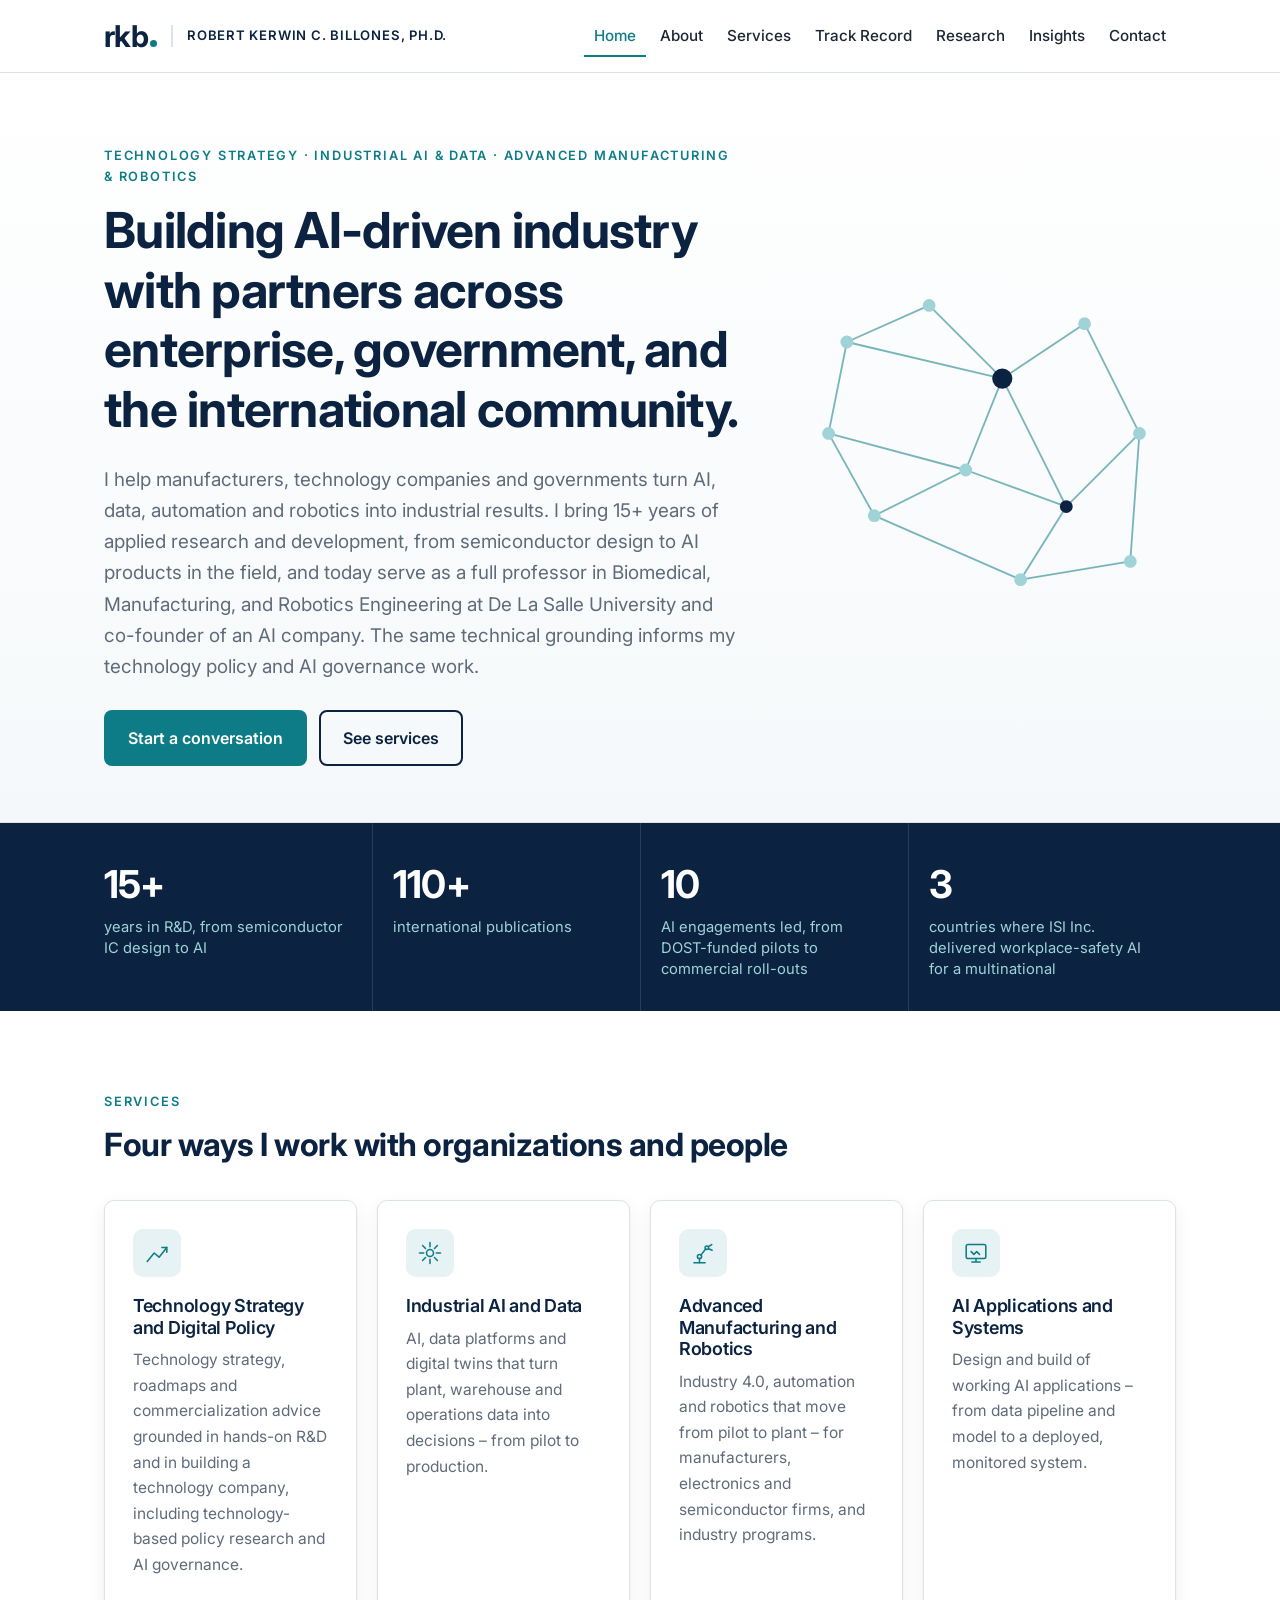
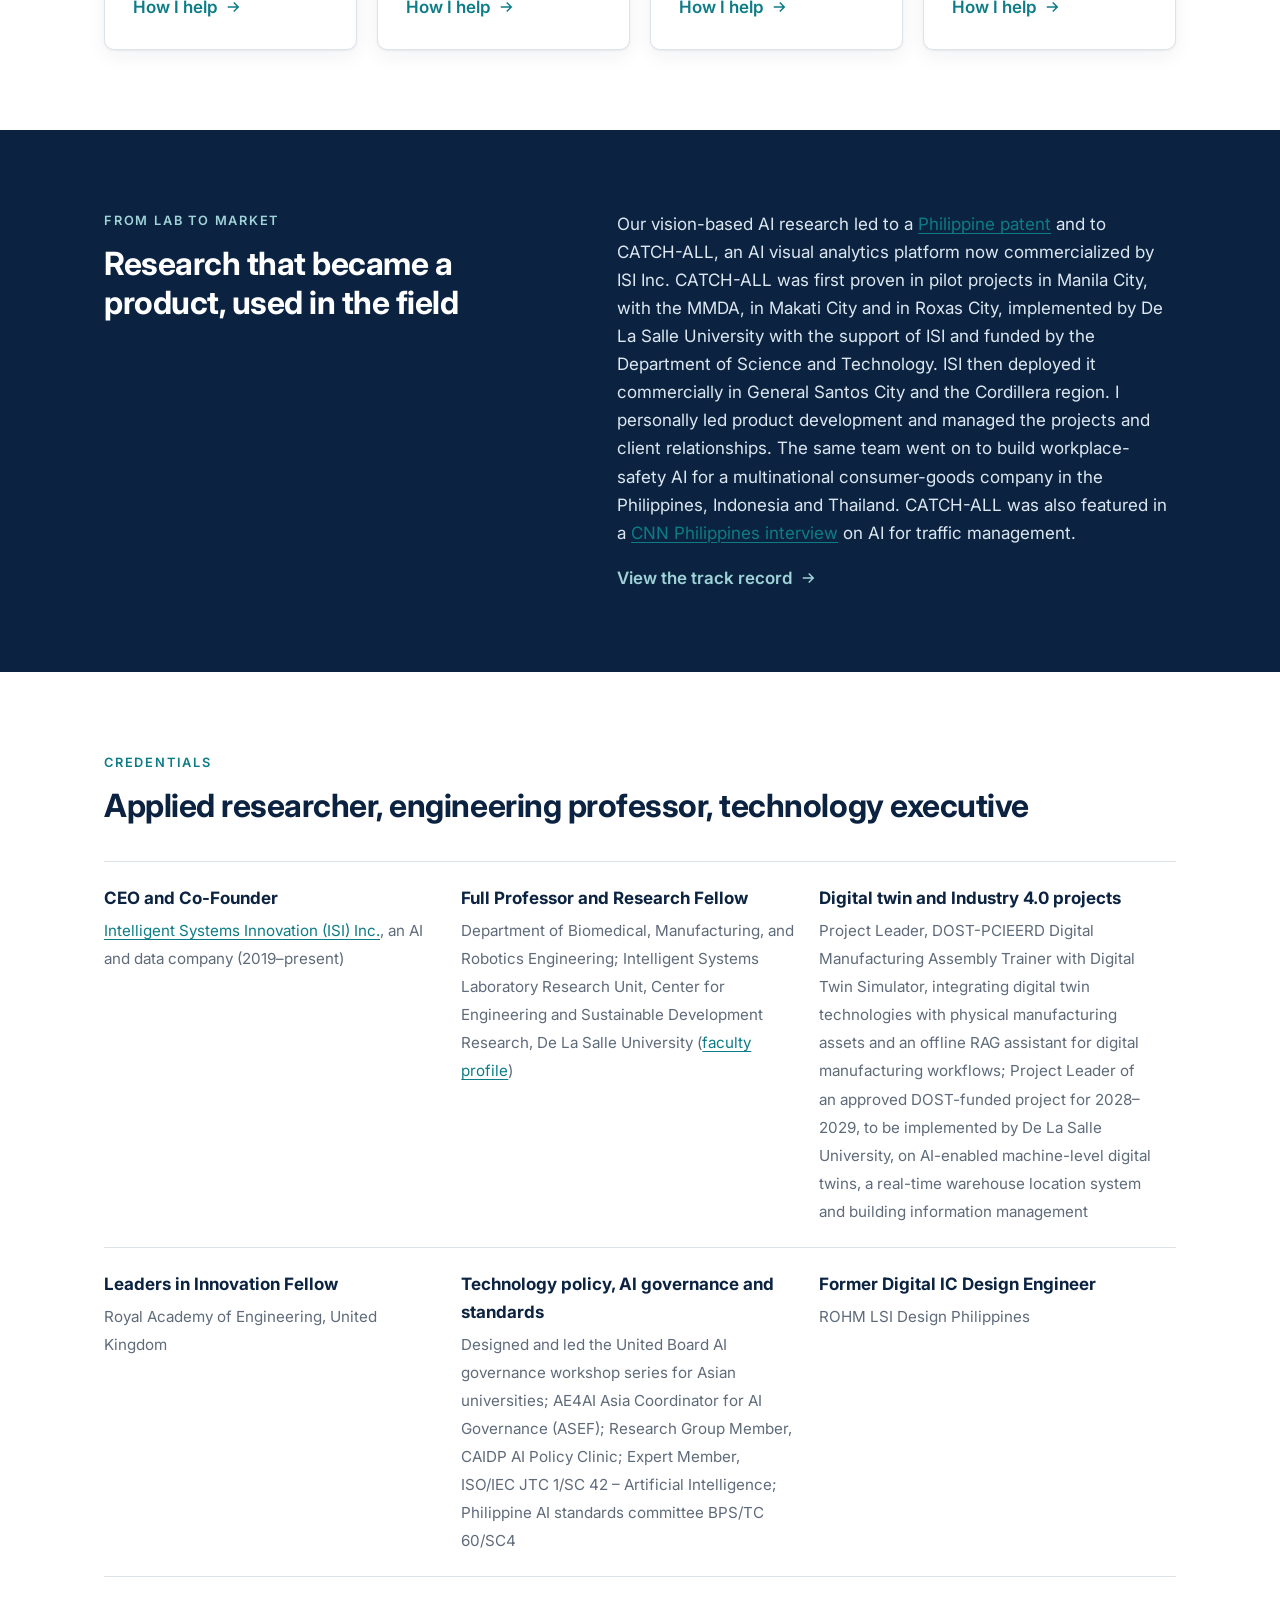
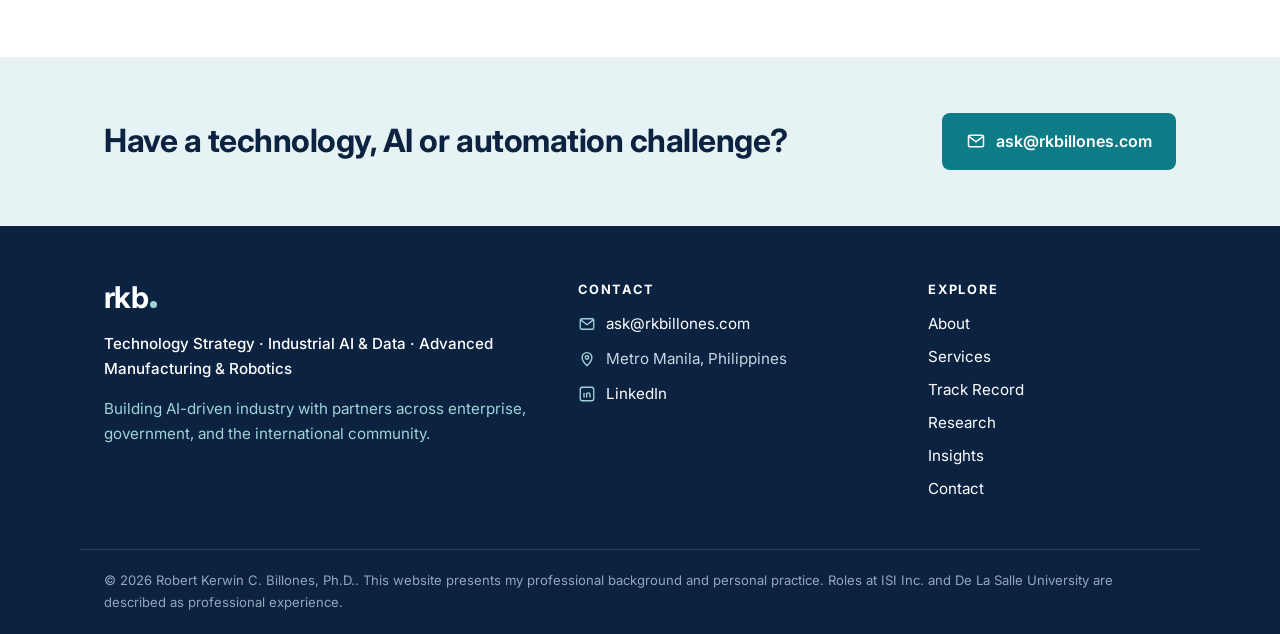
<file: index.html>
<!doctype html>
<html lang="en">
<head>
<meta charset="utf-8">
<meta name="viewport" content="width=device-width, initial-scale=1">
<title>Dr. Robert Kerwin C. Billones | Technology Strategy and Industrial AI</title>
<meta name="description" content="Dr. Robert Kerwin C. Billones: technology strategy, industrial AI, advanced manufacturing and AI systems. DLSU full professor and CEO of ISI Inc.">
<meta name="author" content="Robert Kerwin C. Billones, Ph.D.">
<link rel="canonical" href="https://rkbillones.com/">
<meta property="og:type" content="website">
<meta property="og:site_name" content="Dr. Robert Kerwin C. Billones">
<meta property="og:title" content="Dr. Robert Kerwin C. Billones | Technology Strategy and Industrial AI">
<meta property="og:description" content="Dr. Robert Kerwin C. Billones: technology strategy, industrial AI, advanced manufacturing and AI systems. DLSU full professor and CEO of ISI Inc.">
<meta property="og:url" content="https://rkbillones.com/">
<meta property="og:image" content="https://rkbillones.com/assets/og-image.png">
<meta name="twitter:title" content="Dr. Robert Kerwin C. Billones | Technology Strategy and Industrial AI">
<meta name="twitter:description" content="Dr. Robert Kerwin C. Billones: technology strategy, industrial AI, advanced manufacturing and AI systems. DLSU full professor and CEO of ISI Inc.">
<meta name="twitter:image" content="https://rkbillones.com/assets/og-image.png">
<meta name="twitter:card" content="summary_large_image">
<meta name="theme-color" content="#0B2341">
<link rel="icon" href="assets/favicon.svg" type="image/svg+xml">
<link rel="apple-touch-icon" href="assets/apple-touch-icon.png">
<link rel="preconnect" href="https://fonts.googleapis.com">
<link rel="preconnect" href="https://fonts.gstatic.com" crossorigin>
<link href="https://fonts.googleapis.com/css2?family=Inter:wght@400;500;600;700&display=swap" rel="stylesheet">
<link rel="stylesheet" href="css/style.css">
<script type="application/ld+json">{"@context": "https://schema.org", "@graph": [{"@type": "Person", "@id": "https://rkbillones.com/#person", "name": "Robert Kerwin C. Billones", "honorificPrefix": "Dr.", "honorificSuffix": "Ph.D.", "url": "https://rkbillones.com/", "image": "https://rkbillones.com/assets/photo.jpg", "email": "mailto:ask@rkbillones.com", "jobTitle": "Full Professor; CEO and Co-Founder", "worksFor": [{"@type": "CollegeOrUniversity", "name": "De La Salle University"}, {"@type": "Organization", "name": "Intelligent Systems Innovation (ISI) Inc.", "url": "https://isinnovation.com.ph/"}], "alumniOf": [{"@type": "CollegeOrUniversity", "name": "De La Salle University"}, {"@type": "CollegeOrUniversity", "name": "Bulacan State University"}], "knowsAbout": ["Technology strategy", "Industrial AI", "Digital twins", "Advanced manufacturing", "Robotics", "AI governance", "Computer vision"], "address": {"@type": "PostalAddress", "addressLocality": "Metro Manila", "addressCountry": "PH"}, "sameAs": ["https://old.dlsu.edu.ph/colleges/gcoe/academic-departments/manufacturing-engineering-management/faculty-profile/robert-billones/", "https://www.linkedin.com/in/robert-kerwin-billones-70526b146", "https://orcid.org/0009-0006-6923-953X", "https://scholar.google.com/citations?hl=en&user=fT3X9toAAAAJ", "https://www.scopus.com/pages/authors/56771397100", "https://www.researchgate.net/profile/Robert-Kerwin-Billones", "https://dlsu.academia.edu/RobertKerwinBillones"]}, {"@type": "WebSite", "@id": "https://rkbillones.com/#website", "url": "https://rkbillones.com/", "name": "Dr. Robert Kerwin C. Billones", "publisher": {"@id": "https://rkbillones.com/#person"}}]}</script>
</head>
<body>
<a class="skip" href="#main">Skip to content</a>
<header class="site-header">
  <div class="wrap header-inner">
    <a class="brand" href="index.html"><span class="logo " aria-label="rkb."><span class="logo-word">rkb</span><span class="logo-dot"></span></span><span class="brand-name">Robert Kerwin C. Billones, Ph.D.</span></a>
    <button class="nav-toggle" aria-expanded="false" aria-controls="site-nav"><span></span><span></span><span></span><span class="sr">Menu</span></button>
    <nav id="site-nav" class="site-nav" aria-label="Main"><ul><li><a href="index.html" aria-current="page">Home</a></li><li><a href="about.html">About</a></li><li><a href="services.html">Services</a></li><li><a href="track-record.html">Track Record</a></li><li><a href="research.html">Research</a></li><li><a href="insights.html">Insights</a></li><li><a href="contact.html">Contact</a></li></ul></nav>
  </div>
</header>
<main id="main">

<section class="hero">
  <div class="wrap hero-grid">
    <div>
      <p class="eyebrow">Technology Strategy · Industrial AI &amp; Data · Advanced Manufacturing &amp; Robotics</p>
      <h1>Building AI-driven industry with partners across enterprise, government, and the international community.</h1>
      <p class="lead">I help manufacturers, technology companies and governments turn AI, data, automation and robotics into industrial results. I bring 15+ years of applied research and development, from semiconductor design to AI products in the field, and today serve as a full professor in Biomedical, Manufacturing, and Robotics Engineering at De La Salle University and co-founder of an AI company. The same technical grounding informs my technology policy and AI governance work.</p>
      <div class="actions">
        <a class="btn btn-primary" href="contact.html">Start a conversation</a>
        <a class="btn btn-ghost" href="services.html">See services</a>
      </div>
    </div>
    <div class="hero-art"><svg class="network" viewBox="0 0 420 380" aria-hidden="true"><g class="edges"><line x1="60" y1="70" x2="150" y2="30"/><line x1="150" y1="30" x2="230" y2="110"/><line x1="230" y1="110" x2="320" y2="50"/><line x1="320" y1="50" x2="380" y2="170"/><line x1="230" y1="110" x2="190" y2="210"/><line x1="380" y1="170" x2="300" y2="250"/><line x1="300" y1="250" x2="190" y2="210"/><line x1="190" y1="210" x2="90" y2="260"/><line x1="90" y1="260" x2="40" y2="170"/><line x1="40" y1="170" x2="60" y2="70"/><line x1="60" y1="70" x2="230" y2="110"/><line x1="190" y1="210" x2="40" y2="170"/><line x1="300" y1="250" x2="250" y2="330"/><line x1="250" y1="330" x2="370" y2="310"/><line x1="380" y1="170" x2="370" y2="310"/><line x1="230" y1="110" x2="300" y2="250"/><line x1="90" y1="260" x2="250" y2="330"/></g><g class="nodes"><circle cx="60" cy="70" r="7" class=""/><circle cx="150" cy="30" r="7" class=""/><circle cx="230" cy="110" r="11" class="hub"/><circle cx="320" cy="50" r="7" class=""/><circle cx="380" cy="170" r="7" class=""/><circle cx="300" cy="250" r="7" class="hub"/><circle cx="190" cy="210" r="7" class=""/><circle cx="90" cy="260" r="7" class=""/><circle cx="40" cy="170" r="7" class=""/><circle cx="250" cy="330" r="7" class=""/><circle cx="370" cy="310" r="7" class=""/></g></svg></div>
  </div>
</section>

<section class="stats" aria-label="At a glance">
  <div class="wrap stats-grid">
    <div class="stat"><span class="stat-n">15+</span><span class="stat-l">years in R&amp;D, from semiconductor IC design to AI</span></div><div class="stat"><span class="stat-n">110+</span><span class="stat-l">international publications</span></div><div class="stat"><span class="stat-n">10</span><span class="stat-l">AI engagements led, from DOST-funded pilots to commercial roll-outs</span></div><div class="stat"><span class="stat-n">3</span><span class="stat-l">countries where ISI Inc. delivered workplace-safety AI for a multinational</span></div>
  </div>
</section>

<section class="section">
  <div class="wrap">
    <div class="section-head">
      <p class="eyebrow">Services</p>
      <h2>Four ways I work with organizations and people</h2>
    </div>
    <div class="grid-4"><article class="card svc">
  <div class="svc-icon"><svg viewBox="0 0 40 40" aria-hidden="true"><path d="M6 32 16 20l7 6 11-14"/><path d="M27 12h7v7"/></svg></div>
  <h3>Technology Strategy and Digital Policy</h3>
  <p>Technology strategy, roadmaps and commercialization advice grounded in hands-on R&amp;D and in building a technology company, including technology-based policy research and AI governance.</p>
  <a class="more" href="services.html#str">How I help <svg viewBox="0 0 24 24" aria-hidden="true"><path d="M5 12h14M13 6l6 6-6 6"/></svg></a>
</article>
<article class="card svc">
  <div class="svc-icon"><svg viewBox="0 0 40 40" aria-hidden="true"><circle cx="20" cy="20" r="5"/><path d="M20 5v6M20 29v6M5 20h6M29 20h6M9.4 9.4l4.2 4.2M26.4 26.4l4.2 4.2M9.4 30.6l4.2-4.2M26.4 13.6l4.2-4.2"/></svg></div>
  <h3>Industrial AI and Data</h3>
  <p>AI, data platforms and digital twins that turn plant, warehouse and operations data into decisions – from pilot to production.</p>
  <a class="more" href="services.html#iai">How I help <svg viewBox="0 0 24 24" aria-hidden="true"><path d="M5 12h14M13 6l6 6-6 6"/></svg></a>
</article>
<article class="card svc">
  <div class="svc-icon"><svg viewBox="0 0 40 40" aria-hidden="true"><path d="M7 34h16"/><path d="M15 34v-6"/><circle cx="15" cy="25" r="3"/><path d="m17 23 7-9"/><circle cx="25.5" cy="12.5" r="2.5"/><path d="m27.5 11 5-3M28 14l5 2"/></svg></div>
  <h3>Advanced Manufacturing and Robotics</h3>
  <p>Industry 4.0, automation and robotics that move from pilot to plant – for manufacturers, electronics and semiconductor firms, and industry programs.</p>
  <a class="more" href="services.html#amr">How I help <svg viewBox="0 0 24 24" aria-hidden="true"><path d="M5 12h14M13 6l6 6-6 6"/></svg></a>
</article>
<article class="card svc">
  <div class="svc-icon"><svg viewBox="0 0 40 40" aria-hidden="true"><rect x="6" y="8" width="28" height="20" rx="2.5"/><path d="M14 33h12M20 28v5M13 18l4 4 4-4 4 4"/></svg></div>
  <h3>AI Applications and Systems</h3>
  <p>Design and build of working AI applications – from data pipeline and model to a deployed, monitored system.</p>
  <a class="more" href="services.html#ais">How I help <svg viewBox="0 0 24 24" aria-hidden="true"><path d="M5 12h14M13 6l6 6-6 6"/></svg></a>
</article></div>
  </div>
</section>

<section class="section band">
  <div class="wrap split">
    <div>
      <p class="eyebrow eyebrow-light">From lab to market</p>
      <h2>Research that became a product, used in the field</h2>
    </div>
    <div>
      <p>Our vision-based AI research led to a <a href="https://onlineservices.ipophil.gov.ph/patgazette/IPASJournal/V29N15_INV_2nd.pdf" rel="noopener">Philippine patent</a> and to CATCH-ALL, an AI visual analytics platform now commercialized by ISI Inc. CATCH-ALL was first proven in pilot projects in Manila City, with the MMDA, in Makati City and in Roxas City, implemented by De La Salle University with the support of ISI and funded by the Department of Science and Technology. ISI then deployed it commercially in General Santos City and the Cordillera region. I personally led product development and managed the projects and client relationships. The same team went on to build workplace-safety AI for a multinational consumer-goods company in the Philippines, Indonesia and Thailand. CATCH-ALL was also featured in a <a href="https://www.linkedin.com/posts/robert-kerwin-billones-70526b146_ai-smartcity-trafficmanagement-ugcPost-7117834275403567104-dtJp/" rel="noopener">CNN Philippines interview</a> on AI for traffic management.</p>
      <a class="more more-light" href="track-record.html">View the track record <svg viewBox="0 0 24 24" aria-hidden="true"><path d="M5 12h14M13 6l6 6-6 6"/></svg></a>
    </div>
  </div>
</section>

<section class="section">
  <div class="wrap">
    <div class="section-head">
      <p class="eyebrow">Credentials</p>
      <h2>Applied researcher, engineering professor, technology executive</h2>
    </div>
    <ul class="cred-grid">
      <li><strong>CEO and Co-Founder</strong><span><a href="https://isinnovation.com.ph/" rel="noopener">Intelligent Systems Innovation (ISI) Inc.</a>, an AI and data company (2019–present)</span></li>
      <li><strong>Full Professor and Research Fellow</strong><span>Department of Biomedical, Manufacturing, and Robotics Engineering; Intelligent Systems Laboratory Research Unit, Center for Engineering and Sustainable Development Research, De La Salle University (<a href="https://old.dlsu.edu.ph/colleges/gcoe/academic-departments/manufacturing-engineering-management/faculty-profile/robert-billones/" rel="noopener">faculty profile</a>)</span></li>
      <li><strong>Digital twin and Industry 4.0 projects</strong><span>Project Leader, DOST-PCIEERD Digital Manufacturing Assembly Trainer with Digital Twin Simulator, integrating digital twin technologies with physical manufacturing assets and an offline RAG assistant for digital manufacturing workflows; Project Leader of an approved DOST-funded project for 2028–2029, to be implemented by De La Salle University, on AI-enabled machine-level digital twins, a real-time warehouse location system and building information management</span></li>
      <li><strong>Leaders in Innovation Fellow</strong><span>Royal Academy of Engineering, United Kingdom</span></li>
      <li><strong>Technology policy, AI governance and standards</strong><span>Designed and led the United Board AI governance workshop series for Asian universities; AE4AI Asia Coordinator for AI Governance (ASEF); Research Group Member, CAIDP AI Policy Clinic; Expert Member, ISO/IEC JTC 1/SC 42 – Artificial Intelligence; Philippine AI standards committee BPS/TC 60/SC4</span></li>
      <li><strong>Former Digital IC Design Engineer</strong><span>ROHM LSI Design Philippines</span></li>
    </ul>
  </div>
</section>

<section class="cta">
  <div class="wrap cta-inner">
    <h2>Have a technology, AI or automation challenge?</h2>
    <a class="btn btn-primary" href="mailto:ask@rkbillones.com"><svg viewBox="0 0 24 24" aria-hidden="true"><rect x="3" y="5" width="18" height="14" rx="2"/><path d="M3.5 6.5 12 13l8.5-6.5"/></svg> ask@rkbillones.com</a>
  </div>
</section>
</main>
<footer class="site-footer">
  <div class="wrap footer-grid">
    <div>
      <span class="logo logo-rev" aria-label="rkb."><span class="logo-word">rkb</span><span class="logo-dot"></span></span>
      <p class="footer-desc">Technology Strategy · Industrial AI &amp; Data · Advanced Manufacturing &amp; Robotics</p>
      <p class="footer-tag">Building AI-driven industry with partners across enterprise, government, and the international community.</p>
    </div>
    <div>
      <h2 class="footer-h">Contact</h2>
      <ul class="contact-list">
        <li><svg viewBox="0 0 24 24" aria-hidden="true"><rect x="3" y="5" width="18" height="14" rx="2"/><path d="M3.5 6.5 12 13l8.5-6.5"/></svg><a href="mailto:ask@rkbillones.com">ask@rkbillones.com</a></li>
        <li><svg viewBox="0 0 24 24" aria-hidden="true"><path d="M12 21s-6.5-6.2-6.5-11a6.5 6.5 0 0 1 13 0c0 4.8-6.5 11-6.5 11z"/><circle cx="12" cy="10" r="2.3"/></svg><span>Metro Manila, Philippines</span></li>
        <li><svg viewBox="0 0 24 24" aria-hidden="true"><rect x="3" y="3" width="18" height="18" rx="3"/><path d="M8 10.5v6M8 7.6v.1M11.5 16.5v-6M11.5 13c0-1.7 1-2.6 2.4-2.6s2.1.9 2.1 2.6v3.5"/></svg><a href="https://www.linkedin.com/in/robert-kerwin-billones-70526b146" rel="noopener">LinkedIn</a></li>
      </ul>
    </div>
    <div>
      <h2 class="footer-h">Explore</h2>
      <ul class="footer-nav"><li><a href="about.html">About</a></li><li><a href="services.html">Services</a></li><li><a href="track-record.html">Track Record</a></li><li><a href="research.html">Research</a></li><li><a href="insights.html">Insights</a></li><li><a href="contact.html">Contact</a></li></ul>
    </div>
  </div>
  <div class="wrap footer-base">
    <p>&copy; <span id="yr">2026</span> Robert Kerwin C. Billones, Ph.D.. This website presents my professional background and personal practice. Roles at ISI Inc. and De La Salle University are described as professional experience.</p>
  </div>
</footer>
<script>
(function(){var b=document.querySelector('.nav-toggle'),n=document.getElementById('site-nav');
b.addEventListener('click',function(){var o=n.classList.toggle('open');b.setAttribute('aria-expanded',o)});
document.getElementById('yr').textContent=new Date().getFullYear();})();
</script>
</body>
</html>
</file>
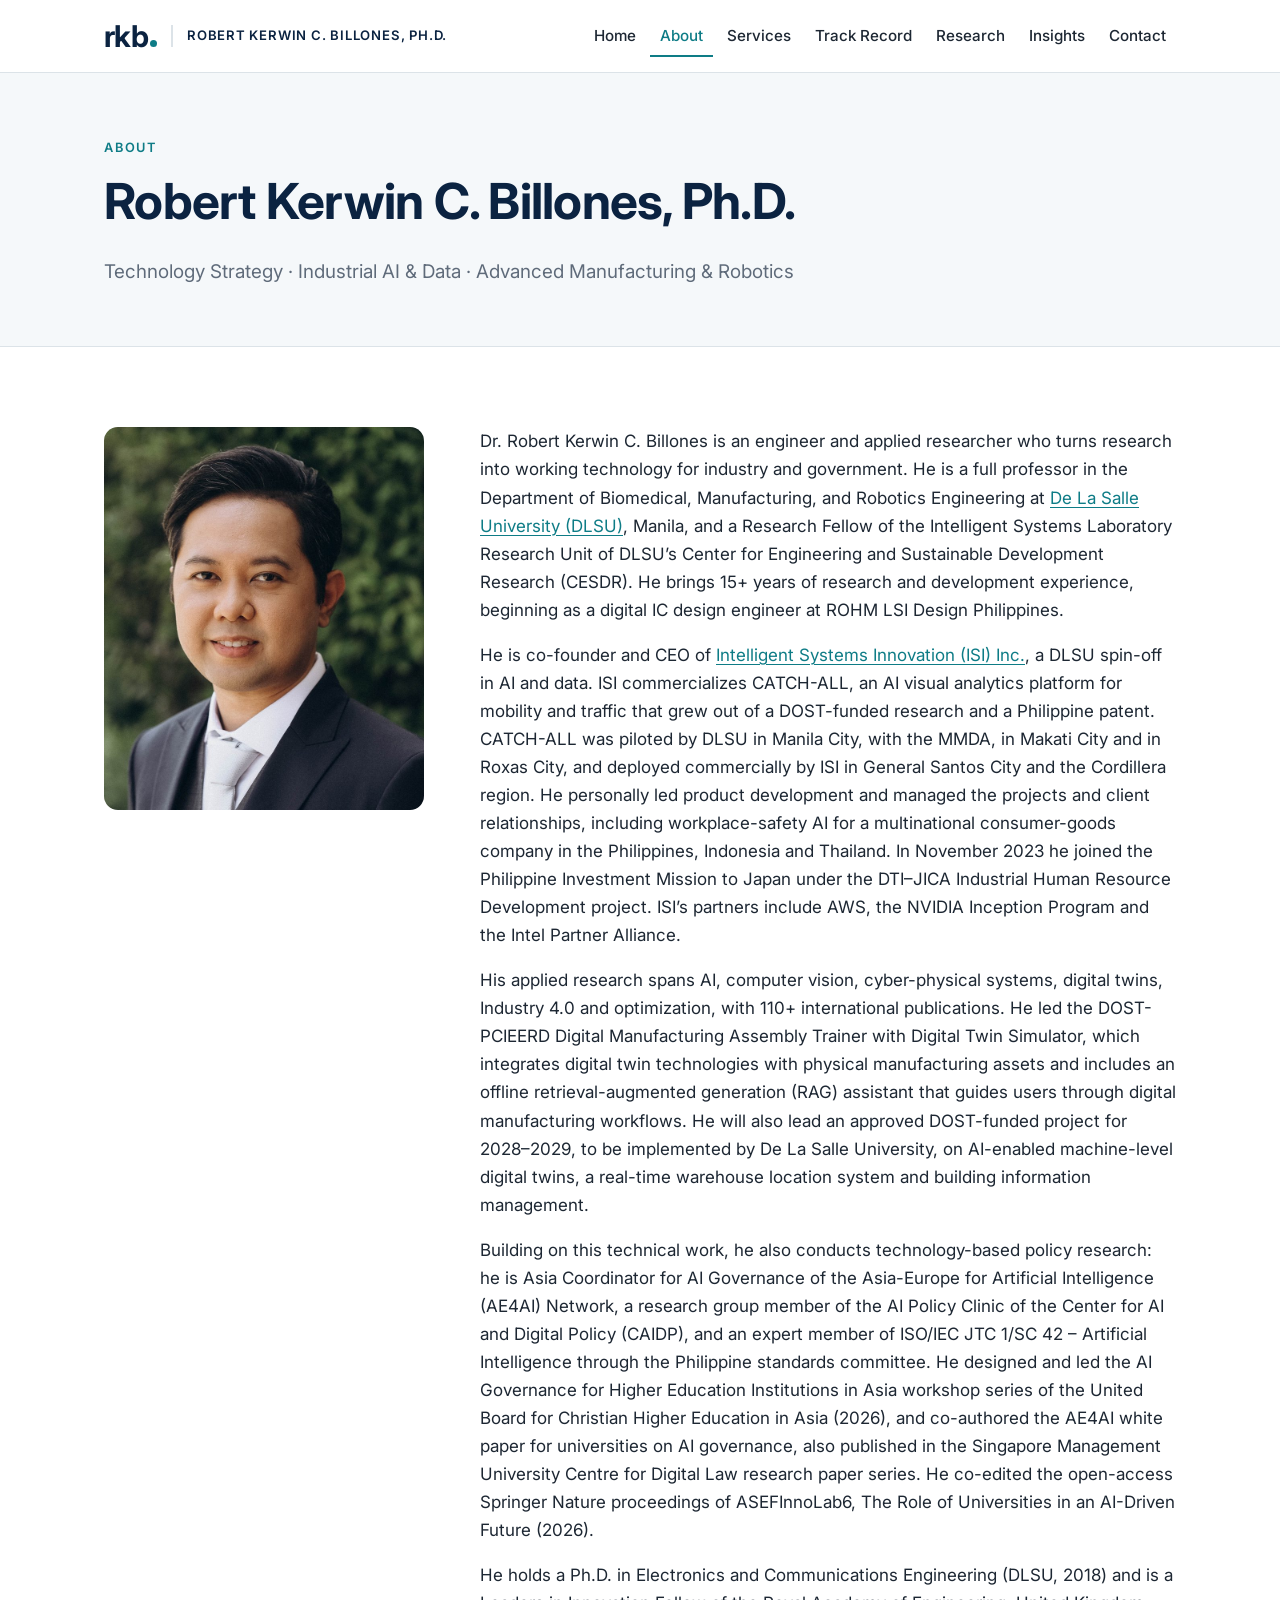
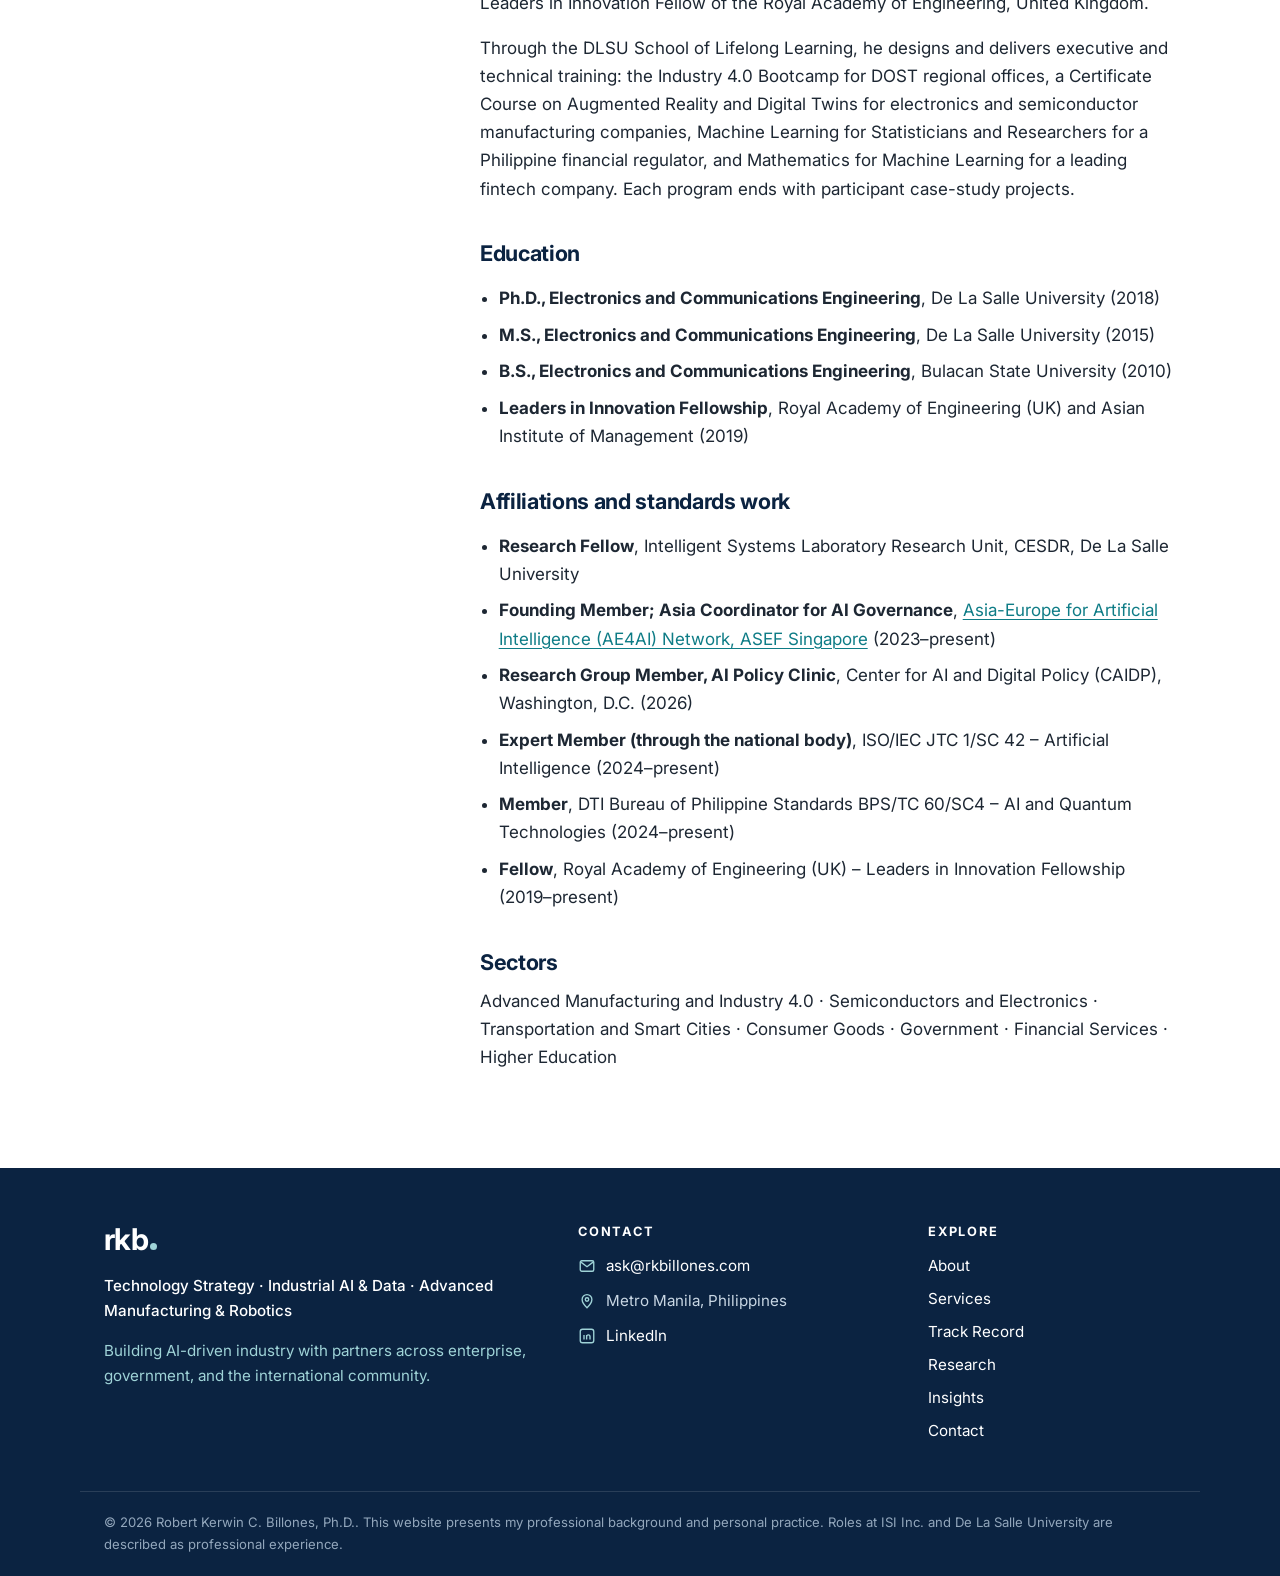
<file: about.html>
<!doctype html>
<html lang="en">
<head>
<meta charset="utf-8">
<meta name="viewport" content="width=device-width, initial-scale=1">
<title>About | Dr. Robert Kerwin C. Billones</title>
<meta name="description" content="Background, education and affiliations of Dr. Robert Kerwin C. Billones.">
<meta name="author" content="Robert Kerwin C. Billones, Ph.D.">
<link rel="canonical" href="https://rkbillones.com/about.html">
<meta property="og:type" content="website">
<meta property="og:site_name" content="Dr. Robert Kerwin C. Billones">
<meta property="og:title" content="About | Dr. Robert Kerwin C. Billones">
<meta property="og:description" content="Background, education and affiliations of Dr. Robert Kerwin C. Billones.">
<meta property="og:url" content="https://rkbillones.com/about.html">
<meta property="og:image" content="https://rkbillones.com/assets/og-image.png">
<meta name="twitter:title" content="About | Dr. Robert Kerwin C. Billones">
<meta name="twitter:description" content="Background, education and affiliations of Dr. Robert Kerwin C. Billones.">
<meta name="twitter:image" content="https://rkbillones.com/assets/og-image.png">
<meta name="twitter:card" content="summary_large_image">
<meta name="theme-color" content="#0B2341">
<link rel="icon" href="assets/favicon.svg" type="image/svg+xml">
<link rel="apple-touch-icon" href="assets/apple-touch-icon.png">
<link rel="preconnect" href="https://fonts.googleapis.com">
<link rel="preconnect" href="https://fonts.gstatic.com" crossorigin>
<link href="https://fonts.googleapis.com/css2?family=Inter:wght@400;500;600;700&display=swap" rel="stylesheet">
<link rel="stylesheet" href="css/style.css">
<script type="application/ld+json">{"@context": "https://schema.org", "@type": "ProfilePage", "url": "https://rkbillones.com/about.html", "mainEntity": {"@type": "Person", "@id": "https://rkbillones.com/#person", "name": "Robert Kerwin C. Billones", "honorificPrefix": "Dr.", "honorificSuffix": "Ph.D.", "url": "https://rkbillones.com/", "image": "https://rkbillones.com/assets/photo.jpg", "email": "mailto:ask@rkbillones.com", "jobTitle": "Full Professor; CEO and Co-Founder", "worksFor": [{"@type": "CollegeOrUniversity", "name": "De La Salle University"}, {"@type": "Organization", "name": "Intelligent Systems Innovation (ISI) Inc.", "url": "https://isinnovation.com.ph/"}], "alumniOf": [{"@type": "CollegeOrUniversity", "name": "De La Salle University"}, {"@type": "CollegeOrUniversity", "name": "Bulacan State University"}], "knowsAbout": ["Technology strategy", "Industrial AI", "Digital twins", "Advanced manufacturing", "Robotics", "AI governance", "Computer vision"], "address": {"@type": "PostalAddress", "addressLocality": "Metro Manila", "addressCountry": "PH"}, "sameAs": ["https://old.dlsu.edu.ph/colleges/gcoe/academic-departments/manufacturing-engineering-management/faculty-profile/robert-billones/", "https://www.linkedin.com/in/robert-kerwin-billones-70526b146", "https://orcid.org/0009-0006-6923-953X", "https://scholar.google.com/citations?hl=en&user=fT3X9toAAAAJ", "https://www.scopus.com/pages/authors/56771397100", "https://www.researchgate.net/profile/Robert-Kerwin-Billones", "https://dlsu.academia.edu/RobertKerwinBillones"]}}</script>
</head>
<body>
<a class="skip" href="#main">Skip to content</a>
<header class="site-header">
  <div class="wrap header-inner">
    <a class="brand" href="index.html"><span class="logo " aria-label="rkb."><span class="logo-word">rkb</span><span class="logo-dot"></span></span><span class="brand-name">Robert Kerwin C. Billones, Ph.D.</span></a>
    <button class="nav-toggle" aria-expanded="false" aria-controls="site-nav"><span></span><span></span><span></span><span class="sr">Menu</span></button>
    <nav id="site-nav" class="site-nav" aria-label="Main"><ul><li><a href="index.html">Home</a></li><li><a href="about.html" aria-current="page">About</a></li><li><a href="services.html">Services</a></li><li><a href="track-record.html">Track Record</a></li><li><a href="research.html">Research</a></li><li><a href="insights.html">Insights</a></li><li><a href="contact.html">Contact</a></li></ul></nav>
  </div>
</header>
<main id="main">

<section class="page-hero">
  <div class="wrap">
    <p class="eyebrow">About</p>
    <h1>Robert Kerwin C. Billones, Ph.D.</h1>
    <p class="lead">Technology Strategy · Industrial AI &amp; Data · Advanced Manufacturing &amp; Robotics</p>
  </div>
</section>
<section class="section">
  <div class="wrap about-grid">
    <figure class="portrait">
      <img src="assets/photo.jpg" alt="Dr. Robert Kerwin C. Billones" width="840" height="1004" loading="eager">
    </figure>
    <div class="prose">
      <p>Dr. Robert Kerwin C. Billones is an engineer and applied researcher who turns research into working technology for industry and government. He is a full professor in the Department of Biomedical, Manufacturing, and Robotics Engineering at <a href="https://old.dlsu.edu.ph/colleges/gcoe/academic-departments/manufacturing-engineering-management/faculty-profile/robert-billones/" rel="noopener">De La Salle University (DLSU)</a>, Manila, and a Research Fellow of the Intelligent Systems Laboratory Research Unit of DLSU’s Center for Engineering and Sustainable Development Research (CESDR). He brings 15+ years of research and development experience, beginning as a digital IC design engineer at ROHM LSI Design Philippines.</p><p>He is co-founder and CEO of <a href="https://isinnovation.com.ph/" rel="noopener">Intelligent Systems Innovation (ISI) Inc.</a>, a DLSU spin-off in AI and data. ISI commercializes CATCH-ALL, an AI visual analytics platform for mobility and traffic that grew out of a DOST-funded research and a Philippine patent. CATCH-ALL was piloted by DLSU in Manila City, with the MMDA, in Makati City and in Roxas City, and deployed commercially by ISI in General Santos City and the Cordillera region. He personally led product development and managed the projects and client relationships, including workplace-safety AI for a multinational consumer-goods company in the Philippines, Indonesia and Thailand. In November 2023 he joined the Philippine Investment Mission to Japan under the DTI–JICA Industrial Human Resource Development project. ISI’s partners include AWS, the NVIDIA Inception Program and the Intel Partner Alliance.</p><p>His applied research spans AI, computer vision, cyber-physical systems, digital twins, Industry 4.0 and optimization, with 110+ international publications. He led the DOST-PCIEERD Digital Manufacturing Assembly Trainer with Digital Twin Simulator, which integrates digital twin technologies with physical manufacturing assets and includes an offline retrieval-augmented generation (RAG) assistant that guides users through digital manufacturing workflows. He will also lead an approved DOST-funded project for 2028–2029, to be implemented by De La Salle University, on AI-enabled machine-level digital twins, a real-time warehouse location system and building information management.</p><p>Building on this technical work, he also conducts technology-based policy research: he is Asia Coordinator for AI Governance of the Asia-Europe for Artificial Intelligence (AE4AI) Network, a research group member of the AI Policy Clinic of the Center for AI and Digital Policy (CAIDP), and an expert member of ISO/IEC JTC 1/SC 42 – Artificial Intelligence through the Philippine standards committee. He designed and led the AI Governance for Higher Education Institutions in Asia workshop series of the United Board for Christian Higher Education in Asia (2026), and co-authored the AE4AI white paper for universities on AI governance, also published in the Singapore Management University Centre for Digital Law research paper series. He co-edited the open-access Springer Nature proceedings of ASEFInnoLab6, The Role of Universities in an AI-Driven Future (2026). </p><p>He holds a Ph.D. in Electronics and Communications Engineering (DLSU, 2018) and is a Leaders in Innovation Fellow of the Royal Academy of Engineering, United Kingdom.</p><p>Through the DLSU School of Lifelong Learning, he designs and delivers executive and technical training: the Industry 4.0 Bootcamp for DOST regional offices, a Certificate Course on Augmented Reality and Digital Twins for electronics and semiconductor manufacturing companies, Machine Learning for Statisticians and Researchers for a Philippine financial regulator, and Mathematics for Machine Learning for a leading fintech company. Each program ends with participant case-study projects.</p>
      <h2>Education</h2>
      <ul class="plain">
        <li><strong>Ph.D., Electronics and Communications Engineering</strong>, De La Salle University (2018)</li>
        <li><strong>M.S., Electronics and Communications Engineering</strong>, De La Salle University (2015)</li>
        <li><strong>B.S., Electronics and Communications Engineering</strong>, Bulacan State University (2010)</li>
        <li><strong>Leaders in Innovation Fellowship</strong>, Royal Academy of Engineering (UK) and Asian Institute of Management (2019)</li>
      </ul>
      <h2>Affiliations and standards work</h2>
      <ul class="plain"><li><strong>Research Fellow</strong>, Intelligent Systems Laboratory Research Unit, CESDR, De La Salle University</li><li><strong>Founding Member; Asia Coordinator for AI Governance</strong>, <a href="https://www.asiaeurope4ai.org/about-us" rel="noopener">Asia-Europe for Artificial Intelligence (AE4AI) Network, ASEF Singapore</a> (2023–present)</li><li><strong>Research Group Member, AI Policy Clinic</strong>, Center for AI and Digital Policy (CAIDP), Washington, D.C. (2026)</li><li><strong>Expert Member (through the national body)</strong>, ISO/IEC JTC 1/SC 42 – Artificial Intelligence (2024–present)</li><li><strong>Member</strong>, DTI Bureau of Philippine Standards BPS/TC 60/SC4 – AI and Quantum Technologies (2024–present)</li><li><strong>Fellow</strong>, Royal Academy of Engineering (UK) – Leaders in Innovation Fellowship (2019–present)</li></ul>
      <h2>Sectors</h2>
      <p>Advanced Manufacturing and Industry 4.0 · Semiconductors and Electronics · Transportation and Smart Cities · Consumer Goods · Government · Financial Services · Higher Education</p>
    </div>
  </div>
</section>
</main>
<footer class="site-footer">
  <div class="wrap footer-grid">
    <div>
      <span class="logo logo-rev" aria-label="rkb."><span class="logo-word">rkb</span><span class="logo-dot"></span></span>
      <p class="footer-desc">Technology Strategy · Industrial AI &amp; Data · Advanced Manufacturing &amp; Robotics</p>
      <p class="footer-tag">Building AI-driven industry with partners across enterprise, government, and the international community.</p>
    </div>
    <div>
      <h2 class="footer-h">Contact</h2>
      <ul class="contact-list">
        <li><svg viewBox="0 0 24 24" aria-hidden="true"><rect x="3" y="5" width="18" height="14" rx="2"/><path d="M3.5 6.5 12 13l8.5-6.5"/></svg><a href="mailto:ask@rkbillones.com">ask@rkbillones.com</a></li>
        <li><svg viewBox="0 0 24 24" aria-hidden="true"><path d="M12 21s-6.5-6.2-6.5-11a6.5 6.5 0 0 1 13 0c0 4.8-6.5 11-6.5 11z"/><circle cx="12" cy="10" r="2.3"/></svg><span>Metro Manila, Philippines</span></li>
        <li><svg viewBox="0 0 24 24" aria-hidden="true"><rect x="3" y="3" width="18" height="18" rx="3"/><path d="M8 10.5v6M8 7.6v.1M11.5 16.5v-6M11.5 13c0-1.7 1-2.6 2.4-2.6s2.1.9 2.1 2.6v3.5"/></svg><a href="https://www.linkedin.com/in/robert-kerwin-billones-70526b146" rel="noopener">LinkedIn</a></li>
      </ul>
    </div>
    <div>
      <h2 class="footer-h">Explore</h2>
      <ul class="footer-nav"><li><a href="about.html">About</a></li><li><a href="services.html">Services</a></li><li><a href="track-record.html">Track Record</a></li><li><a href="research.html">Research</a></li><li><a href="insights.html">Insights</a></li><li><a href="contact.html">Contact</a></li></ul>
    </div>
  </div>
  <div class="wrap footer-base">
    <p>&copy; <span id="yr">2026</span> Robert Kerwin C. Billones, Ph.D.. This website presents my professional background and personal practice. Roles at ISI Inc. and De La Salle University are described as professional experience.</p>
  </div>
</footer>
<script>
(function(){var b=document.querySelector('.nav-toggle'),n=document.getElementById('site-nav');
b.addEventListener('click',function(){var o=n.classList.toggle('open');b.setAttribute('aria-expanded',o)});
document.getElementById('yr').textContent=new Date().getFullYear();})();
</script>
</body>
</html>
</file>
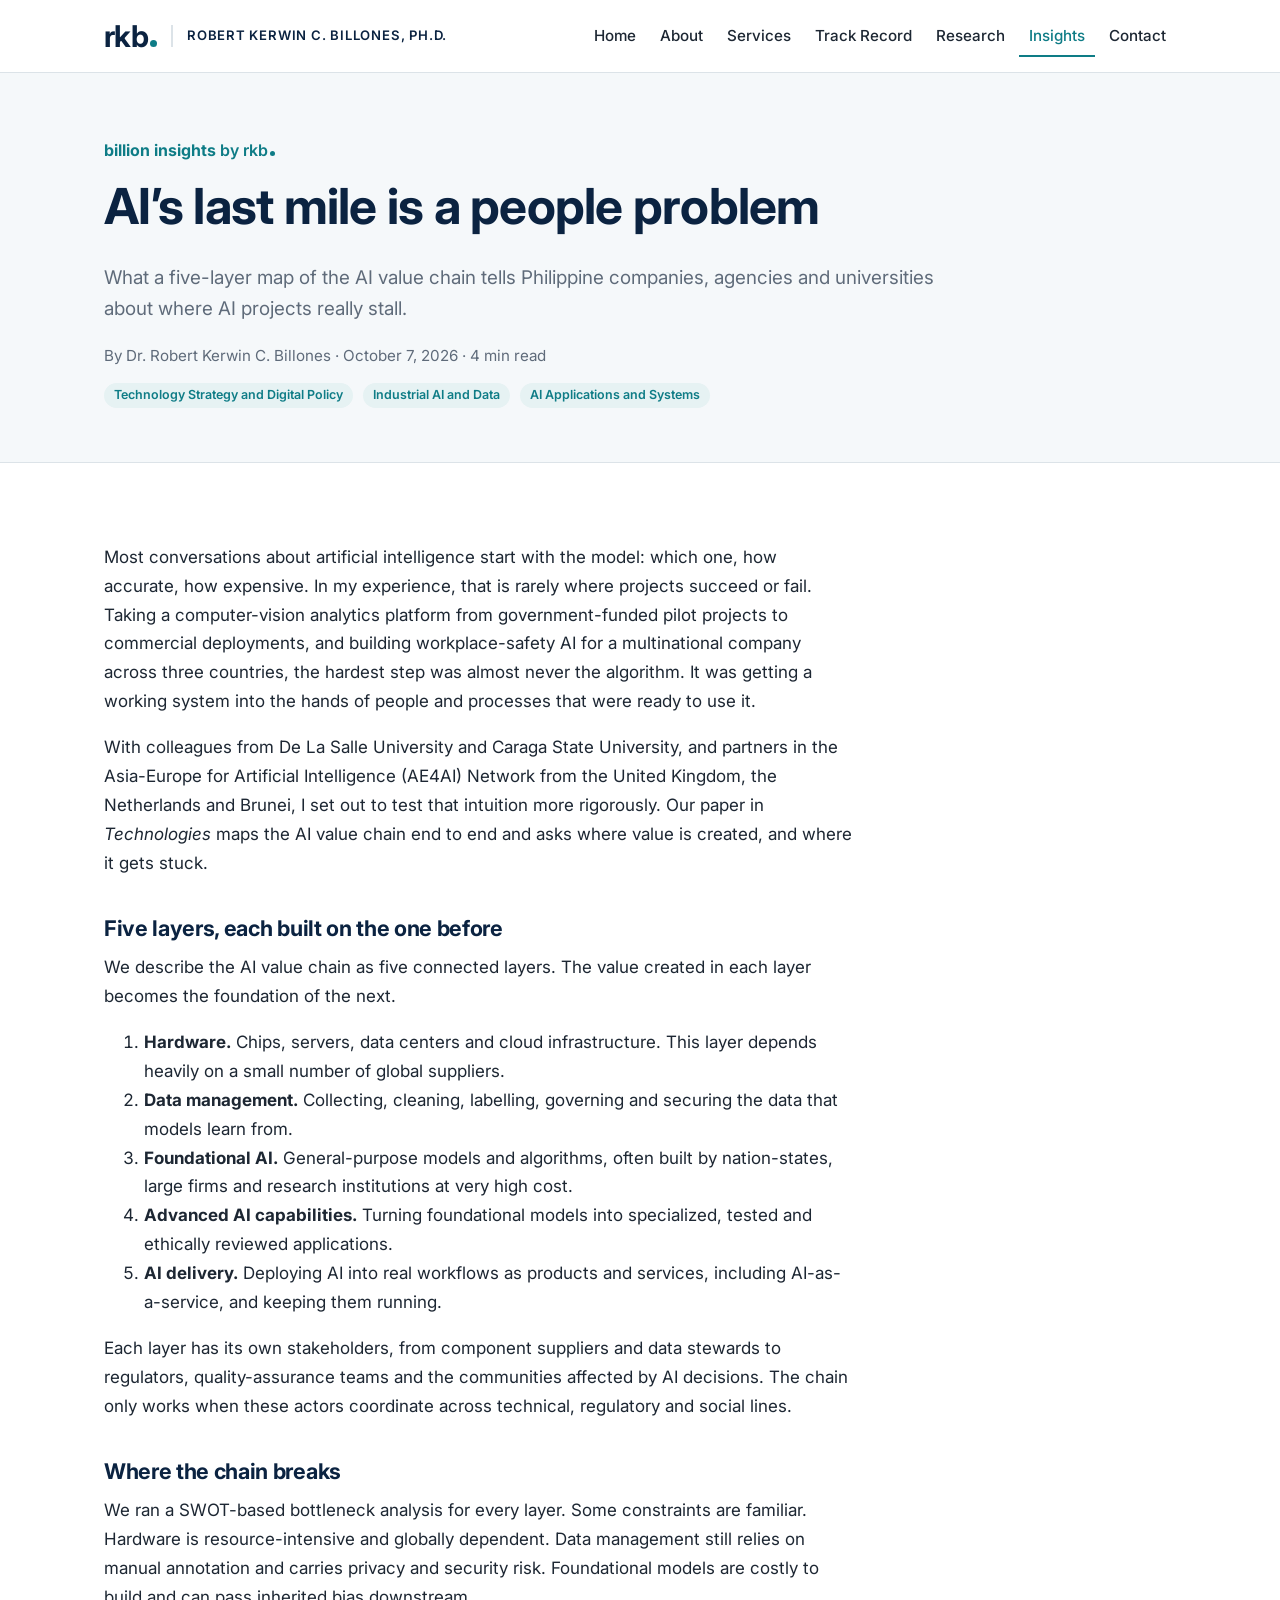
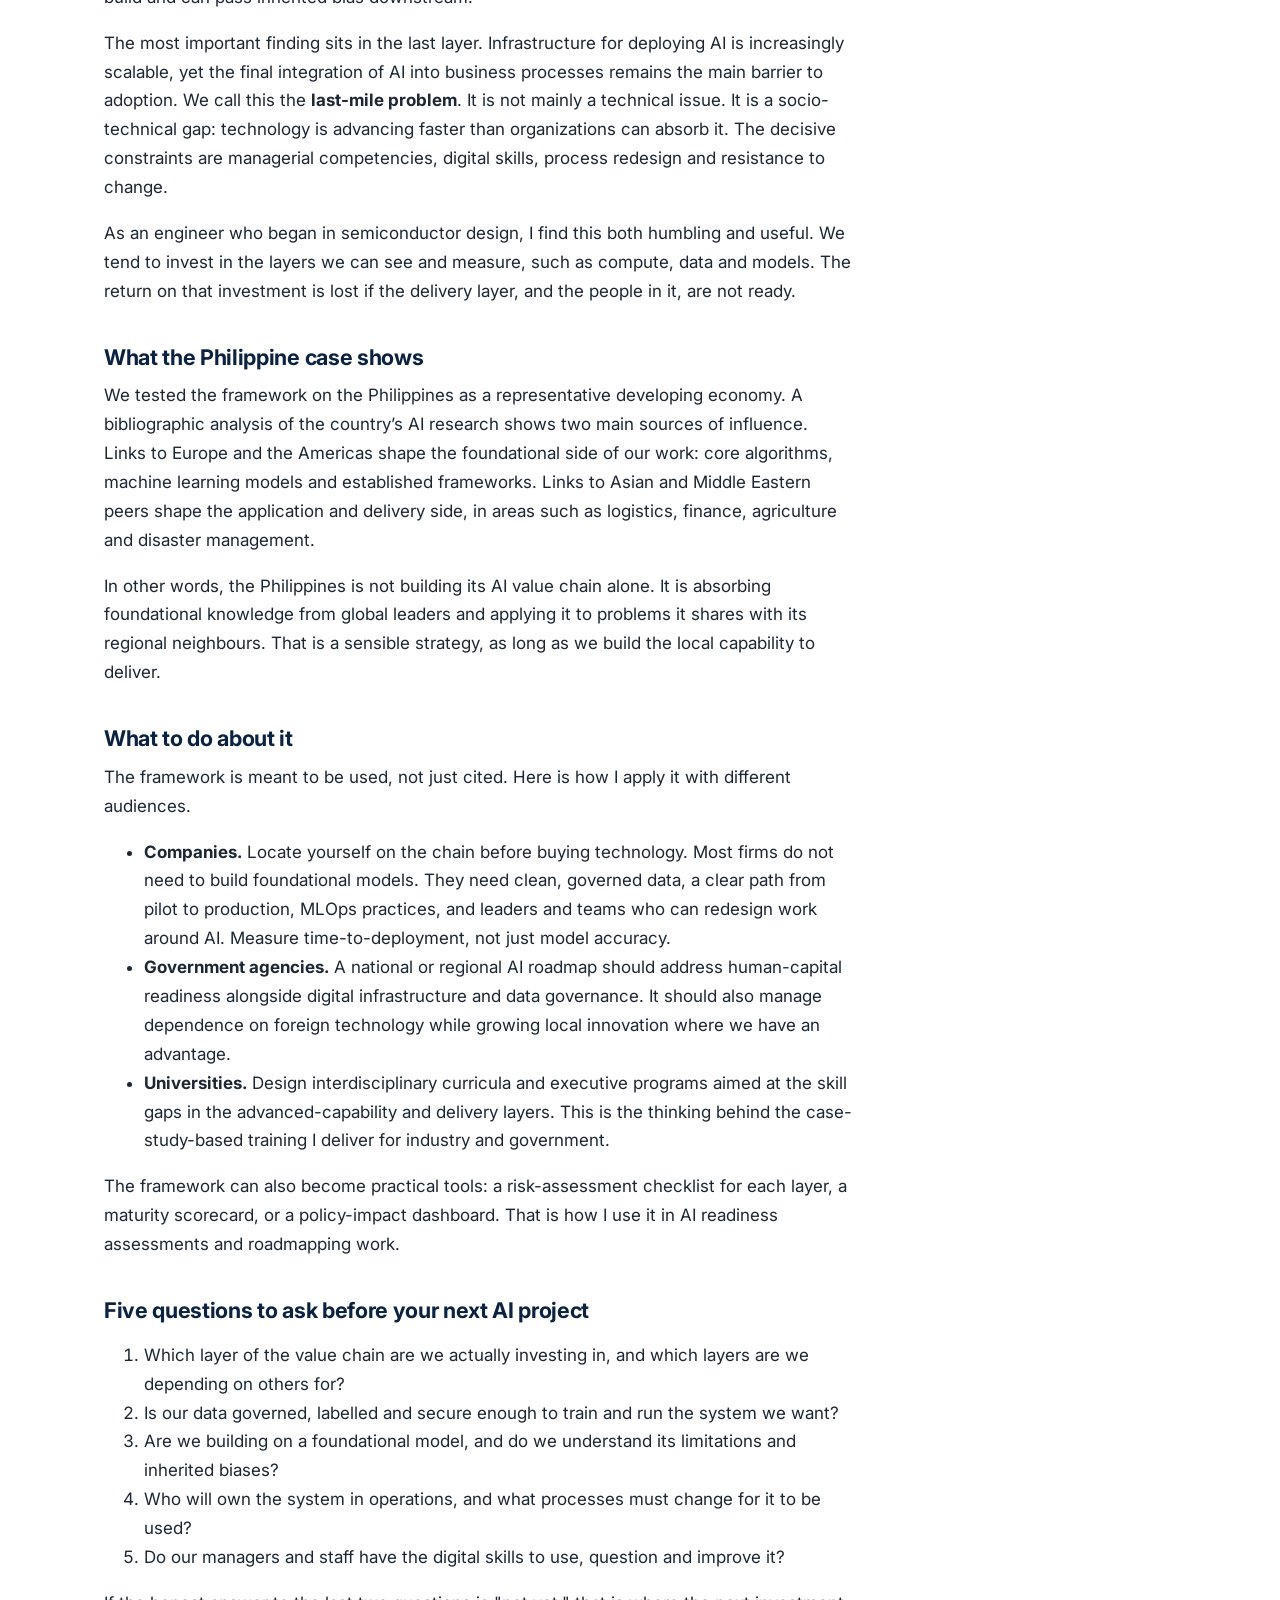
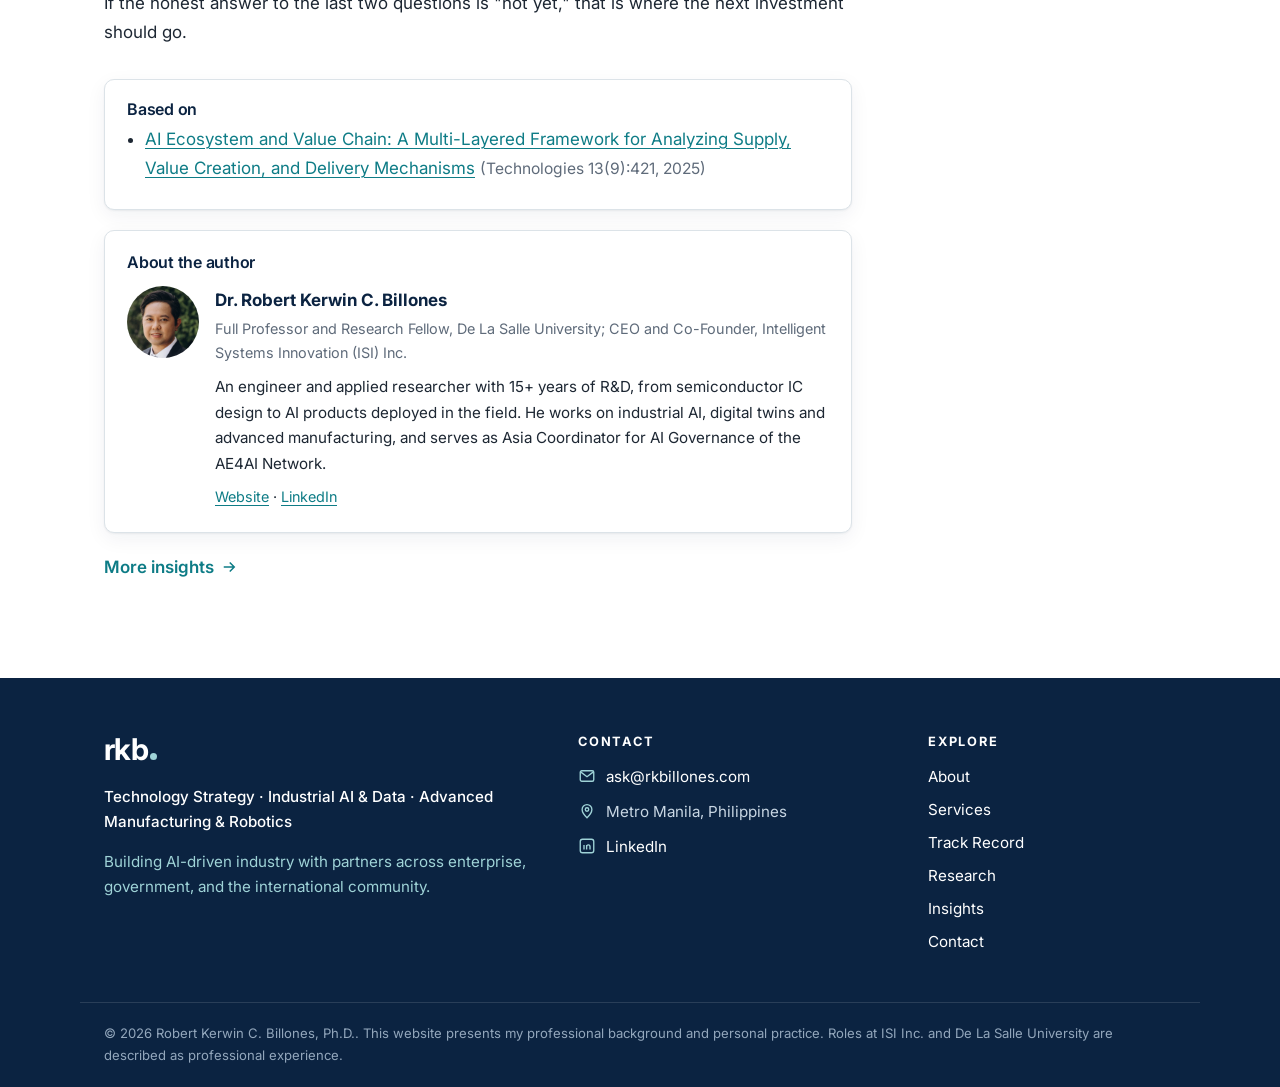
<file: ai-last-mile-is-a-people-problem.html>
<!doctype html>
<html lang="en">
<head>
<meta charset="utf-8">
<meta name="viewport" content="width=device-width, initial-scale=1">
<title>AI’s last mile is a people problem | billion insights</title>
<meta name="description" content="What a five-layer map of the AI value chain tells Philippine companies, agencies and universities about where AI projects really stall.">
<meta name="author" content="Robert Kerwin C. Billones, Ph.D.">
<link rel="canonical" href="https://rkbillones.com/ai-last-mile-is-a-people-problem.html">
<meta property="og:type" content="article">
<meta property="og:site_name" content="Dr. Robert Kerwin C. Billones">
<meta property="og:title" content="AI’s last mile is a people problem | billion insights">
<meta property="og:description" content="What a five-layer map of the AI value chain tells Philippine companies, agencies and universities about where AI projects really stall.">
<meta property="og:url" content="https://rkbillones.com/ai-last-mile-is-a-people-problem.html">
<meta property="og:image" content="https://rkbillones.com/assets/og/ai-last-mile-is-a-people-problem.png">
<meta name="twitter:title" content="AI’s last mile is a people problem | billion insights">
<meta name="twitter:description" content="What a five-layer map of the AI value chain tells Philippine companies, agencies and universities about where AI projects really stall.">
<meta name="twitter:image" content="https://rkbillones.com/assets/og/ai-last-mile-is-a-people-problem.png">
<meta name="twitter:card" content="summary_large_image">
<meta name="theme-color" content="#0B2341">
<link rel="icon" href="assets/favicon.svg" type="image/svg+xml">
<link rel="apple-touch-icon" href="assets/apple-touch-icon.png">
<link rel="preconnect" href="https://fonts.googleapis.com">
<link rel="preconnect" href="https://fonts.gstatic.com" crossorigin>
<link href="https://fonts.googleapis.com/css2?family=Inter:wght@400;500;600;700&display=swap" rel="stylesheet">
<link rel="stylesheet" href="css/style.css">
<script type="application/ld+json">{"@context": "https://schema.org", "@type": "BlogPosting", "headline": "AI’s last mile is a people problem", "description": "What a five-layer map of the AI value chain tells Philippine companies, agencies and universities about where AI projects really stall.", "datePublished": "2026-10-07", "dateModified": "2026-10-07", "url": "https://rkbillones.com/ai-last-mile-is-a-people-problem.html", "mainEntityOfPage": "https://rkbillones.com/ai-last-mile-is-a-people-problem.html", "image": "https://rkbillones.com/assets/og/ai-last-mile-is-a-people-problem.png", "author": [{"@type": "Person", "@id": "https://rkbillones.com/#person", "name": "Robert Kerwin C. Billones", "honorificPrefix": "Dr.", "honorificSuffix": "Ph.D.", "url": "https://rkbillones.com/", "image": "https://rkbillones.com/assets/photo.jpg", "email": "mailto:ask@rkbillones.com", "jobTitle": "Full Professor; CEO and Co-Founder", "worksFor": [{"@type": "CollegeOrUniversity", "name": "De La Salle University"}, {"@type": "Organization", "name": "Intelligent Systems Innovation (ISI) Inc.", "url": "https://isinnovation.com.ph/"}], "alumniOf": [{"@type": "CollegeOrUniversity", "name": "De La Salle University"}, {"@type": "CollegeOrUniversity", "name": "Bulacan State University"}], "knowsAbout": ["Technology strategy", "Industrial AI", "Digital twins", "Advanced manufacturing", "Robotics", "AI governance", "Computer vision"], "address": {"@type": "PostalAddress", "addressLocality": "Metro Manila", "addressCountry": "PH"}, "sameAs": ["https://old.dlsu.edu.ph/colleges/gcoe/academic-departments/manufacturing-engineering-management/faculty-profile/robert-billones/", "https://www.linkedin.com/in/robert-kerwin-billones-70526b146", "https://orcid.org/0009-0006-6923-953X", "https://scholar.google.com/citations?hl=en&user=fT3X9toAAAAJ", "https://www.scopus.com/pages/authors/56771397100", "https://www.researchgate.net/profile/Robert-Kerwin-Billones", "https://dlsu.academia.edu/RobertKerwinBillones"]}], "wordCount": 866, "publisher": {"@type": "Person", "name": "Robert Kerwin C. Billones", "url": "https://rkbillones.com/"}, "isPartOf": {"@type": "Blog", "name": "billion insights by rkb.", "url": "https://rkbillones.com/insights.html"}, "keywords": ["Technology Strategy and Digital Policy", "Industrial AI and Data", "AI Applications and Systems"], "citation": ["https://doi.org/10.3390/technologies13090421"], "inLanguage": "en"}</script>
<meta property="article:published_time" content="2026-10-07">
<meta property="article:author" content="Dr. Robert Kerwin C. Billones">
</head>
<body>
<a class="skip" href="#main">Skip to content</a>
<header class="site-header">
  <div class="wrap header-inner">
    <a class="brand" href="index.html"><span class="logo " aria-label="rkb."><span class="logo-word">rkb</span><span class="logo-dot"></span></span><span class="brand-name">Robert Kerwin C. Billones, Ph.D.</span></a>
    <button class="nav-toggle" aria-expanded="false" aria-controls="site-nav"><span></span><span></span><span></span><span class="sr">Menu</span></button>
    <nav id="site-nav" class="site-nav" aria-label="Main"><ul><li><a href="index.html">Home</a></li><li><a href="about.html">About</a></li><li><a href="services.html">Services</a></li><li><a href="track-record.html">Track Record</a></li><li><a href="research.html">Research</a></li><li><a href="insights.html" aria-current="page">Insights</a></li><li><a href="contact.html">Contact</a></li></ul></nav>
  </div>
</header>
<main id="main">

<section class="page-hero">
  <div class="wrap">
    <p class="eyebrow"><a href="insights.html" class="bi-mark bi-sm" aria-label="billion insights by rkb.">billion insights&nbsp;<span class="bi-by">by rkb</span><span class="bi-dot"></span></a></p>
    <h1>AI’s last mile is a people problem</h1>
    <p class="lead">What a five-layer map of the AI value chain tells Philippine companies, agencies and universities about where AI projects really stall.</p>
    <p class="byline">By Dr. Robert Kerwin C. Billones · <time>October 7, 2026</time> · 4 min read<span class="views-sep" hidden> · </span><span class="views" data-views="ai-last-mile-is-a-people-problem" data-mode="hit" hidden></span></p>
    <p class="bi-meta"><a class="tag" href="insights.html#str">Technology Strategy and Digital Policy</a><a class="tag" href="insights.html#iai">Industrial AI and Data</a><a class="tag" href="insights.html#ais">AI Applications and Systems</a></p>
  </div>
</section>
<section class="section">
  <div class="wrap">
    <article class="prose article">
<p>Most conversations about artificial intelligence start with the model: which one, how accurate, how expensive. In my experience, that is rarely where projects succeed or fail. Taking a computer-vision analytics platform from government-funded pilot projects to commercial deployments, and building workplace-safety AI for a multinational company across three countries, the hardest step was almost never the algorithm. It was getting a working system into the hands of people and processes that were ready to use it.</p>
<p>With colleagues from De La Salle University and Caraga State University, and partners in the Asia-Europe for Artificial Intelligence (AE4AI) Network from the United Kingdom, the Netherlands and Brunei, I set out to test that intuition more rigorously. Our paper in <em>Technologies</em> maps the AI value chain end to end and asks where value is created, and where it gets stuck.</p>

<h2>Five layers, each built on the one before</h2>
<p>We describe the AI value chain as five connected layers. The value created in each layer becomes the foundation of the next.</p>
<ol>
  <li><strong>Hardware.</strong> Chips, servers, data centers and cloud infrastructure. This layer depends heavily on a small number of global suppliers.</li>
  <li><strong>Data management.</strong> Collecting, cleaning, labelling, governing and securing the data that models learn from.</li>
  <li><strong>Foundational AI.</strong> General-purpose models and algorithms, often built by nation-states, large firms and research institutions at very high cost.</li>
  <li><strong>Advanced AI capabilities.</strong> Turning foundational models into specialized, tested and ethically reviewed applications.</li>
  <li><strong>AI delivery.</strong> Deploying AI into real workflows as products and services, including AI-as-a-service, and keeping them running.</li>
</ol>
<p>Each layer has its own stakeholders, from component suppliers and data stewards to regulators, quality-assurance teams and the communities affected by AI decisions. The chain only works when these actors coordinate across technical, regulatory and social lines.</p>

<h2>Where the chain breaks</h2>
<p>We ran a SWOT-based bottleneck analysis for every layer. Some constraints are familiar. Hardware is resource-intensive and globally dependent. Data management still relies on manual annotation and carries privacy and security risk. Foundational models are costly to build and can pass inherited bias downstream.</p>
<p>The most important finding sits in the last layer. Infrastructure for deploying AI is increasingly scalable, yet the final integration of AI into business processes remains the main barrier to adoption. We call this the <strong>last-mile problem</strong>. It is not mainly a technical issue. It is a socio-technical gap: technology is advancing faster than organizations can absorb it. The decisive constraints are managerial competencies, digital skills, process redesign and resistance to change.</p>
<p>As an engineer who began in semiconductor design, I find this both humbling and useful. We tend to invest in the layers we can see and measure, such as compute, data and models. The return on that investment is lost if the delivery layer, and the people in it, are not ready.</p>

<h2>What the Philippine case shows</h2>
<p>We tested the framework on the Philippines as a representative developing economy. A bibliographic analysis of the country’s AI research shows two main sources of influence. Links to Europe and the Americas shape the foundational side of our work: core algorithms, machine learning models and established frameworks. Links to Asian and Middle Eastern peers shape the application and delivery side, in areas such as logistics, finance, agriculture and disaster management.</p>
<p>In other words, the Philippines is not building its AI value chain alone. It is absorbing foundational knowledge from global leaders and applying it to problems it shares with its regional neighbours. That is a sensible strategy, as long as we build the local capability to deliver.</p>

<h2>What to do about it</h2>
<p>The framework is meant to be used, not just cited. Here is how I apply it with different audiences.</p>
<ul>
  <li><strong>Companies.</strong> Locate yourself on the chain before buying technology. Most firms do not need to build foundational models. They need clean, governed data, a clear path from pilot to production, MLOps practices, and leaders and teams who can redesign work around AI. Measure time-to-deployment, not just model accuracy.</li>
  <li><strong>Government agencies.</strong> A national or regional AI roadmap should address human-capital readiness alongside digital infrastructure and data governance. It should also manage dependence on foreign technology while growing local innovation where we have an advantage.</li>
  <li><strong>Universities.</strong> Design interdisciplinary curricula and executive programs aimed at the skill gaps in the advanced-capability and delivery layers. This is the thinking behind the case-study-based training I deliver for industry and government.</li>
</ul>
<p>The framework can also become practical tools: a risk-assessment checklist for each layer, a maturity scorecard, or a policy-impact dashboard. That is how I use it in AI readiness assessments and roadmapping work.</p>

<h2>Five questions to ask before your next AI project</h2>
<ol>
  <li>Which layer of the value chain are we actually investing in, and which layers are we depending on others for?</li>
  <li>Is our data governed, labelled and secure enough to train and run the system we want?</li>
  <li>Are we building on a foundational model, and do we understand its limitations and inherited biases?</li>
  <li>Who will own the system in operations, and what processes must change for it to be used?</li>
  <li>Do our managers and staff have the digital skills to use, question and improve it?</li>
</ol>
<p>If the honest answer to the last two questions is "not yet," that is where the next investment should go.</p>

      <aside class="card source">
        <h3>Based on</h3>
        <ul class="src-list"><li><a href="https://doi.org/10.3390/technologies13090421" rel="noopener">AI Ecosystem and Value Chain: A Multi-Layered Framework for Analyzing Supply, Value Creation, and Delivery Mechanisms</a> <span class="muted">(Technologies 13(9):421, 2025)</span></li></ul>
      </aside>
      <aside class="card authors"><h3>About the author</h3><div class="au"><div class="au-ph"><img src="assets/photo.jpg" alt="Dr. Robert Kerwin C. Billones" width="72" height="72" loading="lazy"></div><div><p class="au-name">Dr. Robert Kerwin C. Billones</p><p class="au-role">Full Professor and Research Fellow, De La Salle University; CEO and Co-Founder, Intelligent Systems Innovation (ISI) Inc.</p><p class="au-bio">An engineer and applied researcher with 15+ years of R&amp;D, from semiconductor IC design to AI products deployed in the field. He works on industrial AI, digital twins and advanced manufacturing, and serves as Asia Coordinator for AI Governance of the AE4AI Network.</p><p class="au-links"><a href="https://rkbillones.com/" rel="noopener">Website</a> · <a href="https://www.linkedin.com/in/robert-kerwin-billones-70526b146" rel="noopener">LinkedIn</a></p></div></div></aside>
      <p><a class="more" href="insights.html">More insights <svg viewBox="0 0 24 24" aria-hidden="true"><path d="M5 12h14M13 6l6 6-6 6"/></svg></a></p>
    </article>
    <script>(function(){var A="https://abacus.jasoncameron.dev",N="rkbillones-com";function show(el,v){if(typeof v!=="number"||v<1)return;el.textContent=v.toLocaleString()+(v===1?" read":" reads");el.hidden=false;var s=el.previousElementSibling;if(s&&s.classList.contains("views-sep"))s.hidden=false}document.querySelectorAll("[data-views]").forEach(function(el){var k=el.dataset.views,mode=el.dataset.mode||"get",seen=false;if(mode==="hit"){try{seen=sessionStorage.getItem("v:"+k)==="1";sessionStorage.setItem("v:"+k,"1")}catch(e){}}fetch(A+"/"+(mode==="hit"&&!seen?"hit":"get")+"/"+N+"/"+k).then(function(r){return r.ok?r.json():null}).then(function(d){if(d)show(el,d.value)}).catch(function(){})})})();</script>
  </div>
</section>
</main>
<footer class="site-footer">
  <div class="wrap footer-grid">
    <div>
      <span class="logo logo-rev" aria-label="rkb."><span class="logo-word">rkb</span><span class="logo-dot"></span></span>
      <p class="footer-desc">Technology Strategy · Industrial AI &amp; Data · Advanced Manufacturing &amp; Robotics</p>
      <p class="footer-tag">Building AI-driven industry with partners across enterprise, government, and the international community.</p>
    </div>
    <div>
      <h2 class="footer-h">Contact</h2>
      <ul class="contact-list">
        <li><svg viewBox="0 0 24 24" aria-hidden="true"><rect x="3" y="5" width="18" height="14" rx="2"/><path d="M3.5 6.5 12 13l8.5-6.5"/></svg><a href="mailto:ask@rkbillones.com">ask@rkbillones.com</a></li>
        <li><svg viewBox="0 0 24 24" aria-hidden="true"><path d="M12 21s-6.5-6.2-6.5-11a6.5 6.5 0 0 1 13 0c0 4.8-6.5 11-6.5 11z"/><circle cx="12" cy="10" r="2.3"/></svg><span>Metro Manila, Philippines</span></li>
        <li><svg viewBox="0 0 24 24" aria-hidden="true"><rect x="3" y="3" width="18" height="18" rx="3"/><path d="M8 10.5v6M8 7.6v.1M11.5 16.5v-6M11.5 13c0-1.7 1-2.6 2.4-2.6s2.1.9 2.1 2.6v3.5"/></svg><a href="https://www.linkedin.com/in/robert-kerwin-billones-70526b146" rel="noopener">LinkedIn</a></li>
      </ul>
    </div>
    <div>
      <h2 class="footer-h">Explore</h2>
      <ul class="footer-nav"><li><a href="about.html">About</a></li><li><a href="services.html">Services</a></li><li><a href="track-record.html">Track Record</a></li><li><a href="research.html">Research</a></li><li><a href="insights.html">Insights</a></li><li><a href="contact.html">Contact</a></li></ul>
    </div>
  </div>
  <div class="wrap footer-base">
    <p>&copy; <span id="yr">2026</span> Robert Kerwin C. Billones, Ph.D.. This website presents my professional background and personal practice. Roles at ISI Inc. and De La Salle University are described as professional experience.</p>
  </div>
</footer>
<script>
(function(){var b=document.querySelector('.nav-toggle'),n=document.getElementById('site-nav');
b.addEventListener('click',function(){var o=n.classList.toggle('open');b.setAttribute('aria-expanded',o)});
document.getElementById('yr').textContent=new Date().getFullYear();})();
</script>
</body>
</html>
</file>
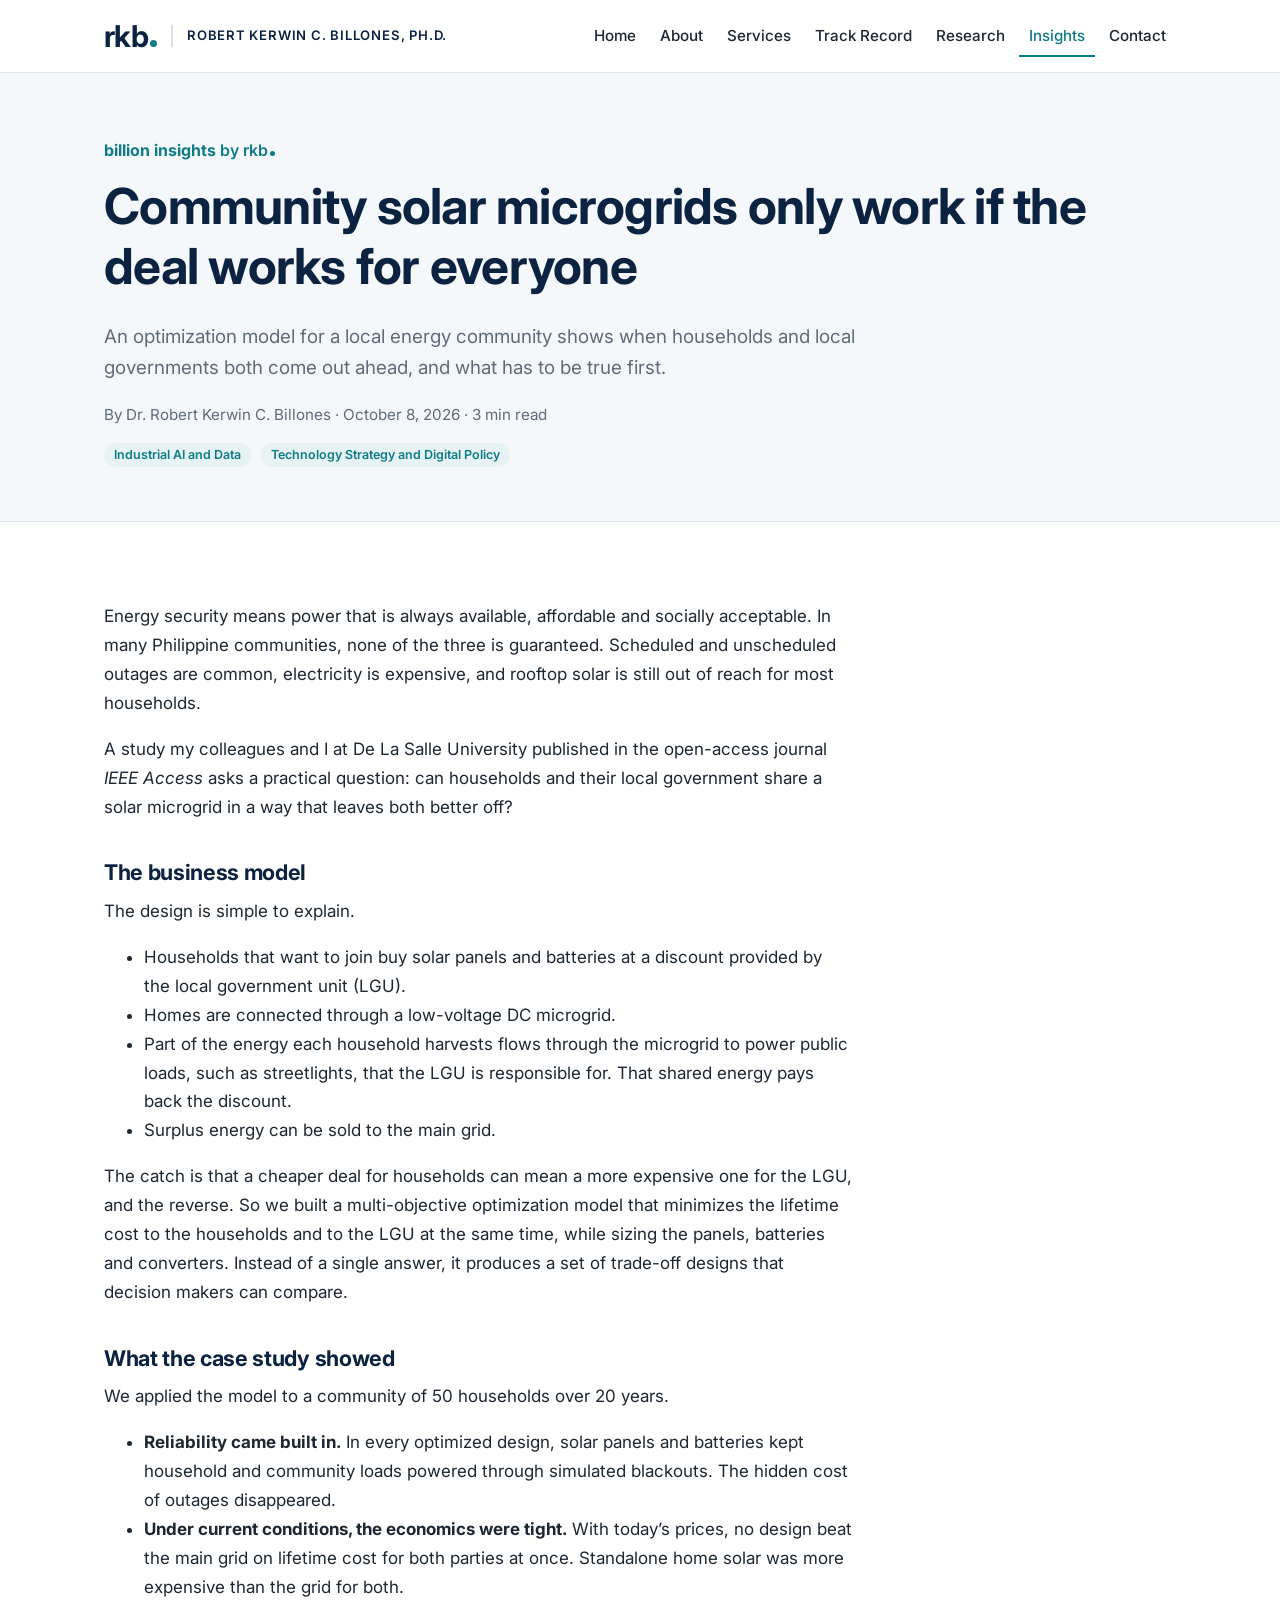
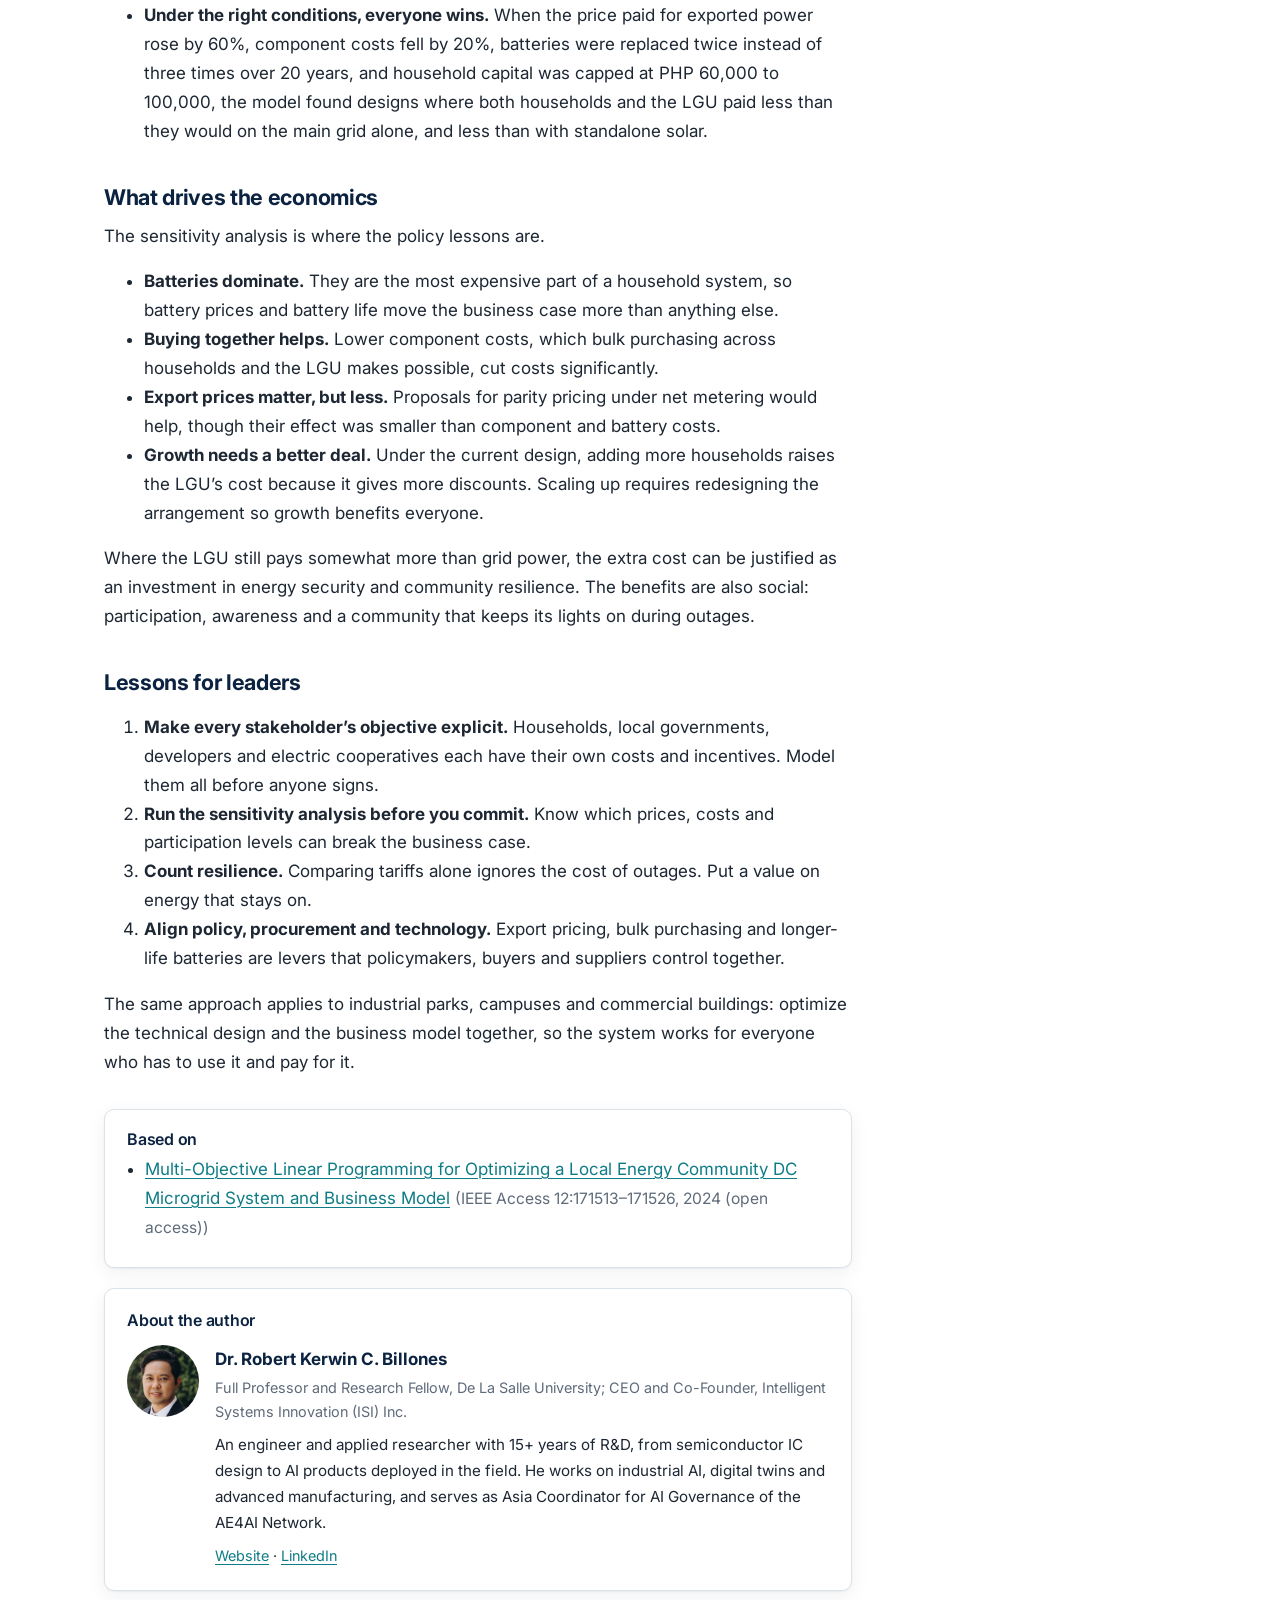
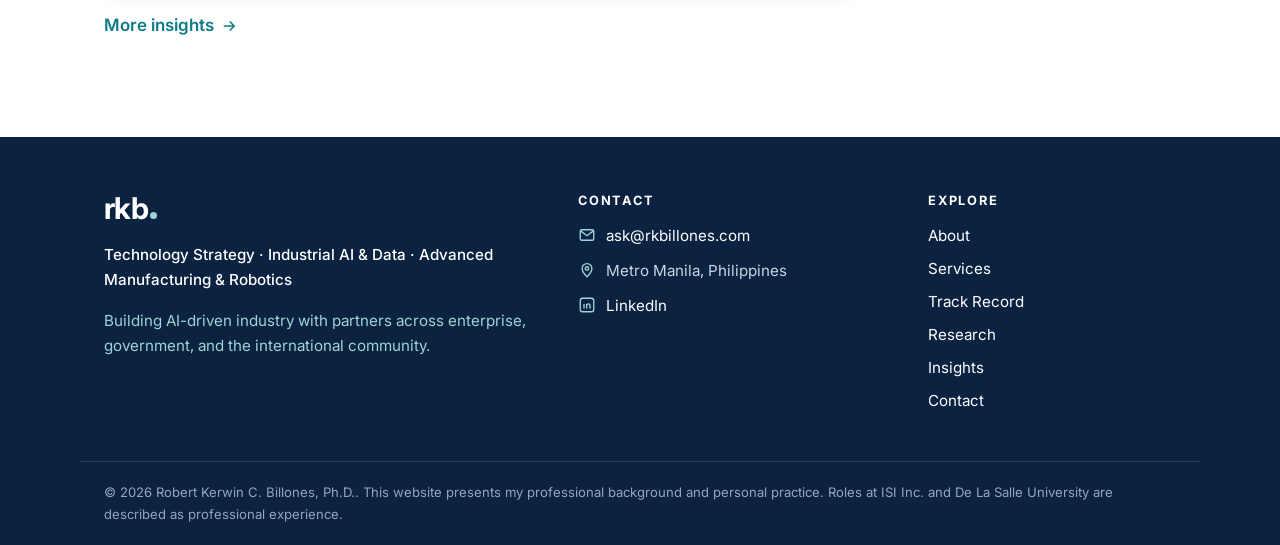
<file: community-solar-microgrids-that-work-for-everyone.html>
<!doctype html>
<html lang="en">
<head>
<meta charset="utf-8">
<meta name="viewport" content="width=device-width, initial-scale=1">
<title>Community solar microgrids that work for everyone</title>
<meta name="description" content="An optimization model for a local energy community shows when households and local governments both come out ahead, and what has to be true first.">
<meta name="author" content="Robert Kerwin C. Billones, Ph.D.">
<link rel="canonical" href="https://rkbillones.com/community-solar-microgrids-that-work-for-everyone.html">
<meta property="og:type" content="article">
<meta property="og:site_name" content="Dr. Robert Kerwin C. Billones">
<meta property="og:title" content="Community solar microgrids that work for everyone">
<meta property="og:description" content="An optimization model for a local energy community shows when households and local governments both come out ahead, and what has to be true first.">
<meta property="og:url" content="https://rkbillones.com/community-solar-microgrids-that-work-for-everyone.html">
<meta property="og:image" content="https://rkbillones.com/assets/og/community-solar-microgrids-that-work-for-everyone.png">
<meta name="twitter:title" content="Community solar microgrids that work for everyone">
<meta name="twitter:description" content="An optimization model for a local energy community shows when households and local governments both come out ahead, and what has to be true first.">
<meta name="twitter:image" content="https://rkbillones.com/assets/og/community-solar-microgrids-that-work-for-everyone.png">
<meta name="twitter:card" content="summary_large_image">
<meta name="theme-color" content="#0B2341">
<link rel="icon" href="assets/favicon.svg" type="image/svg+xml">
<link rel="apple-touch-icon" href="assets/apple-touch-icon.png">
<link rel="preconnect" href="https://fonts.googleapis.com">
<link rel="preconnect" href="https://fonts.gstatic.com" crossorigin>
<link href="https://fonts.googleapis.com/css2?family=Inter:wght@400;500;600;700&display=swap" rel="stylesheet">
<link rel="stylesheet" href="css/style.css">
<script type="application/ld+json">{"@context": "https://schema.org", "@type": "BlogPosting", "headline": "Community solar microgrids only work if the deal works for everyone", "description": "An optimization model for a local energy community shows when households and local governments both come out ahead, and what has to be true first.", "datePublished": "2026-10-08", "dateModified": "2026-10-08", "url": "https://rkbillones.com/community-solar-microgrids-that-work-for-everyone.html", "mainEntityOfPage": "https://rkbillones.com/community-solar-microgrids-that-work-for-everyone.html", "image": "https://rkbillones.com/assets/og/community-solar-microgrids-that-work-for-everyone.png", "author": [{"@type": "Person", "@id": "https://rkbillones.com/#person", "name": "Robert Kerwin C. Billones", "honorificPrefix": "Dr.", "honorificSuffix": "Ph.D.", "url": "https://rkbillones.com/", "image": "https://rkbillones.com/assets/photo.jpg", "email": "mailto:ask@rkbillones.com", "jobTitle": "Full Professor; CEO and Co-Founder", "worksFor": [{"@type": "CollegeOrUniversity", "name": "De La Salle University"}, {"@type": "Organization", "name": "Intelligent Systems Innovation (ISI) Inc.", "url": "https://isinnovation.com.ph/"}], "alumniOf": [{"@type": "CollegeOrUniversity", "name": "De La Salle University"}, {"@type": "CollegeOrUniversity", "name": "Bulacan State University"}], "knowsAbout": ["Technology strategy", "Industrial AI", "Digital twins", "Advanced manufacturing", "Robotics", "AI governance", "Computer vision"], "address": {"@type": "PostalAddress", "addressLocality": "Metro Manila", "addressCountry": "PH"}, "sameAs": ["https://old.dlsu.edu.ph/colleges/gcoe/academic-departments/manufacturing-engineering-management/faculty-profile/robert-billones/", "https://www.linkedin.com/in/robert-kerwin-billones-70526b146", "https://orcid.org/0009-0006-6923-953X", "https://scholar.google.com/citations?hl=en&user=fT3X9toAAAAJ", "https://www.scopus.com/pages/authors/56771397100", "https://www.researchgate.net/profile/Robert-Kerwin-Billones", "https://dlsu.academia.edu/RobertKerwinBillones"]}], "wordCount": 651, "publisher": {"@type": "Person", "name": "Robert Kerwin C. Billones", "url": "https://rkbillones.com/"}, "isPartOf": {"@type": "Blog", "name": "billion insights by rkb.", "url": "https://rkbillones.com/insights.html"}, "keywords": ["Industrial AI and Data", "Technology Strategy and Digital Policy"], "citation": ["https://doi.org/10.1109/ACCESS.2024.3493774"], "inLanguage": "en"}</script>
<meta property="article:published_time" content="2026-10-08">
<meta property="article:author" content="Dr. Robert Kerwin C. Billones">
</head>
<body>
<a class="skip" href="#main">Skip to content</a>
<header class="site-header">
  <div class="wrap header-inner">
    <a class="brand" href="index.html"><span class="logo " aria-label="rkb."><span class="logo-word">rkb</span><span class="logo-dot"></span></span><span class="brand-name">Robert Kerwin C. Billones, Ph.D.</span></a>
    <button class="nav-toggle" aria-expanded="false" aria-controls="site-nav"><span></span><span></span><span></span><span class="sr">Menu</span></button>
    <nav id="site-nav" class="site-nav" aria-label="Main"><ul><li><a href="index.html">Home</a></li><li><a href="about.html">About</a></li><li><a href="services.html">Services</a></li><li><a href="track-record.html">Track Record</a></li><li><a href="research.html">Research</a></li><li><a href="insights.html" aria-current="page">Insights</a></li><li><a href="contact.html">Contact</a></li></ul></nav>
  </div>
</header>
<main id="main">

<section class="page-hero">
  <div class="wrap">
    <p class="eyebrow"><a href="insights.html" class="bi-mark bi-sm" aria-label="billion insights by rkb.">billion insights&nbsp;<span class="bi-by">by rkb</span><span class="bi-dot"></span></a></p>
    <h1>Community solar microgrids only work if the deal works for everyone</h1>
    <p class="lead">An optimization model for a local energy community shows when households and local governments both come out ahead, and what has to be true first.</p>
    <p class="byline">By Dr. Robert Kerwin C. Billones · <time>October 8, 2026</time> · 3 min read<span class="views-sep" hidden> · </span><span class="views" data-views="community-solar-microgrids-that-work-for-everyone" data-mode="hit" hidden></span></p>
    <p class="bi-meta"><a class="tag" href="insights.html#iai">Industrial AI and Data</a><a class="tag" href="insights.html#str">Technology Strategy and Digital Policy</a></p>
  </div>
</section>
<section class="section">
  <div class="wrap">
    <article class="prose article">
<p>Energy security means power that is always available, affordable and socially acceptable. In many Philippine communities, none of the three is guaranteed. Scheduled and unscheduled outages are common, electricity is expensive, and rooftop solar is still out of reach for most households.</p>
<p>A study my colleagues and I at De La Salle University published in the open-access journal <em>IEEE Access</em> asks a practical question: can households and their local government share a solar microgrid in a way that leaves both better off?</p>

<h2>The business model</h2>
<p>The design is simple to explain.</p>
<ul>
  <li>Households that want to join buy solar panels and batteries at a discount provided by the local government unit (LGU).</li>
  <li>Homes are connected through a low-voltage DC microgrid.</li>
  <li>Part of the energy each household harvests flows through the microgrid to power public loads, such as streetlights, that the LGU is responsible for. That shared energy pays back the discount.</li>
  <li>Surplus energy can be sold to the main grid.</li>
</ul>
<p>The catch is that a cheaper deal for households can mean a more expensive one for the LGU, and the reverse. So we built a multi-objective optimization model that minimizes the lifetime cost to the households and to the LGU at the same time, while sizing the panels, batteries and converters. Instead of a single answer, it produces a set of trade-off designs that decision makers can compare.</p>

<h2>What the case study showed</h2>
<p>We applied the model to a community of 50 households over 20 years.</p>
<ul>
  <li><strong>Reliability came built in.</strong> In every optimized design, solar panels and batteries kept household and community loads powered through simulated blackouts. The hidden cost of outages disappeared.</li>
  <li><strong>Under current conditions, the economics were tight.</strong> With today’s prices, no design beat the main grid on lifetime cost for both parties at once. Standalone home solar was more expensive than the grid for both.</li>
  <li><strong>Under the right conditions, everyone wins.</strong> When the price paid for exported power rose by 60%, component costs fell by 20%, batteries were replaced twice instead of three times over 20 years, and household capital was capped at PHP 60,000 to 100,000, the model found designs where both households and the LGU paid less than they would on the main grid alone, and less than with standalone solar.</li>
</ul>

<h2>What drives the economics</h2>
<p>The sensitivity analysis is where the policy lessons are.</p>
<ul>
  <li><strong>Batteries dominate.</strong> They are the most expensive part of a household system, so battery prices and battery life move the business case more than anything else.</li>
  <li><strong>Buying together helps.</strong> Lower component costs, which bulk purchasing across households and the LGU makes possible, cut costs significantly.</li>
  <li><strong>Export prices matter, but less.</strong> Proposals for parity pricing under net metering would help, though their effect was smaller than component and battery costs.</li>
  <li><strong>Growth needs a better deal.</strong> Under the current design, adding more households raises the LGU’s cost because it gives more discounts. Scaling up requires redesigning the arrangement so growth benefits everyone.</li>
</ul>
<p>Where the LGU still pays somewhat more than grid power, the extra cost can be justified as an investment in energy security and community resilience. The benefits are also social: participation, awareness and a community that keeps its lights on during outages.</p>

<h2>Lessons for leaders</h2>
<ol>
  <li><strong>Make every stakeholder’s objective explicit.</strong> Households, local governments, developers and electric cooperatives each have their own costs and incentives. Model them all before anyone signs.</li>
  <li><strong>Run the sensitivity analysis before you commit.</strong> Know which prices, costs and participation levels can break the business case.</li>
  <li><strong>Count resilience.</strong> Comparing tariffs alone ignores the cost of outages. Put a value on energy that stays on.</li>
  <li><strong>Align policy, procurement and technology.</strong> Export pricing, bulk purchasing and longer-life batteries are levers that policymakers, buyers and suppliers control together.</li>
</ol>
<p>The same approach applies to industrial parks, campuses and commercial buildings: optimize the technical design and the business model together, so the system works for everyone who has to use it and pay for it.</p>

      <aside class="card source">
        <h3>Based on</h3>
        <ul class="src-list"><li><a href="https://doi.org/10.1109/ACCESS.2024.3493774" rel="noopener">Multi-Objective Linear Programming for Optimizing a Local Energy Community DC Microgrid System and Business Model</a> <span class="muted">(IEEE Access 12:171513–171526, 2024 (open access))</span></li></ul>
      </aside>
      <aside class="card authors"><h3>About the author</h3><div class="au"><div class="au-ph"><img src="assets/photo.jpg" alt="Dr. Robert Kerwin C. Billones" width="72" height="72" loading="lazy"></div><div><p class="au-name">Dr. Robert Kerwin C. Billones</p><p class="au-role">Full Professor and Research Fellow, De La Salle University; CEO and Co-Founder, Intelligent Systems Innovation (ISI) Inc.</p><p class="au-bio">An engineer and applied researcher with 15+ years of R&amp;D, from semiconductor IC design to AI products deployed in the field. He works on industrial AI, digital twins and advanced manufacturing, and serves as Asia Coordinator for AI Governance of the AE4AI Network.</p><p class="au-links"><a href="https://rkbillones.com/" rel="noopener">Website</a> · <a href="https://www.linkedin.com/in/robert-kerwin-billones-70526b146" rel="noopener">LinkedIn</a></p></div></div></aside>
      <p><a class="more" href="insights.html">More insights <svg viewBox="0 0 24 24" aria-hidden="true"><path d="M5 12h14M13 6l6 6-6 6"/></svg></a></p>
    </article>
    <script>(function(){var A="https://abacus.jasoncameron.dev",N="rkbillones-com";function show(el,v){if(typeof v!=="number"||v<1)return;el.textContent=v.toLocaleString()+(v===1?" read":" reads");el.hidden=false;var s=el.previousElementSibling;if(s&&s.classList.contains("views-sep"))s.hidden=false}document.querySelectorAll("[data-views]").forEach(function(el){var k=el.dataset.views,mode=el.dataset.mode||"get",seen=false;if(mode==="hit"){try{seen=sessionStorage.getItem("v:"+k)==="1";sessionStorage.setItem("v:"+k,"1")}catch(e){}}fetch(A+"/"+(mode==="hit"&&!seen?"hit":"get")+"/"+N+"/"+k).then(function(r){return r.ok?r.json():null}).then(function(d){if(d)show(el,d.value)}).catch(function(){})})})();</script>
  </div>
</section>
</main>
<footer class="site-footer">
  <div class="wrap footer-grid">
    <div>
      <span class="logo logo-rev" aria-label="rkb."><span class="logo-word">rkb</span><span class="logo-dot"></span></span>
      <p class="footer-desc">Technology Strategy · Industrial AI &amp; Data · Advanced Manufacturing &amp; Robotics</p>
      <p class="footer-tag">Building AI-driven industry with partners across enterprise, government, and the international community.</p>
    </div>
    <div>
      <h2 class="footer-h">Contact</h2>
      <ul class="contact-list">
        <li><svg viewBox="0 0 24 24" aria-hidden="true"><rect x="3" y="5" width="18" height="14" rx="2"/><path d="M3.5 6.5 12 13l8.5-6.5"/></svg><a href="mailto:ask@rkbillones.com">ask@rkbillones.com</a></li>
        <li><svg viewBox="0 0 24 24" aria-hidden="true"><path d="M12 21s-6.5-6.2-6.5-11a6.5 6.5 0 0 1 13 0c0 4.8-6.5 11-6.5 11z"/><circle cx="12" cy="10" r="2.3"/></svg><span>Metro Manila, Philippines</span></li>
        <li><svg viewBox="0 0 24 24" aria-hidden="true"><rect x="3" y="3" width="18" height="18" rx="3"/><path d="M8 10.5v6M8 7.6v.1M11.5 16.5v-6M11.5 13c0-1.7 1-2.6 2.4-2.6s2.1.9 2.1 2.6v3.5"/></svg><a href="https://www.linkedin.com/in/robert-kerwin-billones-70526b146" rel="noopener">LinkedIn</a></li>
      </ul>
    </div>
    <div>
      <h2 class="footer-h">Explore</h2>
      <ul class="footer-nav"><li><a href="about.html">About</a></li><li><a href="services.html">Services</a></li><li><a href="track-record.html">Track Record</a></li><li><a href="research.html">Research</a></li><li><a href="insights.html">Insights</a></li><li><a href="contact.html">Contact</a></li></ul>
    </div>
  </div>
  <div class="wrap footer-base">
    <p>&copy; <span id="yr">2026</span> Robert Kerwin C. Billones, Ph.D.. This website presents my professional background and personal practice. Roles at ISI Inc. and De La Salle University are described as professional experience.</p>
  </div>
</footer>
<script>
(function(){var b=document.querySelector('.nav-toggle'),n=document.getElementById('site-nav');
b.addEventListener('click',function(){var o=n.classList.toggle('open');b.setAttribute('aria-expanded',o)});
document.getElementById('yr').textContent=new Date().getFullYear();})();
</script>
</body>
</html>
</file>
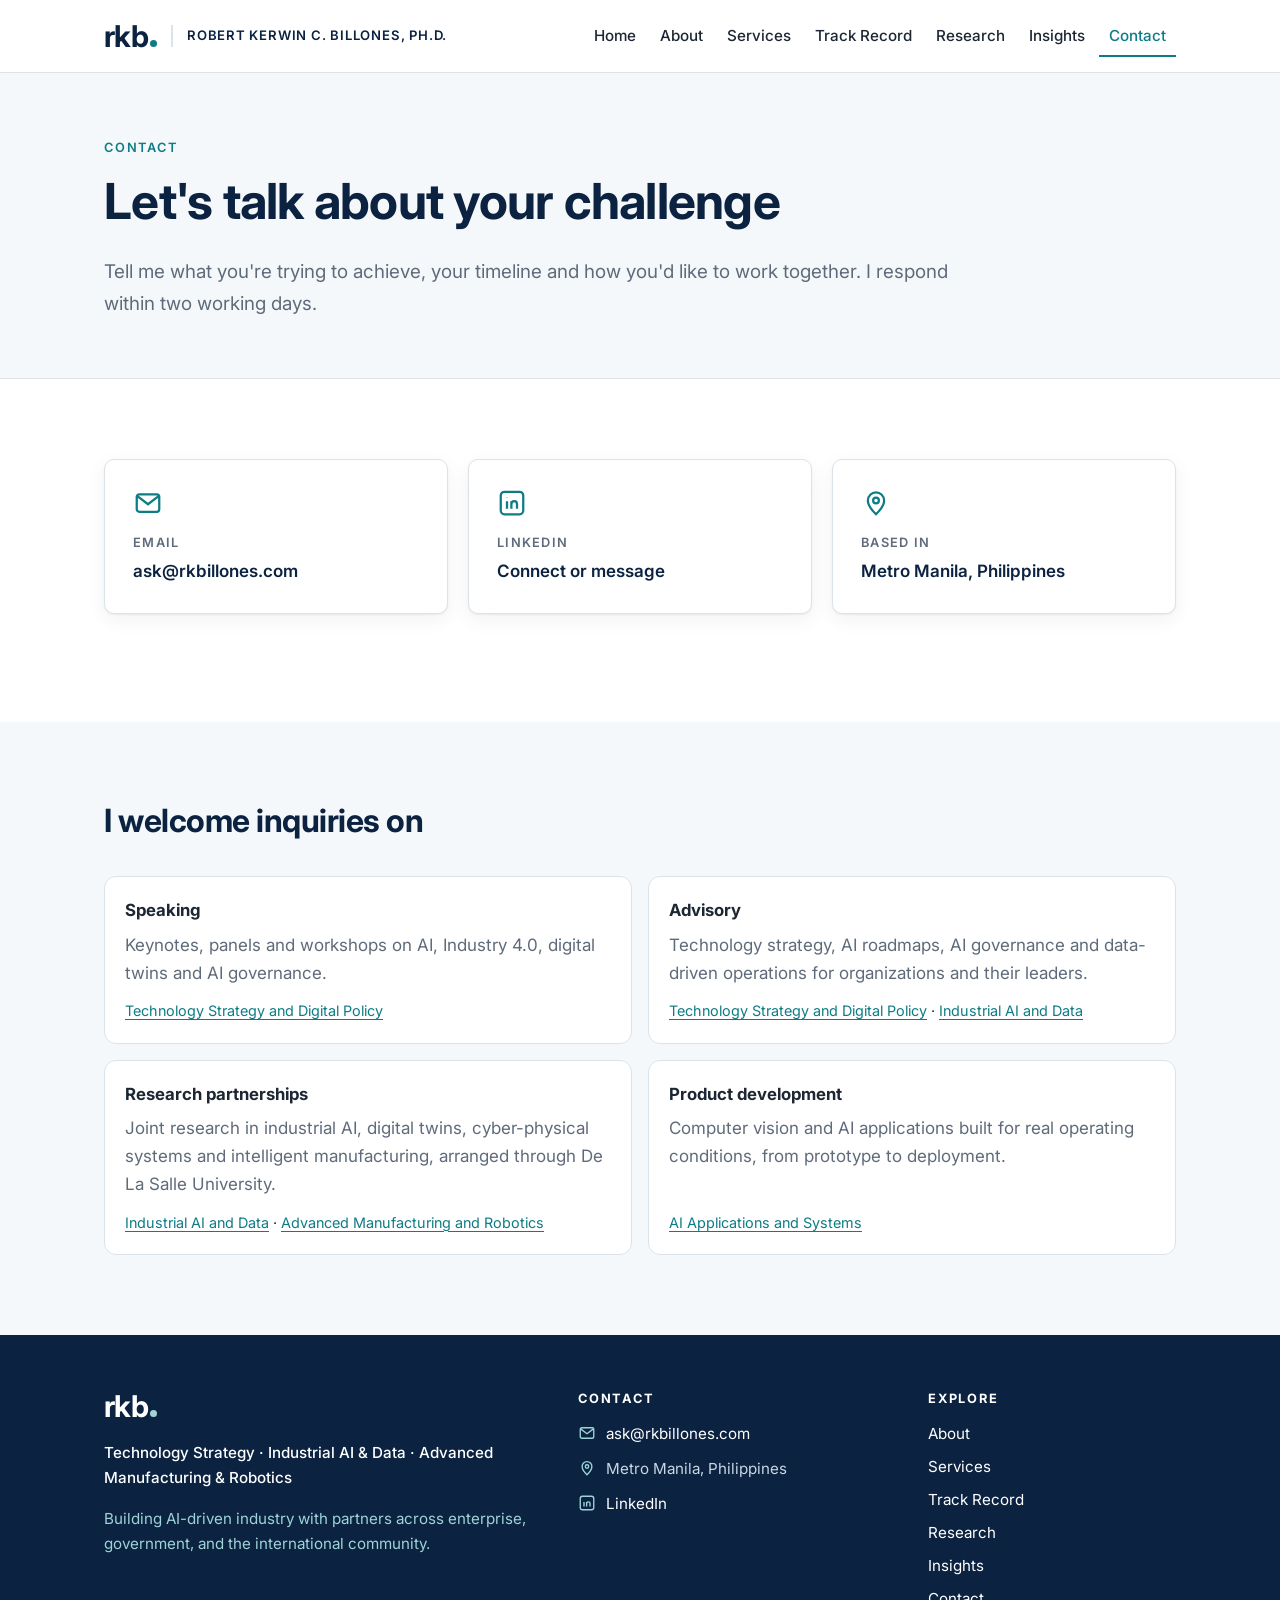
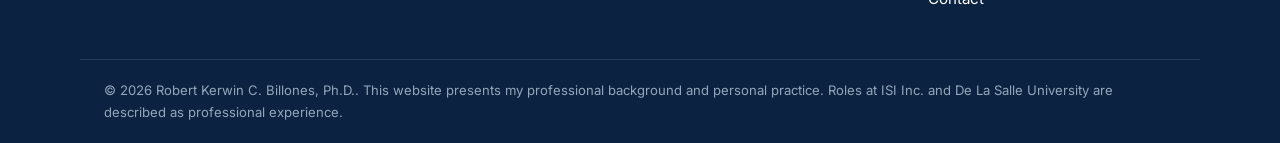
<file: contact.html>
<!doctype html>
<html lang="en">
<head>
<meta charset="utf-8">
<meta name="viewport" content="width=device-width, initial-scale=1">
<title>Contact | Dr. Robert Kerwin C. Billones</title>
<meta name="description" content="Contact Dr. Robert Kerwin C. Billones for speaking, advisory, research partnerships and product development.">
<meta name="author" content="Robert Kerwin C. Billones, Ph.D.">
<link rel="canonical" href="https://rkbillones.com/contact.html">
<meta property="og:type" content="website">
<meta property="og:site_name" content="Dr. Robert Kerwin C. Billones">
<meta property="og:title" content="Contact | Dr. Robert Kerwin C. Billones">
<meta property="og:description" content="Contact Dr. Robert Kerwin C. Billones for speaking, advisory, research partnerships and product development.">
<meta property="og:url" content="https://rkbillones.com/contact.html">
<meta property="og:image" content="https://rkbillones.com/assets/og-image.png">
<meta name="twitter:title" content="Contact | Dr. Robert Kerwin C. Billones">
<meta name="twitter:description" content="Contact Dr. Robert Kerwin C. Billones for speaking, advisory, research partnerships and product development.">
<meta name="twitter:image" content="https://rkbillones.com/assets/og-image.png">
<meta name="twitter:card" content="summary_large_image">
<meta name="theme-color" content="#0B2341">
<link rel="icon" href="assets/favicon.svg" type="image/svg+xml">
<link rel="apple-touch-icon" href="assets/apple-touch-icon.png">
<link rel="preconnect" href="https://fonts.googleapis.com">
<link rel="preconnect" href="https://fonts.gstatic.com" crossorigin>
<link href="https://fonts.googleapis.com/css2?family=Inter:wght@400;500;600;700&display=swap" rel="stylesheet">
<link rel="stylesheet" href="css/style.css">
</head>
<body>
<a class="skip" href="#main">Skip to content</a>
<header class="site-header">
  <div class="wrap header-inner">
    <a class="brand" href="index.html"><span class="logo " aria-label="rkb."><span class="logo-word">rkb</span><span class="logo-dot"></span></span><span class="brand-name">Robert Kerwin C. Billones, Ph.D.</span></a>
    <button class="nav-toggle" aria-expanded="false" aria-controls="site-nav"><span></span><span></span><span></span><span class="sr">Menu</span></button>
    <nav id="site-nav" class="site-nav" aria-label="Main"><ul><li><a href="index.html">Home</a></li><li><a href="about.html">About</a></li><li><a href="services.html">Services</a></li><li><a href="track-record.html">Track Record</a></li><li><a href="research.html">Research</a></li><li><a href="insights.html">Insights</a></li><li><a href="contact.html" aria-current="page">Contact</a></li></ul></nav>
  </div>
</header>
<main id="main">

<section class="page-hero">
  <div class="wrap">
    <p class="eyebrow">Contact</p>
    <h1>Let's talk about your challenge</h1>
    <p class="lead">Tell me what you're trying to achieve, your timeline and how you'd like to work together. I respond within two working days.</p>
  </div>
</section>
<section class="section">
  <div class="wrap contact-grid">
    <a class="card contact-card" href="mailto:ask@rkbillones.com?subject=Inquiry"><svg viewBox="0 0 24 24" aria-hidden="true"><rect x="3" y="5" width="18" height="14" rx="2"/><path d="M3.5 6.5 12 13l8.5-6.5"/></svg><span class="cc-l">Email</span><span class="cc-v">ask@rkbillones.com</span></a>
    <a class="card contact-card" href="https://www.linkedin.com/in/robert-kerwin-billones-70526b146" rel="noopener"><svg viewBox="0 0 24 24" aria-hidden="true"><rect x="3" y="3" width="18" height="18" rx="3"/><path d="M8 10.5v6M8 7.6v.1M11.5 16.5v-6M11.5 13c0-1.7 1-2.6 2.4-2.6s2.1.9 2.1 2.6v3.5"/></svg><span class="cc-l">LinkedIn</span><span class="cc-v">Connect or message</span></a>
    <div class="card contact-card"><svg viewBox="0 0 24 24" aria-hidden="true"><path d="M12 21s-6.5-6.2-6.5-11a6.5 6.5 0 0 1 13 0c0 4.8-6.5 11-6.5 11z"/><circle cx="12" cy="10" r="2.3"/></svg><span class="cc-l">Based in</span><span class="cc-v">Metro Manila, Philippines</span></div>
  </div>
</section>
<section class="section alt">
  <div class="wrap">
    <div class="section-head"><h2>I welcome inquiries on</h2></div>
    <ul class="inq-grid">
      <li><strong>Speaking</strong><span>Keynotes, panels and workshops on AI, Industry 4.0, digital twins and AI governance.</span><p class="inq-links"><a href="services.html#str">Technology Strategy and Digital Policy</a></p></li>
      <li><strong>Advisory</strong><span>Technology strategy, AI roadmaps, AI governance and data-driven operations for organizations and their leaders.</span><p class="inq-links"><a href="services.html#str">Technology Strategy and Digital Policy</a> · <a href="services.html#iai">Industrial AI and Data</a></p></li>
      <li><strong>Research partnerships</strong><span>Joint research in industrial AI, digital twins, cyber-physical systems and intelligent manufacturing, arranged through De La Salle University.</span><p class="inq-links"><a href="services.html#iai">Industrial AI and Data</a> · <a href="services.html#amr">Advanced Manufacturing and Robotics</a></p></li>
      <li><strong>Product development</strong><span>Computer vision and AI applications built for real operating conditions, from prototype to deployment.</span><p class="inq-links"><a href="services.html#ais">AI Applications and Systems</a></p></li>
    </ul>
  </div>
</section>
</main>
<footer class="site-footer">
  <div class="wrap footer-grid">
    <div>
      <span class="logo logo-rev" aria-label="rkb."><span class="logo-word">rkb</span><span class="logo-dot"></span></span>
      <p class="footer-desc">Technology Strategy · Industrial AI &amp; Data · Advanced Manufacturing &amp; Robotics</p>
      <p class="footer-tag">Building AI-driven industry with partners across enterprise, government, and the international community.</p>
    </div>
    <div>
      <h2 class="footer-h">Contact</h2>
      <ul class="contact-list">
        <li><svg viewBox="0 0 24 24" aria-hidden="true"><rect x="3" y="5" width="18" height="14" rx="2"/><path d="M3.5 6.5 12 13l8.5-6.5"/></svg><a href="mailto:ask@rkbillones.com">ask@rkbillones.com</a></li>
        <li><svg viewBox="0 0 24 24" aria-hidden="true"><path d="M12 21s-6.5-6.2-6.5-11a6.5 6.5 0 0 1 13 0c0 4.8-6.5 11-6.5 11z"/><circle cx="12" cy="10" r="2.3"/></svg><span>Metro Manila, Philippines</span></li>
        <li><svg viewBox="0 0 24 24" aria-hidden="true"><rect x="3" y="3" width="18" height="18" rx="3"/><path d="M8 10.5v6M8 7.6v.1M11.5 16.5v-6M11.5 13c0-1.7 1-2.6 2.4-2.6s2.1.9 2.1 2.6v3.5"/></svg><a href="https://www.linkedin.com/in/robert-kerwin-billones-70526b146" rel="noopener">LinkedIn</a></li>
      </ul>
    </div>
    <div>
      <h2 class="footer-h">Explore</h2>
      <ul class="footer-nav"><li><a href="about.html">About</a></li><li><a href="services.html">Services</a></li><li><a href="track-record.html">Track Record</a></li><li><a href="research.html">Research</a></li><li><a href="insights.html">Insights</a></li><li><a href="contact.html">Contact</a></li></ul>
    </div>
  </div>
  <div class="wrap footer-base">
    <p>&copy; <span id="yr">2026</span> Robert Kerwin C. Billones, Ph.D.. This website presents my professional background and personal practice. Roles at ISI Inc. and De La Salle University are described as professional experience.</p>
  </div>
</footer>
<script>
(function(){var b=document.querySelector('.nav-toggle'),n=document.getElementById('site-nav');
b.addEventListener('click',function(){var o=n.classList.toggle('open');b.setAttribute('aria-expanded',o)});
document.getElementById('yr').textContent=new Date().getFullYear();})();
</script>
</body>
</html>
</file>
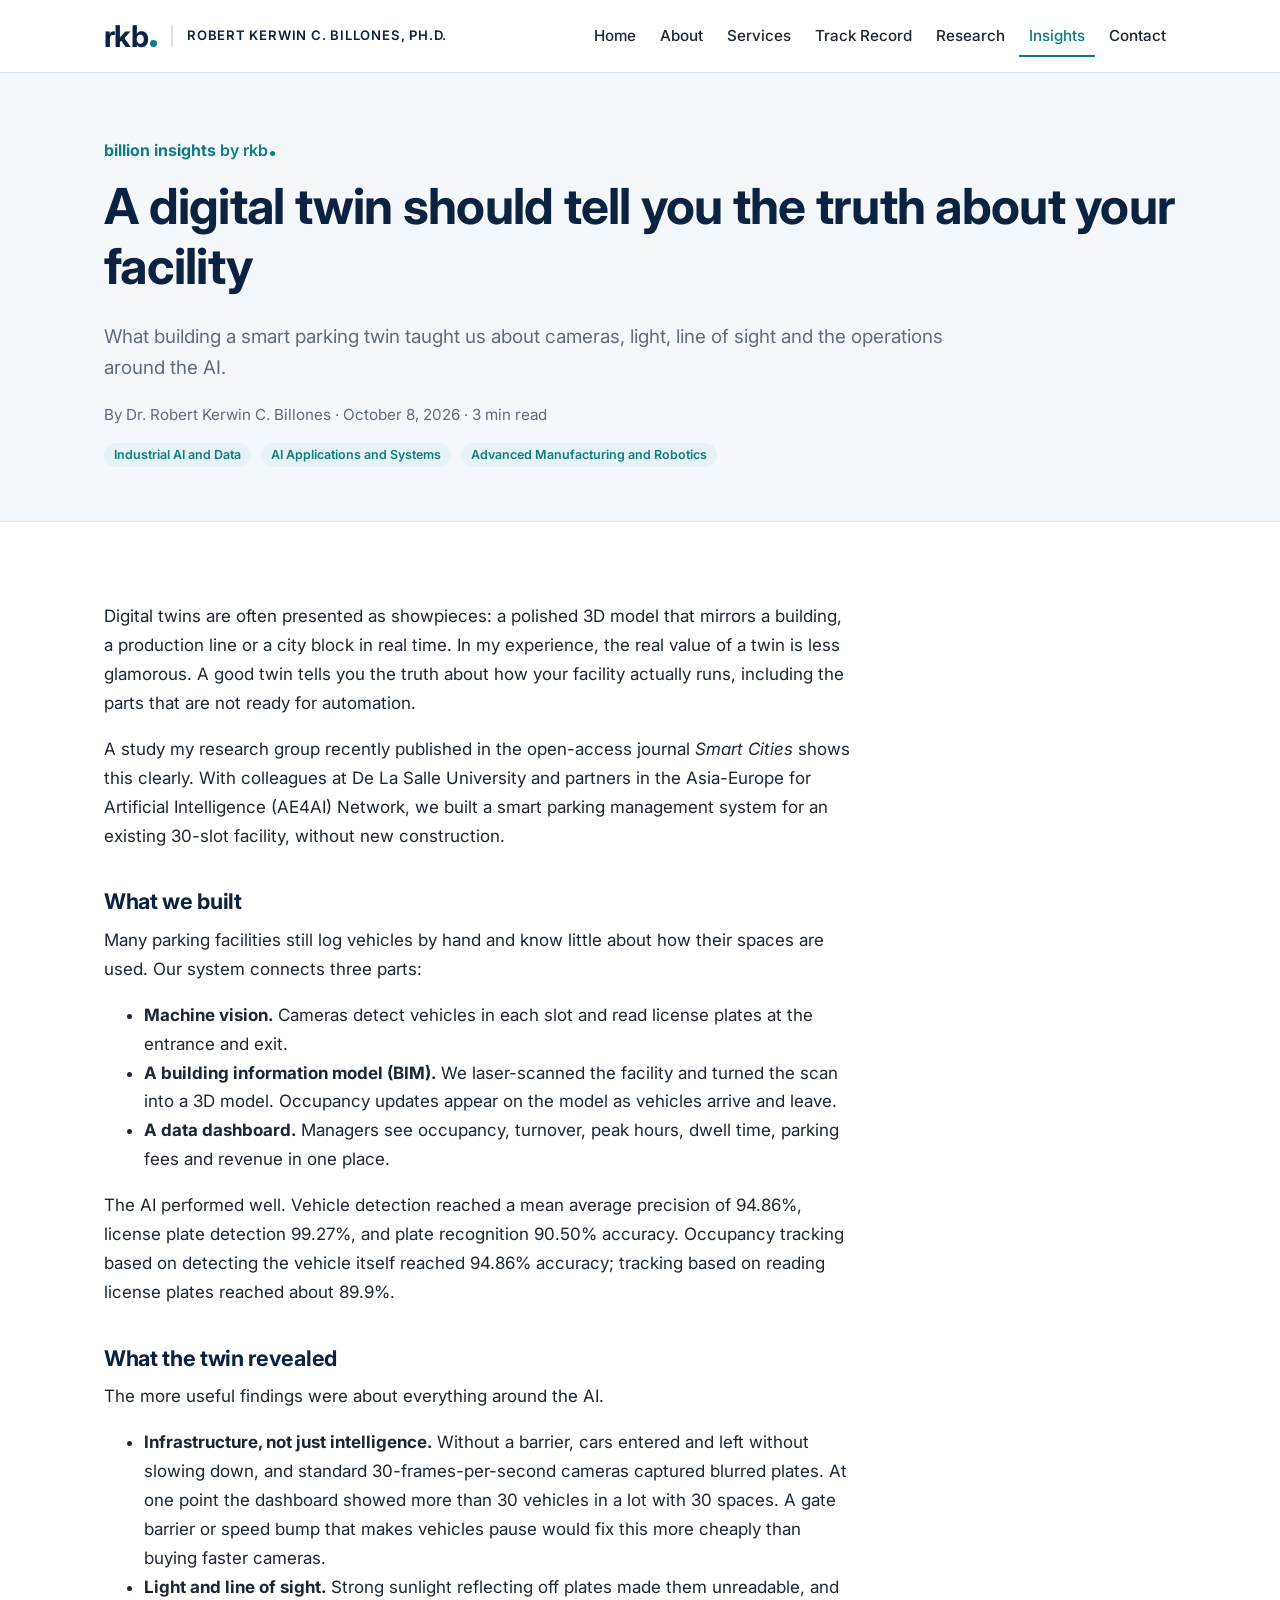
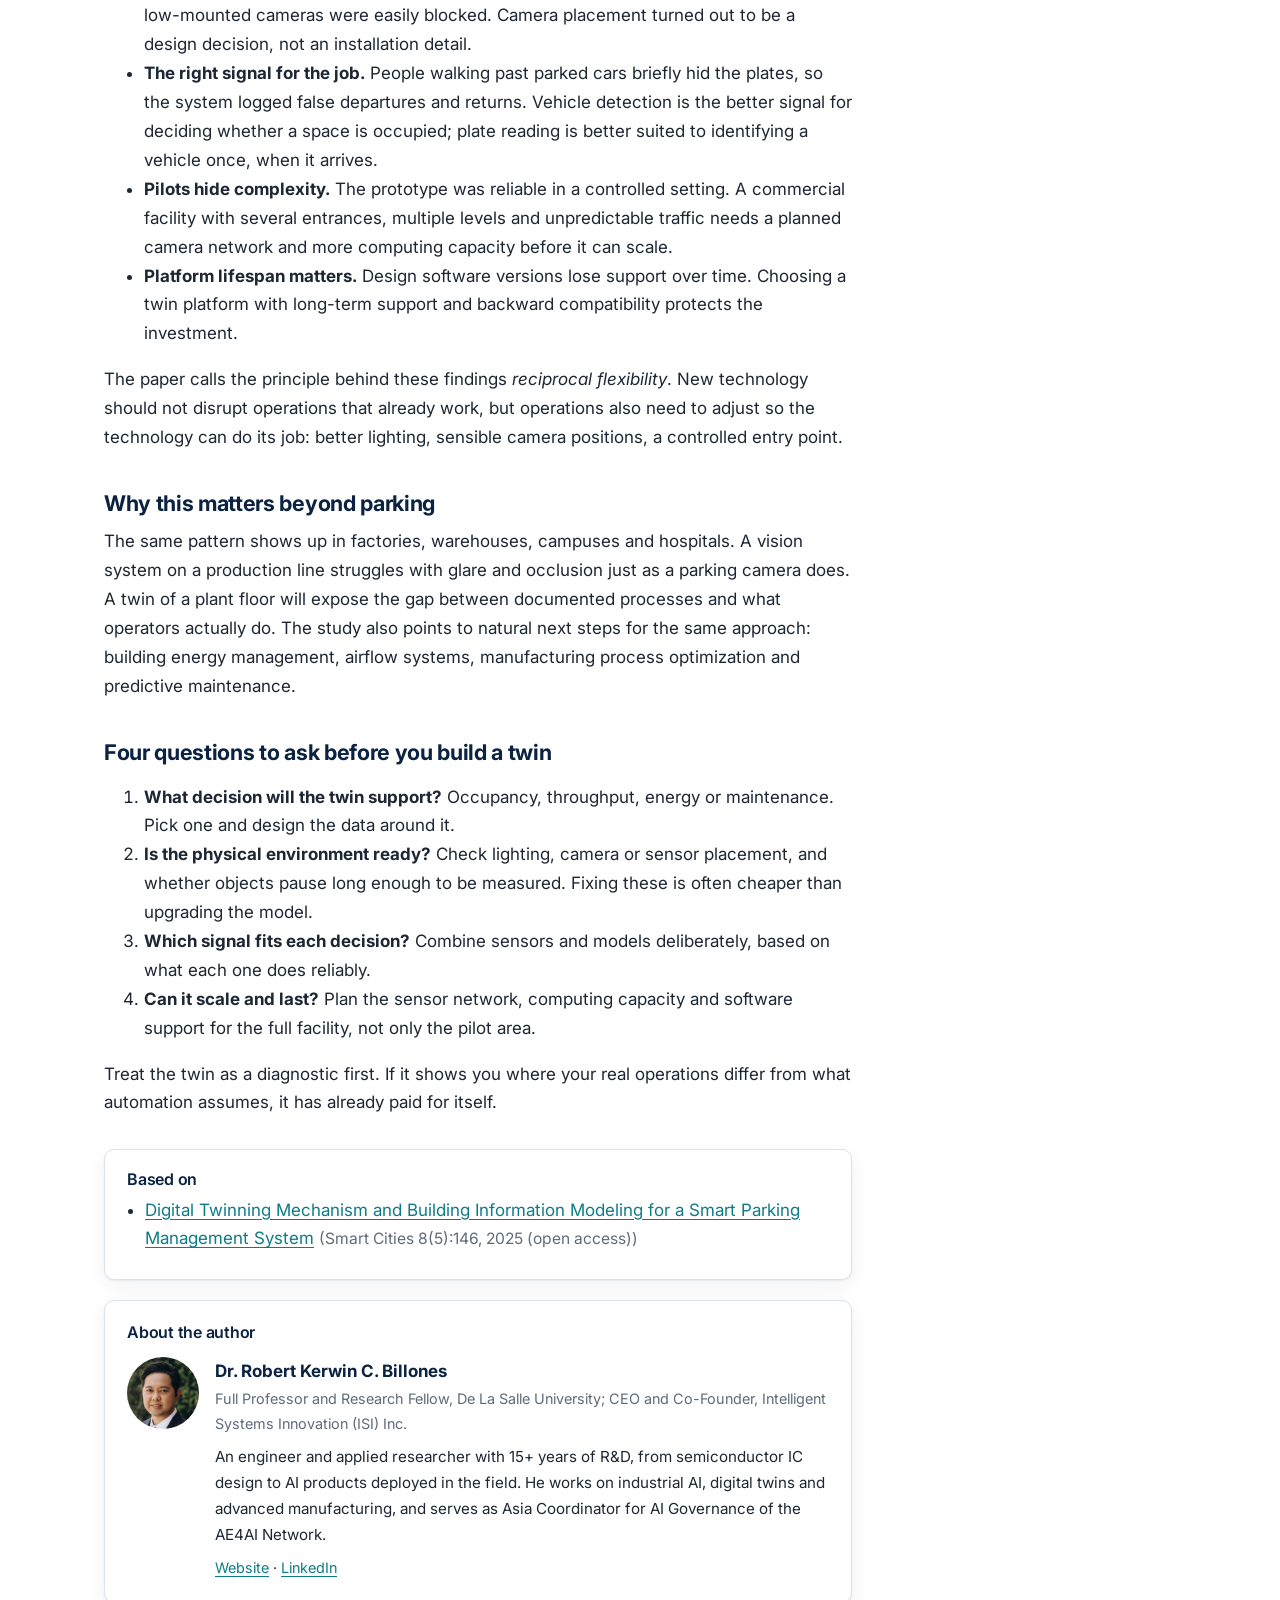
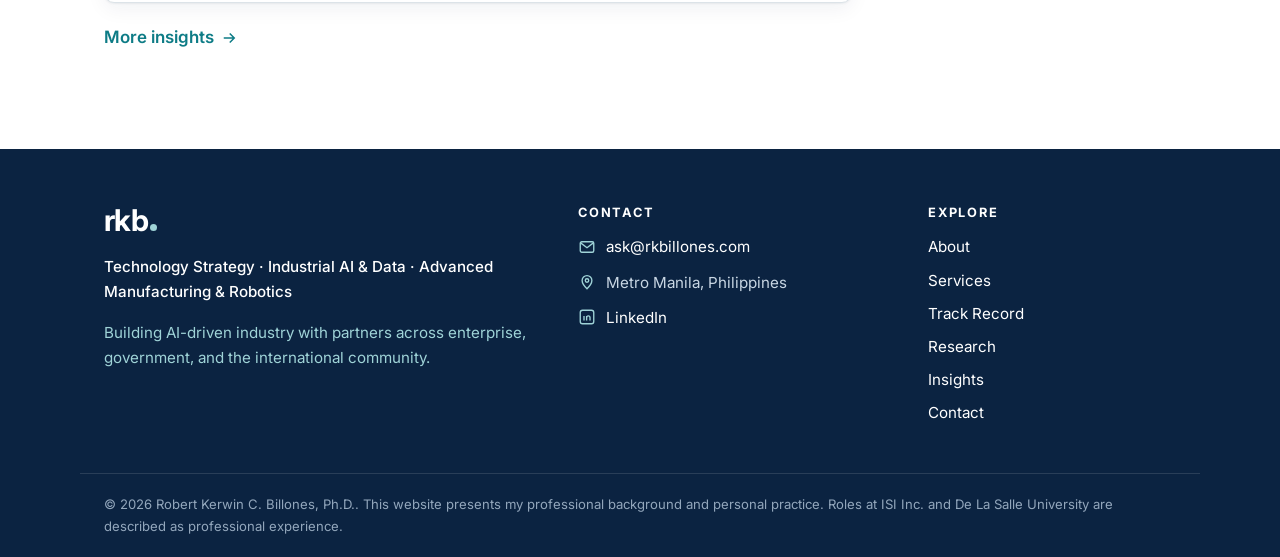
<file: digital-twins-start-with-the-facility.html>
<!doctype html>
<html lang="en">
<head>
<meta charset="utf-8">
<meta name="viewport" content="width=device-width, initial-scale=1">
<title>Digital twins should tell the truth about your facility</title>
<meta name="description" content="What building a smart parking twin taught us about cameras, light, line of sight and the operations around the AI.">
<meta name="author" content="Robert Kerwin C. Billones, Ph.D.">
<link rel="canonical" href="https://rkbillones.com/digital-twins-start-with-the-facility.html">
<meta property="og:type" content="article">
<meta property="og:site_name" content="Dr. Robert Kerwin C. Billones">
<meta property="og:title" content="Digital twins should tell the truth about your facility">
<meta property="og:description" content="What building a smart parking twin taught us about cameras, light, line of sight and the operations around the AI.">
<meta property="og:url" content="https://rkbillones.com/digital-twins-start-with-the-facility.html">
<meta property="og:image" content="https://rkbillones.com/assets/og/digital-twins-start-with-the-facility.png">
<meta name="twitter:title" content="Digital twins should tell the truth about your facility">
<meta name="twitter:description" content="What building a smart parking twin taught us about cameras, light, line of sight and the operations around the AI.">
<meta name="twitter:image" content="https://rkbillones.com/assets/og/digital-twins-start-with-the-facility.png">
<meta name="twitter:card" content="summary_large_image">
<meta name="theme-color" content="#0B2341">
<link rel="icon" href="assets/favicon.svg" type="image/svg+xml">
<link rel="apple-touch-icon" href="assets/apple-touch-icon.png">
<link rel="preconnect" href="https://fonts.googleapis.com">
<link rel="preconnect" href="https://fonts.gstatic.com" crossorigin>
<link href="https://fonts.googleapis.com/css2?family=Inter:wght@400;500;600;700&display=swap" rel="stylesheet">
<link rel="stylesheet" href="css/style.css">
<script type="application/ld+json">{"@context": "https://schema.org", "@type": "BlogPosting", "headline": "A digital twin should tell you the truth about your facility", "description": "What building a smart parking twin taught us about cameras, light, line of sight and the operations around the AI.", "datePublished": "2026-10-08", "dateModified": "2026-10-08", "url": "https://rkbillones.com/digital-twins-start-with-the-facility.html", "mainEntityOfPage": "https://rkbillones.com/digital-twins-start-with-the-facility.html", "image": "https://rkbillones.com/assets/og/digital-twins-start-with-the-facility.png", "author": [{"@type": "Person", "@id": "https://rkbillones.com/#person", "name": "Robert Kerwin C. Billones", "honorificPrefix": "Dr.", "honorificSuffix": "Ph.D.", "url": "https://rkbillones.com/", "image": "https://rkbillones.com/assets/photo.jpg", "email": "mailto:ask@rkbillones.com", "jobTitle": "Full Professor; CEO and Co-Founder", "worksFor": [{"@type": "CollegeOrUniversity", "name": "De La Salle University"}, {"@type": "Organization", "name": "Intelligent Systems Innovation (ISI) Inc.", "url": "https://isinnovation.com.ph/"}], "alumniOf": [{"@type": "CollegeOrUniversity", "name": "De La Salle University"}, {"@type": "CollegeOrUniversity", "name": "Bulacan State University"}], "knowsAbout": ["Technology strategy", "Industrial AI", "Digital twins", "Advanced manufacturing", "Robotics", "AI governance", "Computer vision"], "address": {"@type": "PostalAddress", "addressLocality": "Metro Manila", "addressCountry": "PH"}, "sameAs": ["https://old.dlsu.edu.ph/colleges/gcoe/academic-departments/manufacturing-engineering-management/faculty-profile/robert-billones/", "https://www.linkedin.com/in/robert-kerwin-billones-70526b146", "https://orcid.org/0009-0006-6923-953X", "https://scholar.google.com/citations?hl=en&user=fT3X9toAAAAJ", "https://www.scopus.com/pages/authors/56771397100", "https://www.researchgate.net/profile/Robert-Kerwin-Billones", "https://dlsu.academia.edu/RobertKerwinBillones"]}], "wordCount": 686, "publisher": {"@type": "Person", "name": "Robert Kerwin C. Billones", "url": "https://rkbillones.com/"}, "isPartOf": {"@type": "Blog", "name": "billion insights by rkb.", "url": "https://rkbillones.com/insights.html"}, "keywords": ["Industrial AI and Data", "AI Applications and Systems", "Advanced Manufacturing and Robotics"], "citation": ["https://doi.org/10.3390/smartcities8050146"], "inLanguage": "en"}</script>
<meta property="article:published_time" content="2026-10-08">
<meta property="article:author" content="Dr. Robert Kerwin C. Billones">
</head>
<body>
<a class="skip" href="#main">Skip to content</a>
<header class="site-header">
  <div class="wrap header-inner">
    <a class="brand" href="index.html"><span class="logo " aria-label="rkb."><span class="logo-word">rkb</span><span class="logo-dot"></span></span><span class="brand-name">Robert Kerwin C. Billones, Ph.D.</span></a>
    <button class="nav-toggle" aria-expanded="false" aria-controls="site-nav"><span></span><span></span><span></span><span class="sr">Menu</span></button>
    <nav id="site-nav" class="site-nav" aria-label="Main"><ul><li><a href="index.html">Home</a></li><li><a href="about.html">About</a></li><li><a href="services.html">Services</a></li><li><a href="track-record.html">Track Record</a></li><li><a href="research.html">Research</a></li><li><a href="insights.html" aria-current="page">Insights</a></li><li><a href="contact.html">Contact</a></li></ul></nav>
  </div>
</header>
<main id="main">

<section class="page-hero">
  <div class="wrap">
    <p class="eyebrow"><a href="insights.html" class="bi-mark bi-sm" aria-label="billion insights by rkb.">billion insights&nbsp;<span class="bi-by">by rkb</span><span class="bi-dot"></span></a></p>
    <h1>A digital twin should tell you the truth about your facility</h1>
    <p class="lead">What building a smart parking twin taught us about cameras, light, line of sight and the operations around the AI.</p>
    <p class="byline">By Dr. Robert Kerwin C. Billones · <time>October 8, 2026</time> · 3 min read<span class="views-sep" hidden> · </span><span class="views" data-views="digital-twins-start-with-the-facility" data-mode="hit" hidden></span></p>
    <p class="bi-meta"><a class="tag" href="insights.html#iai">Industrial AI and Data</a><a class="tag" href="insights.html#ais">AI Applications and Systems</a><a class="tag" href="insights.html#amr">Advanced Manufacturing and Robotics</a></p>
  </div>
</section>
<section class="section">
  <div class="wrap">
    <article class="prose article">
<p>Digital twins are often presented as showpieces: a polished 3D model that mirrors a building, a production line or a city block in real time. In my experience, the real value of a twin is less glamorous. A good twin tells you the truth about how your facility actually runs, including the parts that are not ready for automation.</p>
<p>A study my research group recently published in the open-access journal <em>Smart Cities</em> shows this clearly. With colleagues at De La Salle University and partners in the Asia-Europe for Artificial Intelligence (AE4AI) Network, we built a smart parking management system for an existing 30-slot facility, without new construction.</p>

<h2>What we built</h2>
<p>Many parking facilities still log vehicles by hand and know little about how their spaces are used. Our system connects three parts:</p>
<ul>
  <li><strong>Machine vision.</strong> Cameras detect vehicles in each slot and read license plates at the entrance and exit.</li>
  <li><strong>A building information model (BIM).</strong> We laser-scanned the facility and turned the scan into a 3D model. Occupancy updates appear on the model as vehicles arrive and leave.</li>
  <li><strong>A data dashboard.</strong> Managers see occupancy, turnover, peak hours, dwell time, parking fees and revenue in one place.</li>
</ul>
<p>The AI performed well. Vehicle detection reached a mean average precision of 94.86%, license plate detection 99.27%, and plate recognition 90.50% accuracy. Occupancy tracking based on detecting the vehicle itself reached 94.86% accuracy; tracking based on reading license plates reached about 89.9%.</p>

<h2>What the twin revealed</h2>
<p>The more useful findings were about everything around the AI.</p>
<ul>
  <li><strong>Infrastructure, not just intelligence.</strong> Without a barrier, cars entered and left without slowing down, and standard 30-frames-per-second cameras captured blurred plates. At one point the dashboard showed more than 30 vehicles in a lot with 30 spaces. A gate barrier or speed bump that makes vehicles pause would fix this more cheaply than buying faster cameras.</li>
  <li><strong>Light and line of sight.</strong> Strong sunlight reflecting off plates made them unreadable, and low-mounted cameras were easily blocked. Camera placement turned out to be a design decision, not an installation detail.</li>
  <li><strong>The right signal for the job.</strong> People walking past parked cars briefly hid the plates, so the system logged false departures and returns. Vehicle detection is the better signal for deciding whether a space is occupied; plate reading is better suited to identifying a vehicle once, when it arrives.</li>
  <li><strong>Pilots hide complexity.</strong> The prototype was reliable in a controlled setting. A commercial facility with several entrances, multiple levels and unpredictable traffic needs a planned camera network and more computing capacity before it can scale.</li>
  <li><strong>Platform lifespan matters.</strong> Design software versions lose support over time. Choosing a twin platform with long-term support and backward compatibility protects the investment.</li>
</ul>
<p>The paper calls the principle behind these findings <em>reciprocal flexibility</em>. New technology should not disrupt operations that already work, but operations also need to adjust so the technology can do its job: better lighting, sensible camera positions, a controlled entry point.</p>

<h2>Why this matters beyond parking</h2>
<p>The same pattern shows up in factories, warehouses, campuses and hospitals. A vision system on a production line struggles with glare and occlusion just as a parking camera does. A twin of a plant floor will expose the gap between documented processes and what operators actually do. The study also points to natural next steps for the same approach: building energy management, airflow systems, manufacturing process optimization and predictive maintenance.</p>

<h2>Four questions to ask before you build a twin</h2>
<ol>
  <li><strong>What decision will the twin support?</strong> Occupancy, throughput, energy or maintenance. Pick one and design the data around it.</li>
  <li><strong>Is the physical environment ready?</strong> Check lighting, camera or sensor placement, and whether objects pause long enough to be measured. Fixing these is often cheaper than upgrading the model.</li>
  <li><strong>Which signal fits each decision?</strong> Combine sensors and models deliberately, based on what each one does reliably.</li>
  <li><strong>Can it scale and last?</strong> Plan the sensor network, computing capacity and software support for the full facility, not only the pilot area.</li>
</ol>
<p>Treat the twin as a diagnostic first. If it shows you where your real operations differ from what automation assumes, it has already paid for itself.</p>

      <aside class="card source">
        <h3>Based on</h3>
        <ul class="src-list"><li><a href="https://doi.org/10.3390/smartcities8050146" rel="noopener">Digital Twinning Mechanism and Building Information Modeling for a Smart Parking Management System</a> <span class="muted">(Smart Cities 8(5):146, 2025 (open access))</span></li></ul>
      </aside>
      <aside class="card authors"><h3>About the author</h3><div class="au"><div class="au-ph"><img src="assets/photo.jpg" alt="Dr. Robert Kerwin C. Billones" width="72" height="72" loading="lazy"></div><div><p class="au-name">Dr. Robert Kerwin C. Billones</p><p class="au-role">Full Professor and Research Fellow, De La Salle University; CEO and Co-Founder, Intelligent Systems Innovation (ISI) Inc.</p><p class="au-bio">An engineer and applied researcher with 15+ years of R&amp;D, from semiconductor IC design to AI products deployed in the field. He works on industrial AI, digital twins and advanced manufacturing, and serves as Asia Coordinator for AI Governance of the AE4AI Network.</p><p class="au-links"><a href="https://rkbillones.com/" rel="noopener">Website</a> · <a href="https://www.linkedin.com/in/robert-kerwin-billones-70526b146" rel="noopener">LinkedIn</a></p></div></div></aside>
      <p><a class="more" href="insights.html">More insights <svg viewBox="0 0 24 24" aria-hidden="true"><path d="M5 12h14M13 6l6 6-6 6"/></svg></a></p>
    </article>
    <script>(function(){var A="https://abacus.jasoncameron.dev",N="rkbillones-com";function show(el,v){if(typeof v!=="number"||v<1)return;el.textContent=v.toLocaleString()+(v===1?" read":" reads");el.hidden=false;var s=el.previousElementSibling;if(s&&s.classList.contains("views-sep"))s.hidden=false}document.querySelectorAll("[data-views]").forEach(function(el){var k=el.dataset.views,mode=el.dataset.mode||"get",seen=false;if(mode==="hit"){try{seen=sessionStorage.getItem("v:"+k)==="1";sessionStorage.setItem("v:"+k,"1")}catch(e){}}fetch(A+"/"+(mode==="hit"&&!seen?"hit":"get")+"/"+N+"/"+k).then(function(r){return r.ok?r.json():null}).then(function(d){if(d)show(el,d.value)}).catch(function(){})})})();</script>
  </div>
</section>
</main>
<footer class="site-footer">
  <div class="wrap footer-grid">
    <div>
      <span class="logo logo-rev" aria-label="rkb."><span class="logo-word">rkb</span><span class="logo-dot"></span></span>
      <p class="footer-desc">Technology Strategy · Industrial AI &amp; Data · Advanced Manufacturing &amp; Robotics</p>
      <p class="footer-tag">Building AI-driven industry with partners across enterprise, government, and the international community.</p>
    </div>
    <div>
      <h2 class="footer-h">Contact</h2>
      <ul class="contact-list">
        <li><svg viewBox="0 0 24 24" aria-hidden="true"><rect x="3" y="5" width="18" height="14" rx="2"/><path d="M3.5 6.5 12 13l8.5-6.5"/></svg><a href="mailto:ask@rkbillones.com">ask@rkbillones.com</a></li>
        <li><svg viewBox="0 0 24 24" aria-hidden="true"><path d="M12 21s-6.5-6.2-6.5-11a6.5 6.5 0 0 1 13 0c0 4.8-6.5 11-6.5 11z"/><circle cx="12" cy="10" r="2.3"/></svg><span>Metro Manila, Philippines</span></li>
        <li><svg viewBox="0 0 24 24" aria-hidden="true"><rect x="3" y="3" width="18" height="18" rx="3"/><path d="M8 10.5v6M8 7.6v.1M11.5 16.5v-6M11.5 13c0-1.7 1-2.6 2.4-2.6s2.1.9 2.1 2.6v3.5"/></svg><a href="https://www.linkedin.com/in/robert-kerwin-billones-70526b146" rel="noopener">LinkedIn</a></li>
      </ul>
    </div>
    <div>
      <h2 class="footer-h">Explore</h2>
      <ul class="footer-nav"><li><a href="about.html">About</a></li><li><a href="services.html">Services</a></li><li><a href="track-record.html">Track Record</a></li><li><a href="research.html">Research</a></li><li><a href="insights.html">Insights</a></li><li><a href="contact.html">Contact</a></li></ul>
    </div>
  </div>
  <div class="wrap footer-base">
    <p>&copy; <span id="yr">2026</span> Robert Kerwin C. Billones, Ph.D.. This website presents my professional background and personal practice. Roles at ISI Inc. and De La Salle University are described as professional experience.</p>
  </div>
</footer>
<script>
(function(){var b=document.querySelector('.nav-toggle'),n=document.getElementById('site-nav');
b.addEventListener('click',function(){var o=n.classList.toggle('open');b.setAttribute('aria-expanded',o)});
document.getElementById('yr').textContent=new Date().getFullYear();})();
</script>
</body>
</html>
</file>
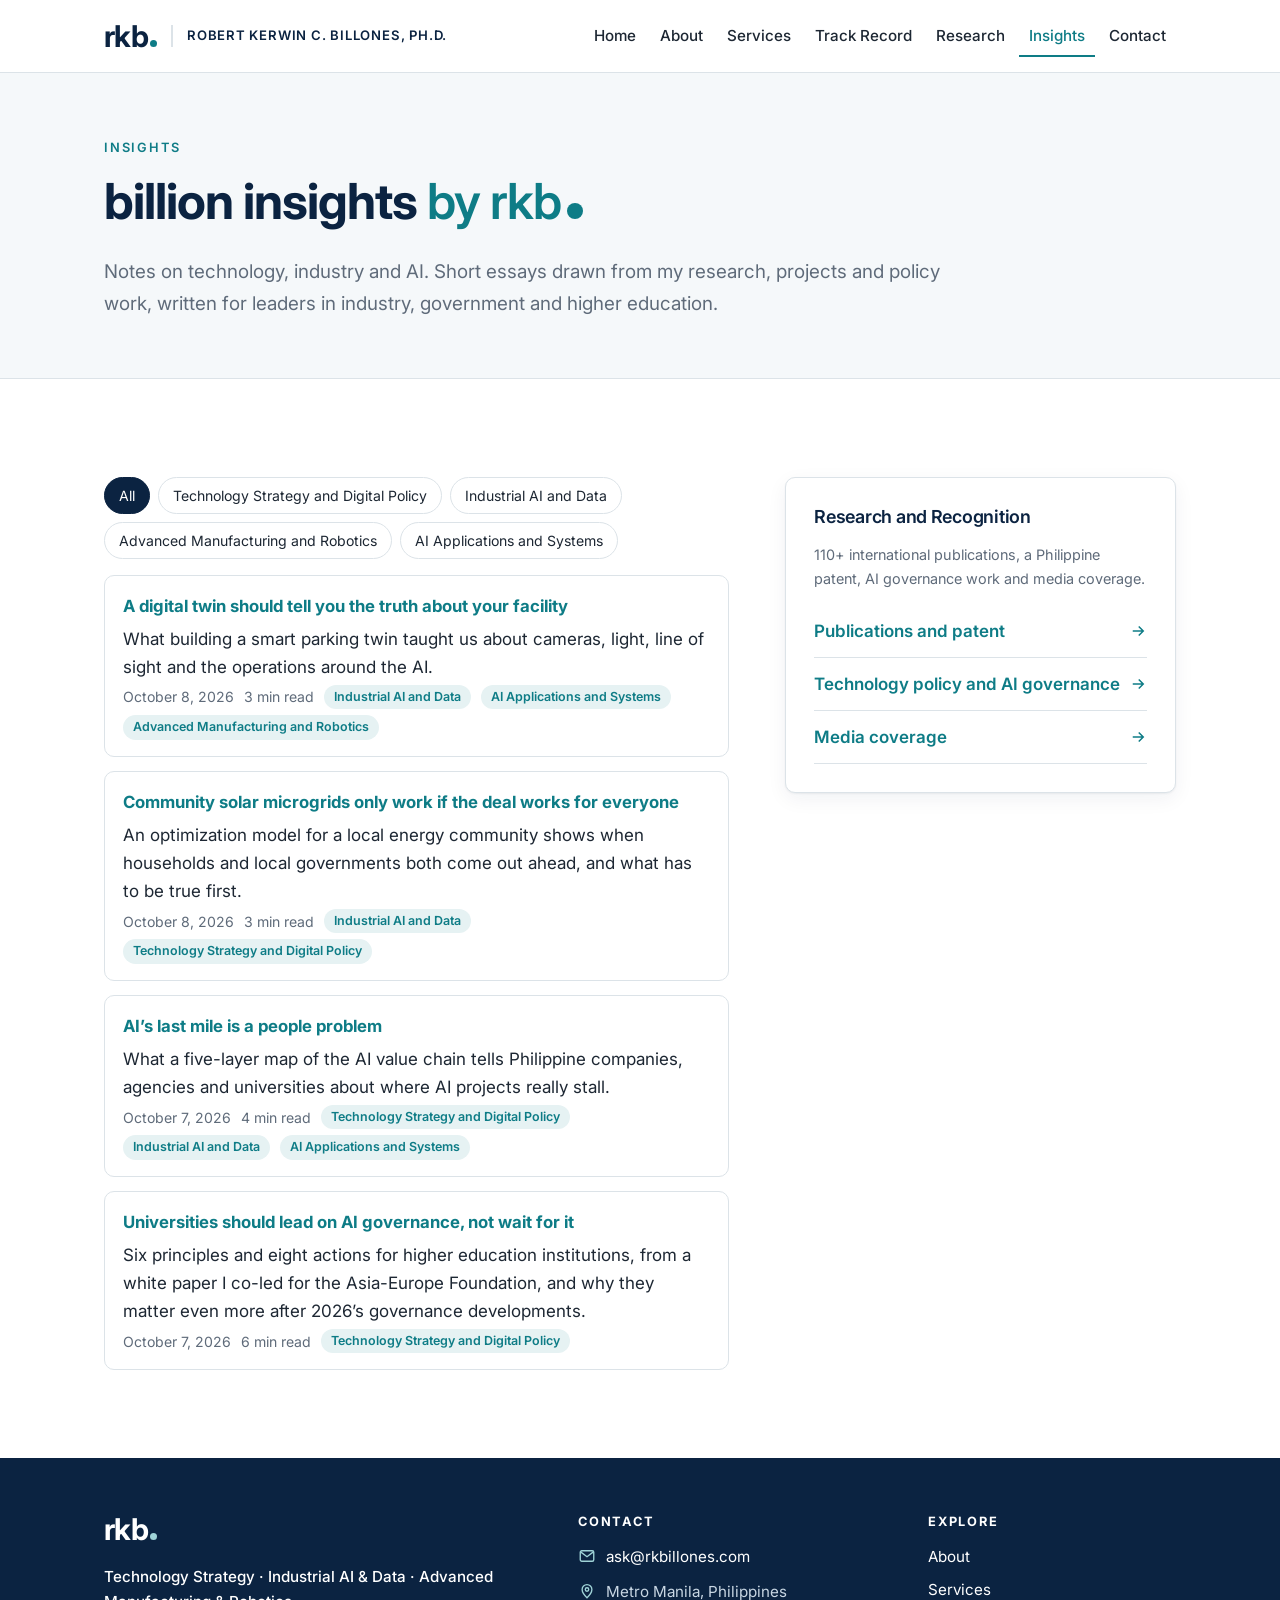
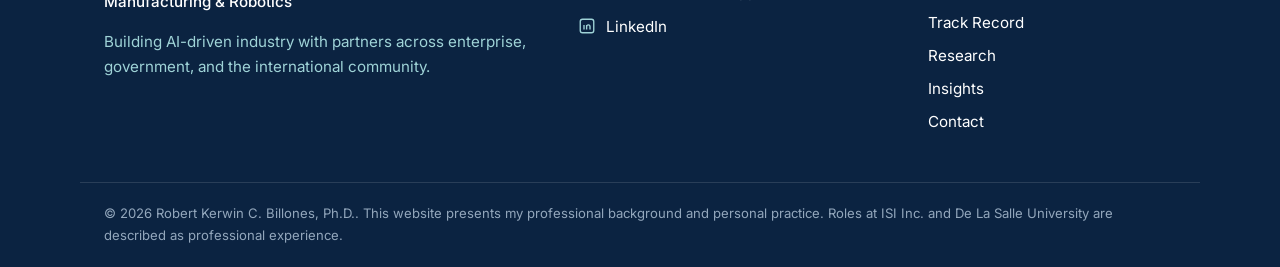
<file: insights.html>
<!doctype html>
<html lang="en">
<head>
<meta charset="utf-8">
<meta name="viewport" content="width=device-width, initial-scale=1">
<title>Insights | Dr. Robert Kerwin C. Billones</title>
<meta name="description" content="billion insights by rkb.: notes on technology, industry and AI by Dr. Robert Kerwin C. Billones.">
<meta name="author" content="Robert Kerwin C. Billones, Ph.D.">
<link rel="canonical" href="https://rkbillones.com/insights.html">
<meta property="og:type" content="website">
<meta property="og:site_name" content="Dr. Robert Kerwin C. Billones">
<meta property="og:title" content="Insights | Dr. Robert Kerwin C. Billones">
<meta property="og:description" content="billion insights by rkb.: notes on technology, industry and AI by Dr. Robert Kerwin C. Billones.">
<meta property="og:url" content="https://rkbillones.com/insights.html">
<meta property="og:image" content="https://rkbillones.com/assets/og-image.png">
<meta name="twitter:title" content="Insights | Dr. Robert Kerwin C. Billones">
<meta name="twitter:description" content="billion insights by rkb.: notes on technology, industry and AI by Dr. Robert Kerwin C. Billones.">
<meta name="twitter:image" content="https://rkbillones.com/assets/og-image.png">
<meta name="twitter:card" content="summary_large_image">
<meta name="theme-color" content="#0B2341">
<link rel="icon" href="assets/favicon.svg" type="image/svg+xml">
<link rel="apple-touch-icon" href="assets/apple-touch-icon.png">
<link rel="preconnect" href="https://fonts.googleapis.com">
<link rel="preconnect" href="https://fonts.gstatic.com" crossorigin>
<link href="https://fonts.googleapis.com/css2?family=Inter:wght@400;500;600;700&display=swap" rel="stylesheet">
<link rel="stylesheet" href="css/style.css">
<script type="application/ld+json">{"@context": "https://schema.org", "@type": "Blog", "name": "billion insights by rkb.", "description": "Notes on technology, industry and AI", "url": "https://rkbillones.com/insights.html", "author": {"@id": "https://rkbillones.com/#person"}, "blogPost": [{"@type": "BlogPosting", "headline": "A digital twin should tell you the truth about your facility", "url": "https://rkbillones.com/digital-twins-start-with-the-facility.html"}, {"@type": "BlogPosting", "headline": "Community solar microgrids only work if the deal works for everyone", "url": "https://rkbillones.com/community-solar-microgrids-that-work-for-everyone.html"}, {"@type": "BlogPosting", "headline": "AI’s last mile is a people problem", "url": "https://rkbillones.com/ai-last-mile-is-a-people-problem.html"}, {"@type": "BlogPosting", "headline": "Universities should lead on AI governance, not wait for it", "url": "https://rkbillones.com/universities-and-ai-governance.html"}]}</script>
</head>
<body>
<a class="skip" href="#main">Skip to content</a>
<header class="site-header">
  <div class="wrap header-inner">
    <a class="brand" href="index.html"><span class="logo " aria-label="rkb."><span class="logo-word">rkb</span><span class="logo-dot"></span></span><span class="brand-name">Robert Kerwin C. Billones, Ph.D.</span></a>
    <button class="nav-toggle" aria-expanded="false" aria-controls="site-nav"><span></span><span></span><span></span><span class="sr">Menu</span></button>
    <nav id="site-nav" class="site-nav" aria-label="Main"><ul><li><a href="index.html">Home</a></li><li><a href="about.html">About</a></li><li><a href="services.html">Services</a></li><li><a href="track-record.html">Track Record</a></li><li><a href="research.html">Research</a></li><li><a href="insights.html" aria-current="page">Insights</a></li><li><a href="contact.html">Contact</a></li></ul></nav>
  </div>
</header>
<main id="main">

<section class="page-hero">
  <div class="wrap">
    <p class="eyebrow">Insights</p>
    <h1><span class="bi-mark bi-hero" aria-label="billion insights by rkb.">billion insights&nbsp;<span class="bi-by">by rkb</span><span class="bi-dot"></span></span></h1>
    <p class="lead">Notes on technology, industry and AI. Short essays drawn from my research, projects and policy work, written for leaders in industry, government and higher education.</p>
  </div>
</section>
<section class="section">
  <div class="wrap two-col wide">
    <div>
      <div class="bi-filter" role="group" aria-label="Filter articles by service line"><button type="button" class="chip is-on" data-f="all">All</button><button type="button" class="chip" data-f="str">Technology Strategy and Digital Policy</button><button type="button" class="chip" data-f="iai">Industrial AI and Data</button><button type="button" class="chip" data-f="amr">Advanced Manufacturing and Robotics</button><button type="button" class="chip" data-f="ais">AI Applications and Systems</button></div>
      <ul class="article-list" id="bi-list"><li data-tags="iai ais amr"><a href="digital-twins-start-with-the-facility.html"><strong>A digital twin should tell you the truth about your facility</strong></a><span>What building a smart parking twin taught us about cameras, light, line of sight and the operations around the AI.</span><span class="bi-meta"><time>October 8, 2026</time><span>3 min read</span><span class="views" data-views="digital-twins-start-with-the-facility" hidden></span><a class="tag" href="insights.html#iai">Industrial AI and Data</a><a class="tag" href="insights.html#ais">AI Applications and Systems</a><a class="tag" href="insights.html#amr">Advanced Manufacturing and Robotics</a></span></li><li data-tags="iai str"><a href="community-solar-microgrids-that-work-for-everyone.html"><strong>Community solar microgrids only work if the deal works for everyone</strong></a><span>An optimization model for a local energy community shows when households and local governments both come out ahead, and what has to be true first.</span><span class="bi-meta"><time>October 8, 2026</time><span>3 min read</span><span class="views" data-views="community-solar-microgrids-that-work-for-everyone" hidden></span><a class="tag" href="insights.html#iai">Industrial AI and Data</a><a class="tag" href="insights.html#str">Technology Strategy and Digital Policy</a></span></li><li data-tags="str iai ais"><a href="ai-last-mile-is-a-people-problem.html"><strong>AI’s last mile is a people problem</strong></a><span>What a five-layer map of the AI value chain tells Philippine companies, agencies and universities about where AI projects really stall.</span><span class="bi-meta"><time>October 7, 2026</time><span>4 min read</span><span class="views" data-views="ai-last-mile-is-a-people-problem" hidden></span><a class="tag" href="insights.html#str">Technology Strategy and Digital Policy</a><a class="tag" href="insights.html#iai">Industrial AI and Data</a><a class="tag" href="insights.html#ais">AI Applications and Systems</a></span></li><li data-tags="str"><a href="universities-and-ai-governance.html"><strong>Universities should lead on AI governance, not wait for it</strong></a><span>Six principles and eight actions for higher education institutions, from a white paper I co-led for the Asia-Europe Foundation, and why they matter even more after 2026’s governance developments.</span><span class="bi-meta"><time>October 7, 2026</time><span>6 min read</span><span class="views" data-views="universities-and-ai-governance" hidden></span><a class="tag" href="insights.html#str">Technology Strategy and Digital Policy</a></span></li></ul>
      <p class="muted bi-empty" id="bi-empty" hidden>No articles in this service line yet.</p>
      <script>(function(){var b=document.querySelectorAll(".bi-filter .chip"),l=document.querySelectorAll("#bi-list li"),e=document.getElementById("bi-empty");function f(k){var n=0;b.forEach(function(x){x.classList.toggle("is-on",x.dataset.f===k)});l.forEach(function(li){var s=k==="all"||(" "+li.dataset.tags+" ").indexOf(" "+k+" ")>-1;li.hidden=!s;if(s)n++});e.hidden=n>0}function g(){var h=location.hash.slice(1);f(h&&document.querySelector(".bi-filter [data-f=\""+h+"\"]")?h:"all")}b.forEach(function(x){x.addEventListener("click",function(){f(x.dataset.f);history.replaceState(null,"",x.dataset.f==="all"?location.pathname:"#"+x.dataset.f)})});window.addEventListener("hashchange",g);g()})();</script>
      <script>(function(){var A="https://abacus.jasoncameron.dev",N="rkbillones-com";function show(el,v){if(typeof v!=="number"||v<1)return;el.textContent=v.toLocaleString()+(v===1?" read":" reads");el.hidden=false;var s=el.previousElementSibling;if(s&&s.classList.contains("views-sep"))s.hidden=false}document.querySelectorAll("[data-views]").forEach(function(el){var k=el.dataset.views,mode=el.dataset.mode||"get",seen=false;if(mode==="hit"){try{seen=sessionStorage.getItem("v:"+k)==="1";sessionStorage.setItem("v:"+k,"1")}catch(e){}}fetch(A+"/"+(mode==="hit"&&!seen?"hit":"get")+"/"+N+"/"+k).then(function(r){return r.ok?r.json():null}).then(function(d){if(d)show(el,d.value)}).catch(function(){})})})();</script>
    </div>
    <aside class="card side">
      <h3>Research and Recognition</h3>
      <p class="note">110+ international publications, a Philippine patent, AI governance work and media coverage.</p>
      <ul class="links"><li><a href="research.html">Publications and patent <svg viewBox="0 0 24 24" aria-hidden="true"><path d="M5 12h14M13 6l6 6-6 6"/></svg></a></li><li><a href="research.html#policy">Technology policy and AI governance <svg viewBox="0 0 24 24" aria-hidden="true"><path d="M5 12h14M13 6l6 6-6 6"/></svg></a></li><li><a href="research.html#media">Media coverage <svg viewBox="0 0 24 24" aria-hidden="true"><path d="M5 12h14M13 6l6 6-6 6"/></svg></a></li></ul>
    </aside>
  </div>
</section>
</main>
<footer class="site-footer">
  <div class="wrap footer-grid">
    <div>
      <span class="logo logo-rev" aria-label="rkb."><span class="logo-word">rkb</span><span class="logo-dot"></span></span>
      <p class="footer-desc">Technology Strategy · Industrial AI &amp; Data · Advanced Manufacturing &amp; Robotics</p>
      <p class="footer-tag">Building AI-driven industry with partners across enterprise, government, and the international community.</p>
    </div>
    <div>
      <h2 class="footer-h">Contact</h2>
      <ul class="contact-list">
        <li><svg viewBox="0 0 24 24" aria-hidden="true"><rect x="3" y="5" width="18" height="14" rx="2"/><path d="M3.5 6.5 12 13l8.5-6.5"/></svg><a href="mailto:ask@rkbillones.com">ask@rkbillones.com</a></li>
        <li><svg viewBox="0 0 24 24" aria-hidden="true"><path d="M12 21s-6.5-6.2-6.5-11a6.5 6.5 0 0 1 13 0c0 4.8-6.5 11-6.5 11z"/><circle cx="12" cy="10" r="2.3"/></svg><span>Metro Manila, Philippines</span></li>
        <li><svg viewBox="0 0 24 24" aria-hidden="true"><rect x="3" y="3" width="18" height="18" rx="3"/><path d="M8 10.5v6M8 7.6v.1M11.5 16.5v-6M11.5 13c0-1.7 1-2.6 2.4-2.6s2.1.9 2.1 2.6v3.5"/></svg><a href="https://www.linkedin.com/in/robert-kerwin-billones-70526b146" rel="noopener">LinkedIn</a></li>
      </ul>
    </div>
    <div>
      <h2 class="footer-h">Explore</h2>
      <ul class="footer-nav"><li><a href="about.html">About</a></li><li><a href="services.html">Services</a></li><li><a href="track-record.html">Track Record</a></li><li><a href="research.html">Research</a></li><li><a href="insights.html">Insights</a></li><li><a href="contact.html">Contact</a></li></ul>
    </div>
  </div>
  <div class="wrap footer-base">
    <p>&copy; <span id="yr">2026</span> Robert Kerwin C. Billones, Ph.D.. This website presents my professional background and personal practice. Roles at ISI Inc. and De La Salle University are described as professional experience.</p>
  </div>
</footer>
<script>
(function(){var b=document.querySelector('.nav-toggle'),n=document.getElementById('site-nav');
b.addEventListener('click',function(){var o=n.classList.toggle('open');b.setAttribute('aria-expanded',o)});
document.getElementById('yr').textContent=new Date().getFullYear();})();
</script>
</body>
</html>
</file>
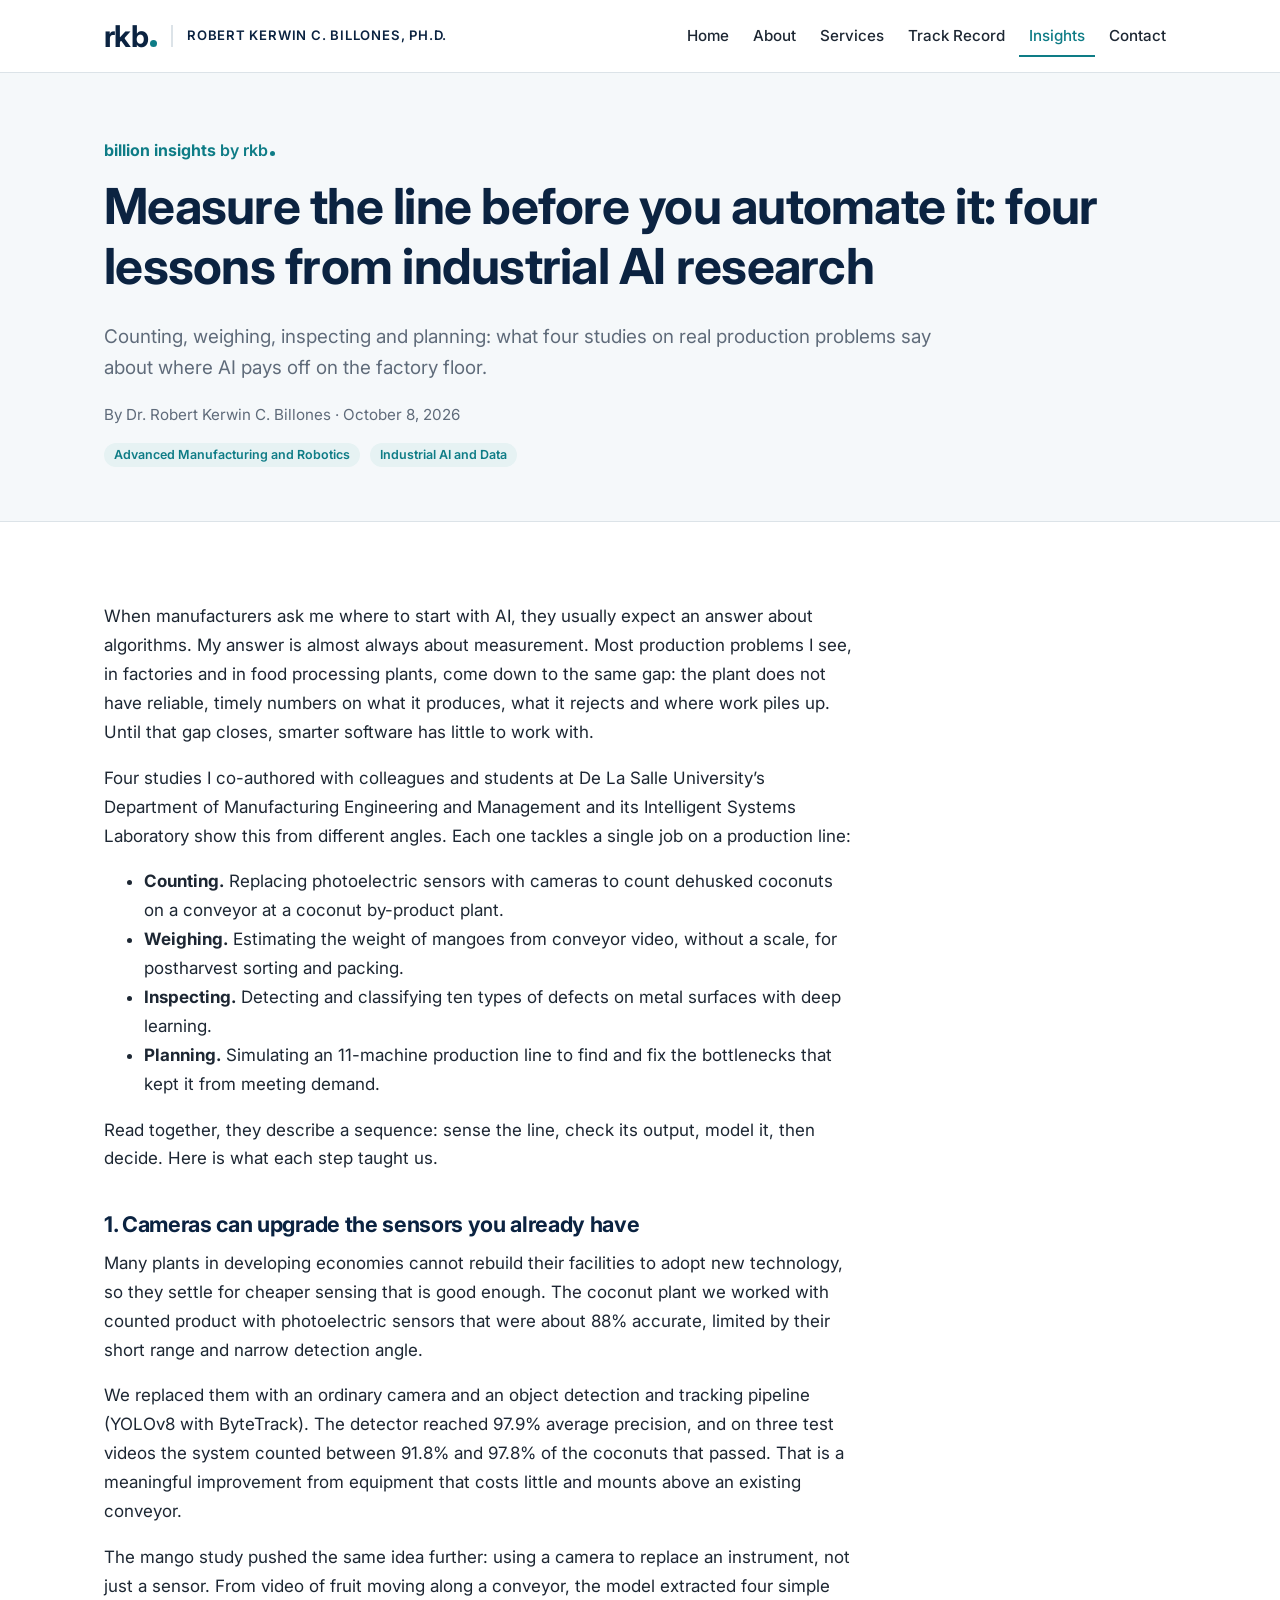
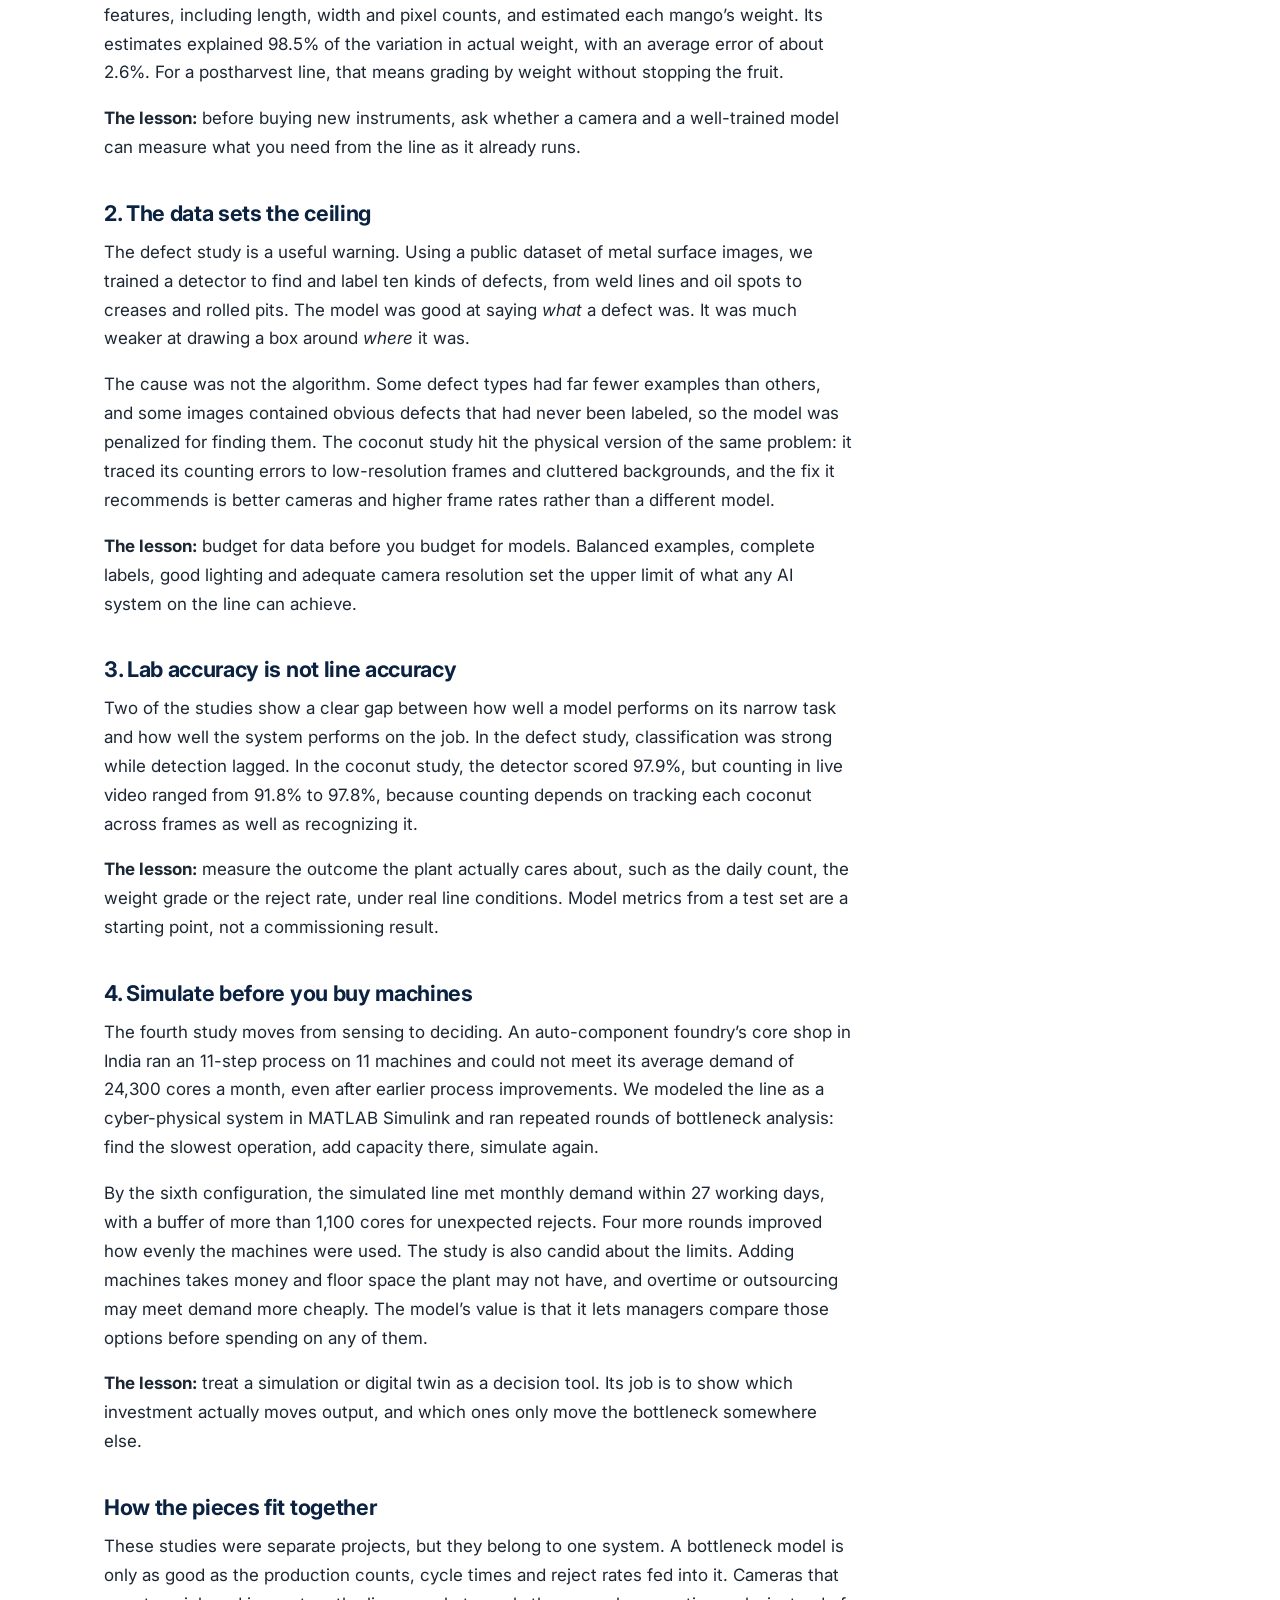
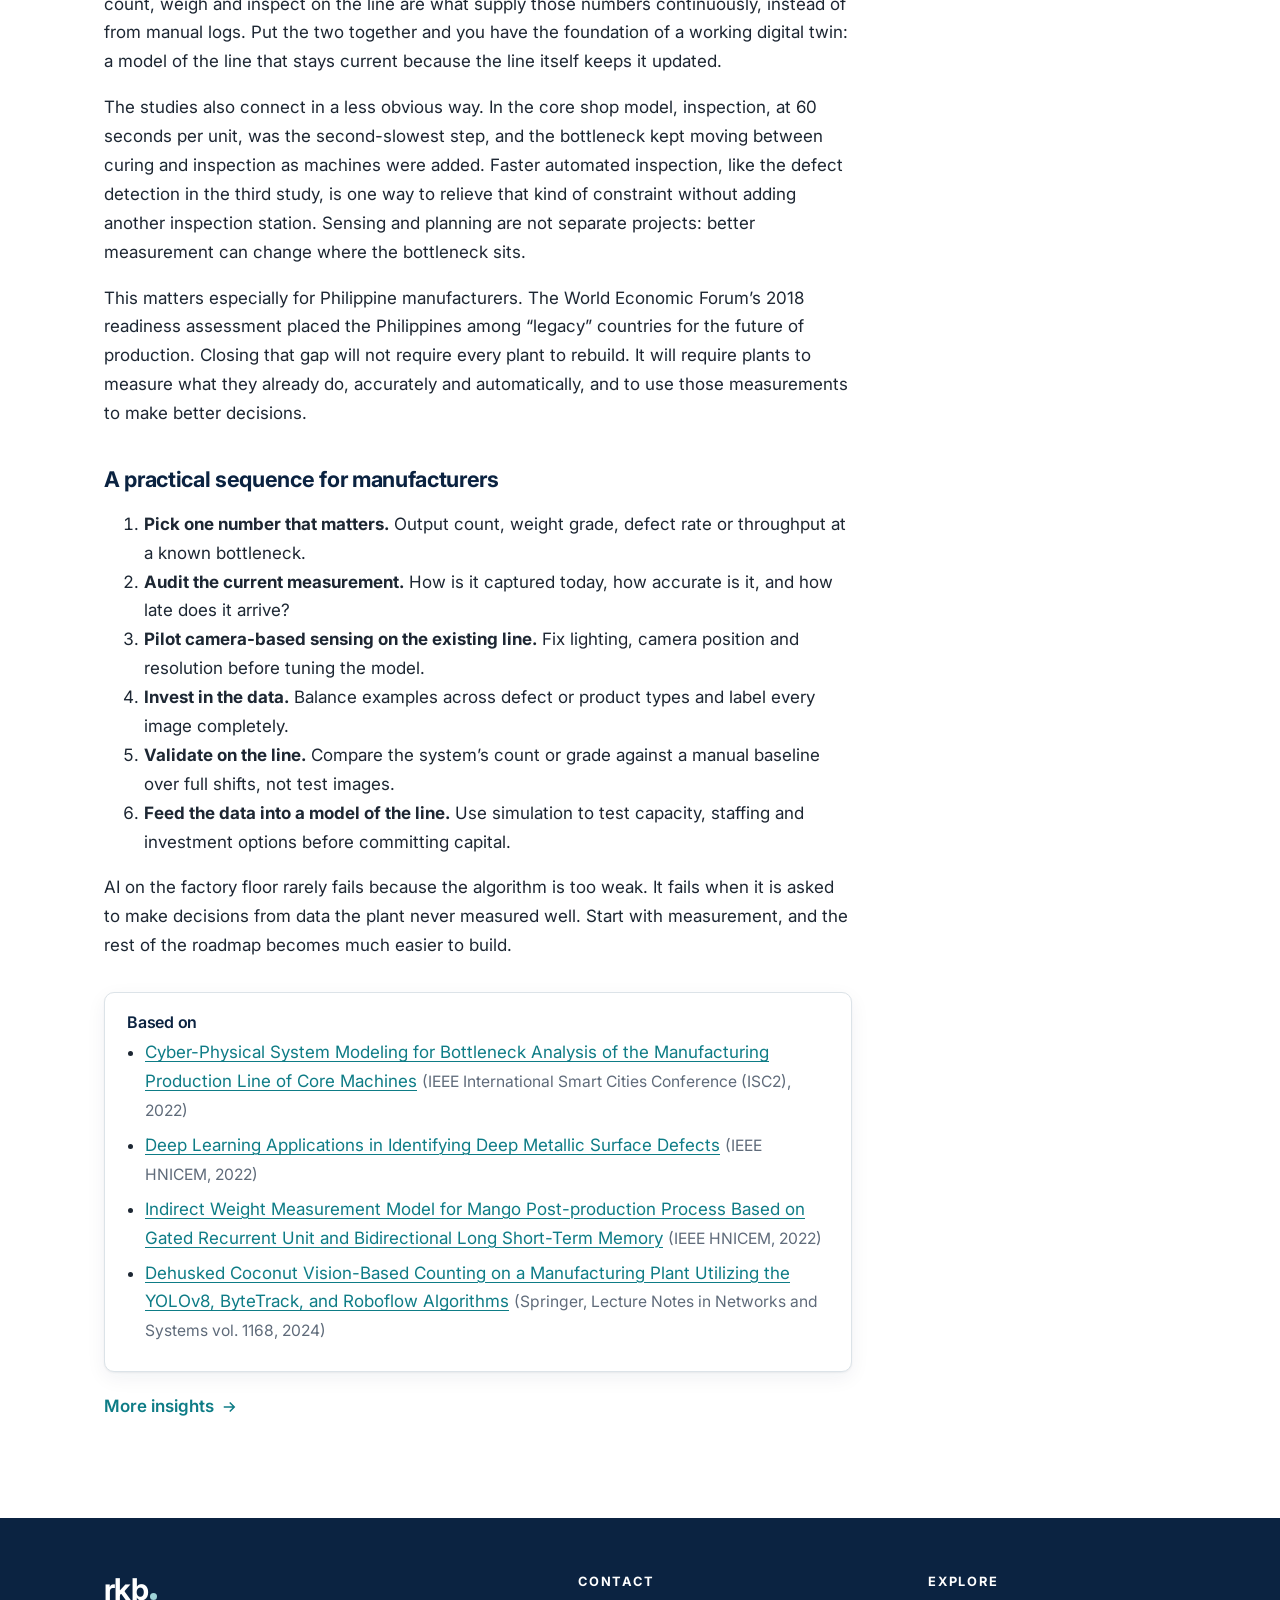
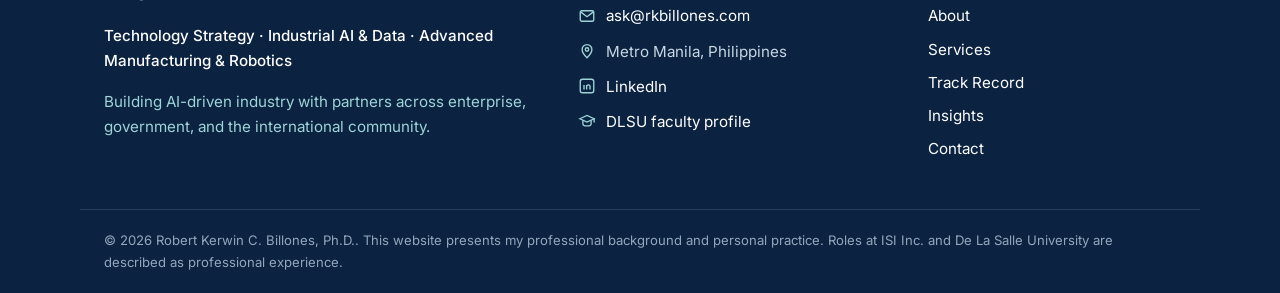
<file: measure-the-line-before-you-automate-it.html>
<!doctype html>
<html lang="en">
<head>
<meta charset="utf-8">
<meta name="viewport" content="width=device-width, initial-scale=1">
<title>Measure the line before you automate it: four lessons from industrial AI research – billion insights by rkb. | Dr. Robert Kerwin C. Billones</title>
<meta name="description" content="Counting, weighing, inspecting and planning: what four studies on real production problems say about where AI pays off on the factory floor.">
<meta name="author" content="Robert Kerwin C. Billones, Ph.D.">
<link rel="canonical" href="https://rkbillones.com/measure-the-line-before-you-automate-it.html">
<meta property="og:type" content="article">
<meta property="og:site_name" content="Dr. Robert Kerwin C. Billones">
<meta property="og:title" content="Measure the line before you automate it: four lessons from industrial AI research – billion insights by rkb. | Dr. Robert Kerwin C. Billones">
<meta property="og:description" content="Counting, weighing, inspecting and planning: what four studies on real production problems say about where AI pays off on the factory floor.">
<meta property="og:url" content="https://rkbillones.com/measure-the-line-before-you-automate-it.html">
<meta property="og:image" content="https://rkbillones.com/assets/og/measure-the-line-before-you-automate-it.png">
<meta name="twitter:title" content="Measure the line before you automate it: four lessons from industrial AI research – billion insights by rkb. | Dr. Robert Kerwin C. Billones">
<meta name="twitter:description" content="Counting, weighing, inspecting and planning: what four studies on real production problems say about where AI pays off on the factory floor.">
<meta name="twitter:image" content="https://rkbillones.com/assets/og/measure-the-line-before-you-automate-it.png">
<meta name="twitter:card" content="summary_large_image">
<meta name="theme-color" content="#0B2341">
<link rel="icon" href="assets/favicon.svg" type="image/svg+xml">
<link rel="apple-touch-icon" href="assets/apple-touch-icon.png">
<link rel="preconnect" href="https://fonts.googleapis.com">
<link rel="preconnect" href="https://fonts.gstatic.com" crossorigin>
<link href="https://fonts.googleapis.com/css2?family=Inter:wght@400;500;600;700&display=swap" rel="stylesheet">
<link rel="stylesheet" href="css/style.css">
<script type="application/ld+json">{"@context": "https://schema.org", "@type": "BlogPosting", "headline": "Measure the line before you automate it: four lessons from industrial AI research", "description": "Counting, weighing, inspecting and planning: what four studies on real production problems say about where AI pays off on the factory floor.", "datePublished": "2026-10-08", "dateModified": "2026-10-08", "url": "https://rkbillones.com/measure-the-line-before-you-automate-it.html", "mainEntityOfPage": "https://rkbillones.com/measure-the-line-before-you-automate-it.html", "image": "https://rkbillones.com/assets/og/measure-the-line-before-you-automate-it.png", "author": {"@type": "Person", "@id": "https://rkbillones.com/#person", "name": "Robert Kerwin C. Billones", "honorificPrefix": "Dr.", "honorificSuffix": "Ph.D.", "url": "https://rkbillones.com/", "image": "https://rkbillones.com/assets/photo.jpg", "email": "mailto:ask@rkbillones.com", "jobTitle": "Full Professor; CEO and Co-Founder", "worksFor": [{"@type": "CollegeOrUniversity", "name": "De La Salle University"}, {"@type": "Organization", "name": "Intelligent Systems Innovation (ISI) Inc.", "url": "https://isinnovation.com.ph/"}], "alumniOf": [{"@type": "CollegeOrUniversity", "name": "De La Salle University"}, {"@type": "CollegeOrUniversity", "name": "Bulacan State University"}], "knowsAbout": ["Technology strategy", "Industrial AI", "Digital twins", "Advanced manufacturing", "Robotics", "AI governance", "Computer vision"], "address": {"@type": "PostalAddress", "addressLocality": "Metro Manila", "addressCountry": "PH"}, "sameAs": ["https://old.dlsu.edu.ph/colleges/gcoe/academic-departments/manufacturing-engineering-management/faculty-profile/robert-billones/", "https://www.linkedin.com/in/robert-kerwin-billones-70526b146", "https://orcid.org/0009-0006-6923-953X", "https://scholar.google.com/citations?hl=en&user=fT3X9toAAAAJ", "https://www.scopus.com/pages/authors/56771397100"]}, "publisher": {"@type": "Person", "name": "Robert Kerwin C. Billones", "url": "https://rkbillones.com/"}, "isPartOf": {"@type": "Blog", "name": "billion insights by rkb.", "url": "https://rkbillones.com/insights.html"}, "keywords": ["Advanced Manufacturing and Robotics", "Industrial AI and Data"], "citation": ["https://doi.org/10.1109/ISC255366.2022.9922444", "https://doi.org/10.1109/HNICEM57413.2022.10109392", "https://doi.org/10.1109/HNICEM57413.2022.10109448", "https://doi.org/10.1007/978-3-031-73321-5_11"], "inLanguage": "en"}</script>
<meta property="article:published_time" content="2026-10-08">
<meta property="article:author" content="Dr. Robert Kerwin C. Billones">
</head>
<body>
<a class="skip" href="#main">Skip to content</a>
<header class="site-header">
  <div class="wrap header-inner">
    <a class="brand" href="index.html"><span class="logo " aria-label="rkb."><span class="logo-word">rkb</span><span class="logo-dot"></span></span><span class="brand-name">Robert Kerwin C. Billones, Ph.D.</span></a>
    <button class="nav-toggle" aria-expanded="false" aria-controls="site-nav"><span></span><span></span><span></span><span class="sr">Menu</span></button>
    <nav id="site-nav" class="site-nav" aria-label="Main"><ul><li><a href="index.html">Home</a></li><li><a href="about.html">About</a></li><li><a href="services.html">Services</a></li><li><a href="track-record.html">Track Record</a></li><li><a href="insights.html" aria-current="page">Insights</a></li><li><a href="contact.html">Contact</a></li></ul></nav>
  </div>
</header>
<main id="main">

<section class="page-hero">
  <div class="wrap">
    <p class="eyebrow"><a href="insights.html" class="bi-mark bi-sm" aria-label="billion insights by rkb.">billion insights&nbsp;<span class="bi-by">by rkb</span><span class="bi-dot"></span></a></p>
    <h1>Measure the line before you automate it: four lessons from industrial AI research</h1>
    <p class="lead">Counting, weighing, inspecting and planning: what four studies on real production problems say about where AI pays off on the factory floor.</p>
    <p class="byline">By Dr. Robert Kerwin C. Billones · <time>October 8, 2026</time></p>
    <p class="bi-meta"><a class="tag" href="insights.html#amr">Advanced Manufacturing and Robotics</a><a class="tag" href="insights.html#iai">Industrial AI and Data</a></p>
  </div>
</section>
<section class="section">
  <div class="wrap">
    <article class="prose article">
<p>When manufacturers ask me where to start with AI, they usually expect an answer about algorithms. My answer is almost always about measurement. Most production problems I see, in factories and in food processing plants, come down to the same gap: the plant does not have reliable, timely numbers on what it produces, what it rejects and where work piles up. Until that gap closes, smarter software has little to work with.</p>
<p>Four studies I co-authored with colleagues and students at De La Salle University’s Department of Manufacturing Engineering and Management and its Intelligent Systems Laboratory show this from different angles. Each one tackles a single job on a production line:</p>
<ul>
  <li><strong>Counting.</strong> Replacing photoelectric sensors with cameras to count dehusked coconuts on a conveyor at a coconut by-product plant.</li>
  <li><strong>Weighing.</strong> Estimating the weight of mangoes from conveyor video, without a scale, for postharvest sorting and packing.</li>
  <li><strong>Inspecting.</strong> Detecting and classifying ten types of defects on metal surfaces with deep learning.</li>
  <li><strong>Planning.</strong> Simulating an 11-machine production line to find and fix the bottlenecks that kept it from meeting demand.</li>
</ul>
<p>Read together, they describe a sequence: sense the line, check its output, model it, then decide. Here is what each step taught us.</p>

<h2>1. Cameras can upgrade the sensors you already have</h2>
<p>Many plants in developing economies cannot rebuild their facilities to adopt new technology, so they settle for cheaper sensing that is good enough. The coconut plant we worked with counted product with photoelectric sensors that were about 88% accurate, limited by their short range and narrow detection angle.</p>
<p>We replaced them with an ordinary camera and an object detection and tracking pipeline (YOLOv8 with ByteTrack). The detector reached 97.9% average precision, and on three test videos the system counted between 91.8% and 97.8% of the coconuts that passed. That is a meaningful improvement from equipment that costs little and mounts above an existing conveyor.</p>
<p>The mango study pushed the same idea further: using a camera to replace an instrument, not just a sensor. From video of fruit moving along a conveyor, the model extracted four simple features, including length, width and pixel counts, and estimated each mango’s weight. Its estimates explained 98.5% of the variation in actual weight, with an average error of about 2.6%. For a postharvest line, that means grading by weight without stopping the fruit.</p>
<p><strong>The lesson:</strong> before buying new instruments, ask whether a camera and a well-trained model can measure what you need from the line as it already runs.</p>

<h2>2. The data sets the ceiling</h2>
<p>The defect study is a useful warning. Using a public dataset of metal surface images, we trained a detector to find and label ten kinds of defects, from weld lines and oil spots to creases and rolled pits. The model was good at saying <em>what</em> a defect was. It was much weaker at drawing a box around <em>where</em> it was.</p>
<p>The cause was not the algorithm. Some defect types had far fewer examples than others, and some images contained obvious defects that had never been labeled, so the model was penalized for finding them. The coconut study hit the physical version of the same problem: it traced its counting errors to low-resolution frames and cluttered backgrounds, and the fix it recommends is better cameras and higher frame rates rather than a different model.</p>
<p><strong>The lesson:</strong> budget for data before you budget for models. Balanced examples, complete labels, good lighting and adequate camera resolution set the upper limit of what any AI system on the line can achieve.</p>

<h2>3. Lab accuracy is not line accuracy</h2>
<p>Two of the studies show a clear gap between how well a model performs on its narrow task and how well the system performs on the job. In the defect study, classification was strong while detection lagged. In the coconut study, the detector scored 97.9%, but counting in live video ranged from 91.8% to 97.8%, because counting depends on tracking each coconut across frames as well as recognizing it.</p>
<p><strong>The lesson:</strong> measure the outcome the plant actually cares about, such as the daily count, the weight grade or the reject rate, under real line conditions. Model metrics from a test set are a starting point, not a commissioning result.</p>

<h2>4. Simulate before you buy machines</h2>
<p>The fourth study moves from sensing to deciding. An auto-component foundry’s core shop in India ran an 11-step process on 11 machines and could not meet its average demand of 24,300 cores a month, even after earlier process improvements. We modeled the line as a cyber-physical system in MATLAB Simulink and ran repeated rounds of bottleneck analysis: find the slowest operation, add capacity there, simulate again.</p>
<p>By the sixth configuration, the simulated line met monthly demand within 27 working days, with a buffer of more than 1,100 cores for unexpected rejects. Four more rounds improved how evenly the machines were used. The study is also candid about the limits. Adding machines takes money and floor space the plant may not have, and overtime or outsourcing may meet demand more cheaply. The model’s value is that it lets managers compare those options before spending on any of them.</p>
<p><strong>The lesson:</strong> treat a simulation or digital twin as a decision tool. Its job is to show which investment actually moves output, and which ones only move the bottleneck somewhere else.</p>

<h2>How the pieces fit together</h2>
<p>These studies were separate projects, but they belong to one system. A bottleneck model is only as good as the production counts, cycle times and reject rates fed into it. Cameras that count, weigh and inspect on the line are what supply those numbers continuously, instead of from manual logs. Put the two together and you have the foundation of a working digital twin: a model of the line that stays current because the line itself keeps it updated.</p>
<p>The studies also connect in a less obvious way. In the core shop model, inspection, at 60 seconds per unit, was the second-slowest step, and the bottleneck kept moving between curing and inspection as machines were added. Faster automated inspection, like the defect detection in the third study, is one way to relieve that kind of constraint without adding another inspection station. Sensing and planning are not separate projects: better measurement can change where the bottleneck sits.</p>
<p>This matters especially for Philippine manufacturers. The World Economic Forum’s 2018 readiness assessment placed the Philippines among “legacy” countries for the future of production. Closing that gap will not require every plant to rebuild. It will require plants to measure what they already do, accurately and automatically, and to use those measurements to make better decisions.</p>

<h2>A practical sequence for manufacturers</h2>
<ol>
  <li><strong>Pick one number that matters.</strong> Output count, weight grade, defect rate or throughput at a known bottleneck.</li>
  <li><strong>Audit the current measurement.</strong> How is it captured today, how accurate is it, and how late does it arrive?</li>
  <li><strong>Pilot camera-based sensing on the existing line.</strong> Fix lighting, camera position and resolution before tuning the model.</li>
  <li><strong>Invest in the data.</strong> Balance examples across defect or product types and label every image completely.</li>
  <li><strong>Validate on the line.</strong> Compare the system’s count or grade against a manual baseline over full shifts, not test images.</li>
  <li><strong>Feed the data into a model of the line.</strong> Use simulation to test capacity, staffing and investment options before committing capital.</li>
</ol>
<p>AI on the factory floor rarely fails because the algorithm is too weak. It fails when it is asked to make decisions from data the plant never measured well. Start with measurement, and the rest of the roadmap becomes much easier to build.</p>

      <aside class="card source">
        <h3>Based on</h3>
        <ul class="src-list"><li><a href="https://doi.org/10.1109/ISC255366.2022.9922444" rel="noopener">Cyber-Physical System Modeling for Bottleneck Analysis of the Manufacturing Production Line of Core Machines</a> <span class="muted">(IEEE International Smart Cities Conference (ISC2), 2022)</span></li><li><a href="https://doi.org/10.1109/HNICEM57413.2022.10109392" rel="noopener">Deep Learning Applications in Identifying Deep Metallic Surface Defects</a> <span class="muted">(IEEE HNICEM, 2022)</span></li><li><a href="https://doi.org/10.1109/HNICEM57413.2022.10109448" rel="noopener">Indirect Weight Measurement Model for Mango Post-production Process Based on Gated Recurrent Unit and Bidirectional Long Short-Term Memory</a> <span class="muted">(IEEE HNICEM, 2022)</span></li><li><a href="https://doi.org/10.1007/978-3-031-73321-5_11" rel="noopener">Dehusked Coconut Vision-Based Counting on a Manufacturing Plant Utilizing the YOLOv8, ByteTrack, and Roboflow Algorithms</a> <span class="muted">(Springer, Lecture Notes in Networks and Systems vol. 1168, 2024)</span></li></ul>
      </aside>
      <p><a class="more" href="insights.html">More insights <svg viewBox="0 0 24 24" aria-hidden="true"><path d="M5 12h14M13 6l6 6-6 6"/></svg></a></p>
    </article>
  </div>
</section>
</main>
<footer class="site-footer">
  <div class="wrap footer-grid">
    <div>
      <span class="logo logo-rev" aria-label="rkb."><span class="logo-word">rkb</span><span class="logo-dot"></span></span>
      <p class="footer-desc">Technology Strategy · Industrial AI &amp; Data · Advanced Manufacturing &amp; Robotics</p>
      <p class="footer-tag">Building AI-driven industry with partners across enterprise, government, and the international community.</p>
    </div>
    <div>
      <h2 class="footer-h">Contact</h2>
      <ul class="contact-list">
        <li><svg viewBox="0 0 24 24" aria-hidden="true"><rect x="3" y="5" width="18" height="14" rx="2"/><path d="M3.5 6.5 12 13l8.5-6.5"/></svg><a href="mailto:ask@rkbillones.com">ask@rkbillones.com</a></li>
        <li><svg viewBox="0 0 24 24" aria-hidden="true"><path d="M12 21s-6.5-6.2-6.5-11a6.5 6.5 0 0 1 13 0c0 4.8-6.5 11-6.5 11z"/><circle cx="12" cy="10" r="2.3"/></svg><span>Metro Manila, Philippines</span></li>
        <li><svg viewBox="0 0 24 24" aria-hidden="true"><rect x="3" y="3" width="18" height="18" rx="3"/><path d="M8 10.5v6M8 7.6v.1M11.5 16.5v-6M11.5 13c0-1.7 1-2.6 2.4-2.6s2.1.9 2.1 2.6v3.5"/></svg><a href="https://www.linkedin.com/in/robert-kerwin-billones-70526b146" rel="noopener">LinkedIn</a></li>
        <li><svg viewBox="0 0 24 24" aria-hidden="true"><path d="M2.5 9 12 4.5 21.5 9 12 13.5z"/><path d="M6.5 11v4.5c0 1.6 2.5 3 5.5 3s5.5-1.4 5.5-3V11M21.5 9v5"/></svg><a href="https://old.dlsu.edu.ph/colleges/gcoe/academic-departments/manufacturing-engineering-management/faculty-profile/robert-billones/" rel="noopener">DLSU faculty profile</a></li>
      </ul>
    </div>
    <div>
      <h2 class="footer-h">Explore</h2>
      <ul class="footer-nav"><li><a href="about.html">About</a></li><li><a href="services.html">Services</a></li><li><a href="track-record.html">Track Record</a></li><li><a href="insights.html">Insights</a></li><li><a href="contact.html">Contact</a></li></ul>
    </div>
  </div>
  <div class="wrap footer-base">
    <p>&copy; <span id="yr">2026</span> Robert Kerwin C. Billones, Ph.D.. This website presents my professional background and personal practice. Roles at ISI Inc. and De La Salle University are described as professional experience.</p>
  </div>
</footer>
<script>
(function(){var b=document.querySelector('.nav-toggle'),n=document.getElementById('site-nav');
b.addEventListener('click',function(){var o=n.classList.toggle('open');b.setAttribute('aria-expanded',o)});
document.getElementById('yr').textContent=new Date().getFullYear();})();
</script>
</body>
</html>
</file>
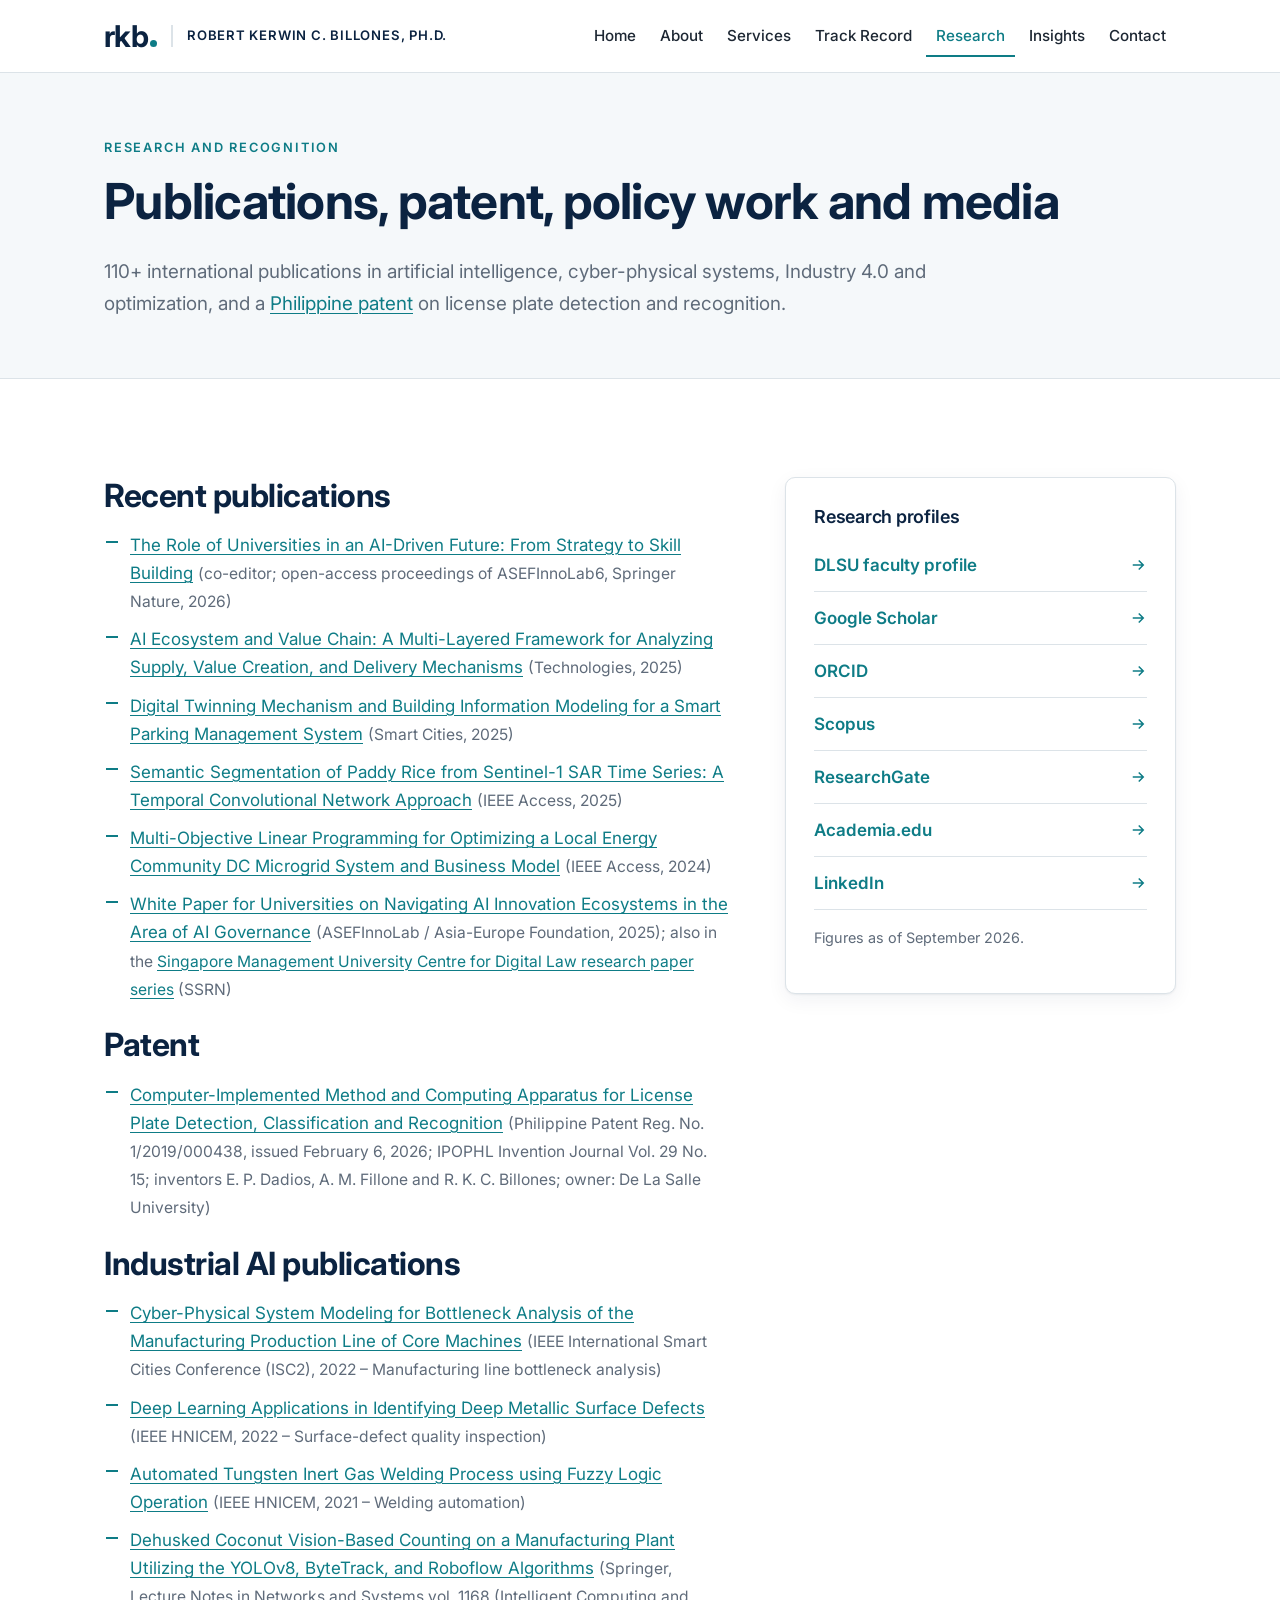
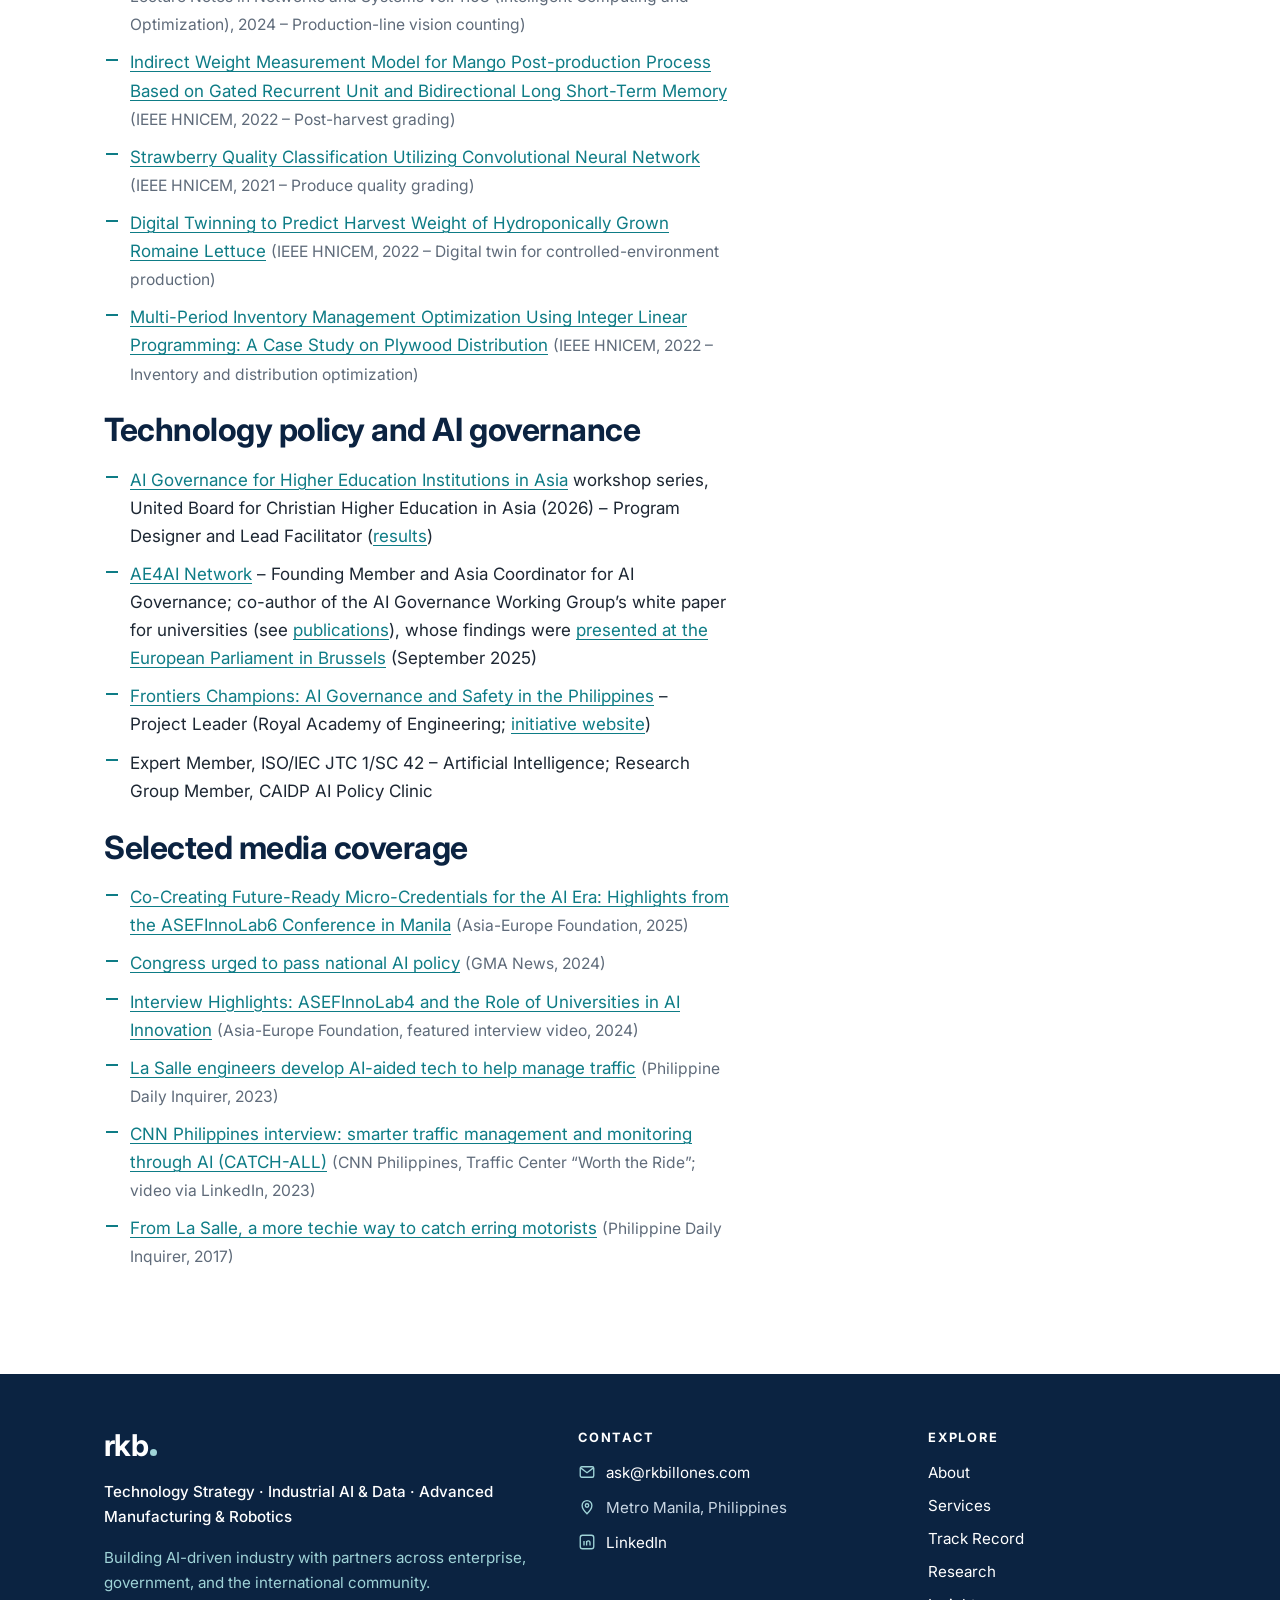
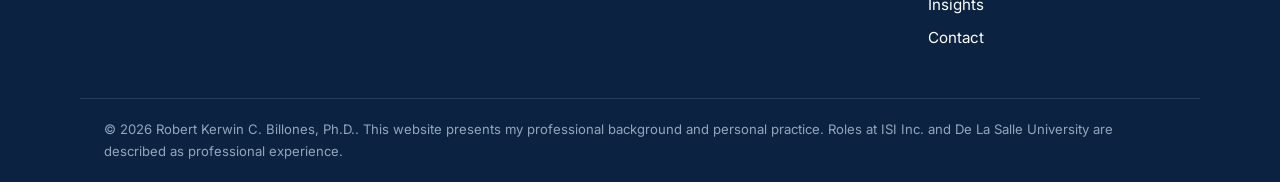
<file: research.html>
<!doctype html>
<html lang="en">
<head>
<meta charset="utf-8">
<meta name="viewport" content="width=device-width, initial-scale=1">
<title>Research and Recognition | Dr. Robert Kerwin C. Billones</title>
<meta name="description" content="Publications, a Philippine patent, AI governance work and media coverage of Dr. Robert Kerwin C. Billones.">
<meta name="author" content="Robert Kerwin C. Billones, Ph.D.">
<link rel="canonical" href="https://rkbillones.com/research.html">
<meta property="og:type" content="website">
<meta property="og:site_name" content="Dr. Robert Kerwin C. Billones">
<meta property="og:title" content="Research and Recognition | Dr. Robert Kerwin C. Billones">
<meta property="og:description" content="Publications, a Philippine patent, AI governance work and media coverage of Dr. Robert Kerwin C. Billones.">
<meta property="og:url" content="https://rkbillones.com/research.html">
<meta property="og:image" content="https://rkbillones.com/assets/og-image.png">
<meta name="twitter:title" content="Research and Recognition | Dr. Robert Kerwin C. Billones">
<meta name="twitter:description" content="Publications, a Philippine patent, AI governance work and media coverage of Dr. Robert Kerwin C. Billones.">
<meta name="twitter:image" content="https://rkbillones.com/assets/og-image.png">
<meta name="twitter:card" content="summary_large_image">
<meta name="theme-color" content="#0B2341">
<link rel="icon" href="assets/favicon.svg" type="image/svg+xml">
<link rel="apple-touch-icon" href="assets/apple-touch-icon.png">
<link rel="preconnect" href="https://fonts.googleapis.com">
<link rel="preconnect" href="https://fonts.gstatic.com" crossorigin>
<link href="https://fonts.googleapis.com/css2?family=Inter:wght@400;500;600;700&display=swap" rel="stylesheet">
<link rel="stylesheet" href="css/style.css">
</head>
<body>
<a class="skip" href="#main">Skip to content</a>
<header class="site-header">
  <div class="wrap header-inner">
    <a class="brand" href="index.html"><span class="logo " aria-label="rkb."><span class="logo-word">rkb</span><span class="logo-dot"></span></span><span class="brand-name">Robert Kerwin C. Billones, Ph.D.</span></a>
    <button class="nav-toggle" aria-expanded="false" aria-controls="site-nav"><span></span><span></span><span></span><span class="sr">Menu</span></button>
    <nav id="site-nav" class="site-nav" aria-label="Main"><ul><li><a href="index.html">Home</a></li><li><a href="about.html">About</a></li><li><a href="services.html">Services</a></li><li><a href="track-record.html">Track Record</a></li><li><a href="research.html" aria-current="page">Research</a></li><li><a href="insights.html">Insights</a></li><li><a href="contact.html">Contact</a></li></ul></nav>
  </div>
</header>
<main id="main">

<section class="page-hero">
  <div class="wrap">
    <p class="eyebrow">Research and Recognition</p>
    <h1>Publications, patent, policy work and media</h1>
    <p class="lead">110+ international publications in artificial intelligence, cyber-physical systems, Industry 4.0 and optimization, and a <a href="#patent">Philippine patent</a> on license plate detection and recognition.</p>
  </div>
</section>
<section class="section">
  <div class="wrap two-col wide">
    <div>
      <h2 id="publications">Recent publications</h2>
      <ul class="ticks"><li><a href="https://books.google.com.ph/books/about/The_Role_of_Universities_in_an_AI_Driven.html?id=uAV50gEACAAJ&redir_esc=y" rel="noopener">The Role of Universities in an AI-Driven Future: From Strategy to Skill Building</a> <span class="muted">(co-editor; open-access proceedings of ASEFInnoLab6, Springer Nature, 2026)</span></li><li><a href="https://doi.org/10.3390/technologies13090421" rel="noopener">AI Ecosystem and Value Chain: A Multi-Layered Framework for Analyzing Supply, Value Creation, and Delivery Mechanisms</a> <span class="muted">(Technologies, 2025)</span></li><li><a href="https://doi.org/10.3390/smartcities8050146" rel="noopener">Digital Twinning Mechanism and Building Information Modeling for a Smart Parking Management System</a> <span class="muted">(Smart Cities, 2025)</span></li><li><a href="https://ieeexplore.ieee.org/document/11206345" rel="noopener">Semantic Segmentation of Paddy Rice from Sentinel-1 SAR Time Series: A Temporal Convolutional Network Approach</a> <span class="muted">(IEEE Access, 2025)</span></li><li><a href="https://doi.org/10.1109/ACCESS.2024.3493774" rel="noopener">Multi-Objective Linear Programming for Optimizing a Local Energy Community DC Microgrid System and Business Model</a> <span class="muted">(IEEE Access, 2024)</span></li><li><a href="https://asef.org/publications/asefinnolab-white-paper-governance/" rel="noopener">White Paper for Universities on Navigating AI Innovation Ecosystems in the Area of AI Governance</a> <span class="muted">(ASEFInnoLab / Asia-Europe Foundation, 2025)</span><span class="muted">; also in the <a href="https://papers.ssrn.com/sol3/papers.cfm?abstract_id=5419114" rel="noopener">Singapore Management University Centre for Digital Law research paper series</a> (SSRN)</span></li></ul>
      <h2 id="patent">Patent</h2>
      <ul class="ticks"><li><a href="https://onlineservices.ipophil.gov.ph/patgazette/IPASJournal/V29N15_INV_2nd.pdf" rel="noopener">Computer-Implemented Method and Computing Apparatus for License Plate Detection, Classification and Recognition</a> <span class="muted">(Philippine Patent Reg. No. 1/2019/000438, issued February 6, 2026; IPOPHL Invention Journal Vol. 29 No. 15; inventors E. P. Dadios, A. M. Fillone and R. K. C. Billones; owner: De La Salle University)</span></li></ul>
      <h2 id="industrial-ai">Industrial AI publications</h2>
      <ul class="ticks"><li><a href="https://ieeexplore.ieee.org/document/9922444" rel="noopener">Cyber-Physical System Modeling for Bottleneck Analysis of the Manufacturing Production Line of Core Machines</a> <span class="muted">(IEEE International Smart Cities Conference (ISC2), 2022 – Manufacturing line bottleneck analysis)</span></li><li><a href="https://ieeexplore.ieee.org/document/10109392" rel="noopener">Deep Learning Applications in Identifying Deep Metallic Surface Defects</a> <span class="muted">(IEEE HNICEM, 2022 – Surface-defect quality inspection)</span></li><li><a href="https://ieeexplore.ieee.org/document/9731976" rel="noopener">Automated Tungsten Inert Gas Welding Process using Fuzzy Logic Operation</a> <span class="muted">(IEEE HNICEM, 2021 – Welding automation)</span></li><li><a href="https://doi.org/10.1007/978-3-031-73321-5_11" rel="noopener">Dehusked Coconut Vision-Based Counting on a Manufacturing Plant Utilizing the YOLOv8, ByteTrack, and Roboflow Algorithms</a> <span class="muted">(Springer, Lecture Notes in Networks and Systems vol. 1168 (Intelligent Computing and Optimization), 2024 – Production-line vision counting)</span></li><li><a href="https://ieeexplore.ieee.org/document/10109448" rel="noopener">Indirect Weight Measurement Model for Mango Post-production Process Based on Gated Recurrent Unit and Bidirectional Long Short-Term Memory</a> <span class="muted">(IEEE HNICEM, 2022 – Post-harvest grading)</span></li><li><a href="https://ieeexplore.ieee.org/document/9731924" rel="noopener">Strawberry Quality Classification Utilizing Convolutional Neural Network</a> <span class="muted">(IEEE HNICEM, 2021 – Produce quality grading)</span></li><li><a href="https://ieeexplore.ieee.org/document/10109418" rel="noopener">Digital Twinning to Predict Harvest Weight of Hydroponically Grown Romaine Lettuce</a> <span class="muted">(IEEE HNICEM, 2022 – Digital twin for controlled-environment production)</span></li><li><a href="https://ieeexplore.ieee.org/document/10109494" rel="noopener">Multi-Period Inventory Management Optimization Using Integer Linear Programming: A Case Study on Plywood Distribution</a> <span class="muted">(IEEE HNICEM, 2022 – Inventory and distribution optimization)</span></li></ul>
      <h2 id="policy">Technology policy and AI governance</h2>
      <ul class="ticks">
        <li><a href="https://unitedboard.org/programs/digital-content-and-programming/ai-governance-for-higher-education-institutions-in-asia/" rel="noopener">AI Governance for Higher Education Institutions in Asia</a> workshop series, United Board for Christian Higher Education in Asia (2026) – Program Designer and Lead Facilitator (<a href="track-record.html#advisory">results</a>)</li>
        <li><a href="https://www.asiaeurope4ai.org/about-us" rel="noopener">AE4AI Network</a> – Founding Member and Asia Coordinator for AI Governance; co-author of the AI Governance Working Group’s white paper for universities (see <a href="#publications">publications</a>), whose findings were <a href="https://johannes-bleher.de/news/2025-09-23-Brussels%20visit/" rel="noopener">presented at the European Parliament in Brussels</a> (September 2025)</li>
        <li><a href="https://raeng.org.uk/programmes-and-prizes/programmes/international-programmes/frontiers/funding/frontiers-champions/2025-frontiers-champions/" rel="noopener">Frontiers Champions: AI Governance and Safety in the Philippines</a> – Project Leader (Royal Academy of Engineering; <a href="https://isl-research.com/about" rel="noopener">initiative website</a>)</li>
        <li>Expert Member, ISO/IEC JTC 1/SC 42 – Artificial Intelligence; Research Group Member, CAIDP AI Policy Clinic</li>
      </ul>
      <h2 id="media">Selected media coverage</h2>
      <ul class="ticks"><li><a href="https://asef.org/news/asefinnolab6-conference-manila/" rel="noopener">Co-Creating Future-Ready Micro-Credentials for the AI Era: Highlights from the ASEFInnoLab6 Conference in Manila</a> <span class="muted">(Asia-Europe Foundation, 2025)</span></li><li><a href="https://www.gmanetwork.com/news/scitech/technology/899502/congress-urged-to-pass-national-ai-policy/story/" rel="noopener">Congress urged to pass national AI policy</a> <span class="muted">(GMA News, 2024)</span></li><li><a href="https://asef.org/news/interview-highlights-asefinnolab4-videos/" rel="noopener">Interview Highlights: ASEFInnoLab4 and the Role of Universities in AI Innovation</a> <span class="muted">(Asia-Europe Foundation, featured interview video, 2024)</span></li><li><a href="https://newsinfo.inquirer.net/1839481/la-salle-engineers-develop-ai-aided-tech-to-help-manage-traffic" rel="noopener">La Salle engineers develop AI-aided tech to help manage traffic</a> <span class="muted">(Philippine Daily Inquirer, 2023)</span></li><li><a href="https://www.linkedin.com/posts/robert-kerwin-billones-70526b146_ai-smartcity-trafficmanagement-ugcPost-7117834275403567104-dtJp/" rel="noopener">CNN Philippines interview: smarter traffic management and monitoring through AI (CATCH-ALL)</a> <span class="muted">(CNN Philippines, Traffic Center “Worth the Ride”; video via LinkedIn, 2023)</span></li><li><a href="https://newsinfo.inquirer.net/910267/from-la-salle-a-more-techie-way-to-catch-erring-motorists" rel="noopener">From La Salle, a more techie way to catch erring motorists</a> <span class="muted">(Philippine Daily Inquirer, 2017)</span></li></ul>
    </div>
    <aside class="card side">
      <h3>Research profiles</h3>
      <ul class="links"><li><a href="https://old.dlsu.edu.ph/colleges/gcoe/academic-departments/manufacturing-engineering-management/faculty-profile/robert-billones/" rel="noopener">DLSU faculty profile <svg viewBox="0 0 24 24" aria-hidden="true"><path d="M5 12h14M13 6l6 6-6 6"/></svg></a></li><li><a href="https://scholar.google.com/citations?hl=en&user=fT3X9toAAAAJ" rel="noopener">Google Scholar <svg viewBox="0 0 24 24" aria-hidden="true"><path d="M5 12h14M13 6l6 6-6 6"/></svg></a></li><li><a href="https://orcid.org/0009-0006-6923-953X" rel="noopener">ORCID <svg viewBox="0 0 24 24" aria-hidden="true"><path d="M5 12h14M13 6l6 6-6 6"/></svg></a></li><li><a href="https://www.scopus.com/pages/authors/56771397100" rel="noopener">Scopus <svg viewBox="0 0 24 24" aria-hidden="true"><path d="M5 12h14M13 6l6 6-6 6"/></svg></a></li><li><a href="https://www.researchgate.net/profile/Robert-Kerwin-Billones" rel="noopener">ResearchGate <svg viewBox="0 0 24 24" aria-hidden="true"><path d="M5 12h14M13 6l6 6-6 6"/></svg></a></li><li><a href="https://dlsu.academia.edu/RobertKerwinBillones" rel="noopener">Academia.edu <svg viewBox="0 0 24 24" aria-hidden="true"><path d="M5 12h14M13 6l6 6-6 6"/></svg></a></li><li><a href="https://www.linkedin.com/in/robert-kerwin-billones-70526b146" rel="noopener">LinkedIn <svg viewBox="0 0 24 24" aria-hidden="true"><path d="M5 12h14M13 6l6 6-6 6"/></svg></a></li></ul>
      <p class="note">Figures as of September 2026.</p>
    </aside>
  </div>
</section>
</main>
<footer class="site-footer">
  <div class="wrap footer-grid">
    <div>
      <span class="logo logo-rev" aria-label="rkb."><span class="logo-word">rkb</span><span class="logo-dot"></span></span>
      <p class="footer-desc">Technology Strategy · Industrial AI &amp; Data · Advanced Manufacturing &amp; Robotics</p>
      <p class="footer-tag">Building AI-driven industry with partners across enterprise, government, and the international community.</p>
    </div>
    <div>
      <h2 class="footer-h">Contact</h2>
      <ul class="contact-list">
        <li><svg viewBox="0 0 24 24" aria-hidden="true"><rect x="3" y="5" width="18" height="14" rx="2"/><path d="M3.5 6.5 12 13l8.5-6.5"/></svg><a href="mailto:ask@rkbillones.com">ask@rkbillones.com</a></li>
        <li><svg viewBox="0 0 24 24" aria-hidden="true"><path d="M12 21s-6.5-6.2-6.5-11a6.5 6.5 0 0 1 13 0c0 4.8-6.5 11-6.5 11z"/><circle cx="12" cy="10" r="2.3"/></svg><span>Metro Manila, Philippines</span></li>
        <li><svg viewBox="0 0 24 24" aria-hidden="true"><rect x="3" y="3" width="18" height="18" rx="3"/><path d="M8 10.5v6M8 7.6v.1M11.5 16.5v-6M11.5 13c0-1.7 1-2.6 2.4-2.6s2.1.9 2.1 2.6v3.5"/></svg><a href="https://www.linkedin.com/in/robert-kerwin-billones-70526b146" rel="noopener">LinkedIn</a></li>
      </ul>
    </div>
    <div>
      <h2 class="footer-h">Explore</h2>
      <ul class="footer-nav"><li><a href="about.html">About</a></li><li><a href="services.html">Services</a></li><li><a href="track-record.html">Track Record</a></li><li><a href="research.html">Research</a></li><li><a href="insights.html">Insights</a></li><li><a href="contact.html">Contact</a></li></ul>
    </div>
  </div>
  <div class="wrap footer-base">
    <p>&copy; <span id="yr">2026</span> Robert Kerwin C. Billones, Ph.D.. This website presents my professional background and personal practice. Roles at ISI Inc. and De La Salle University are described as professional experience.</p>
  </div>
</footer>
<script>
(function(){var b=document.querySelector('.nav-toggle'),n=document.getElementById('site-nav');
b.addEventListener('click',function(){var o=n.classList.toggle('open');b.setAttribute('aria-expanded',o)});
document.getElementById('yr').textContent=new Date().getFullYear();})();
</script>
</body>
</html>
</file>
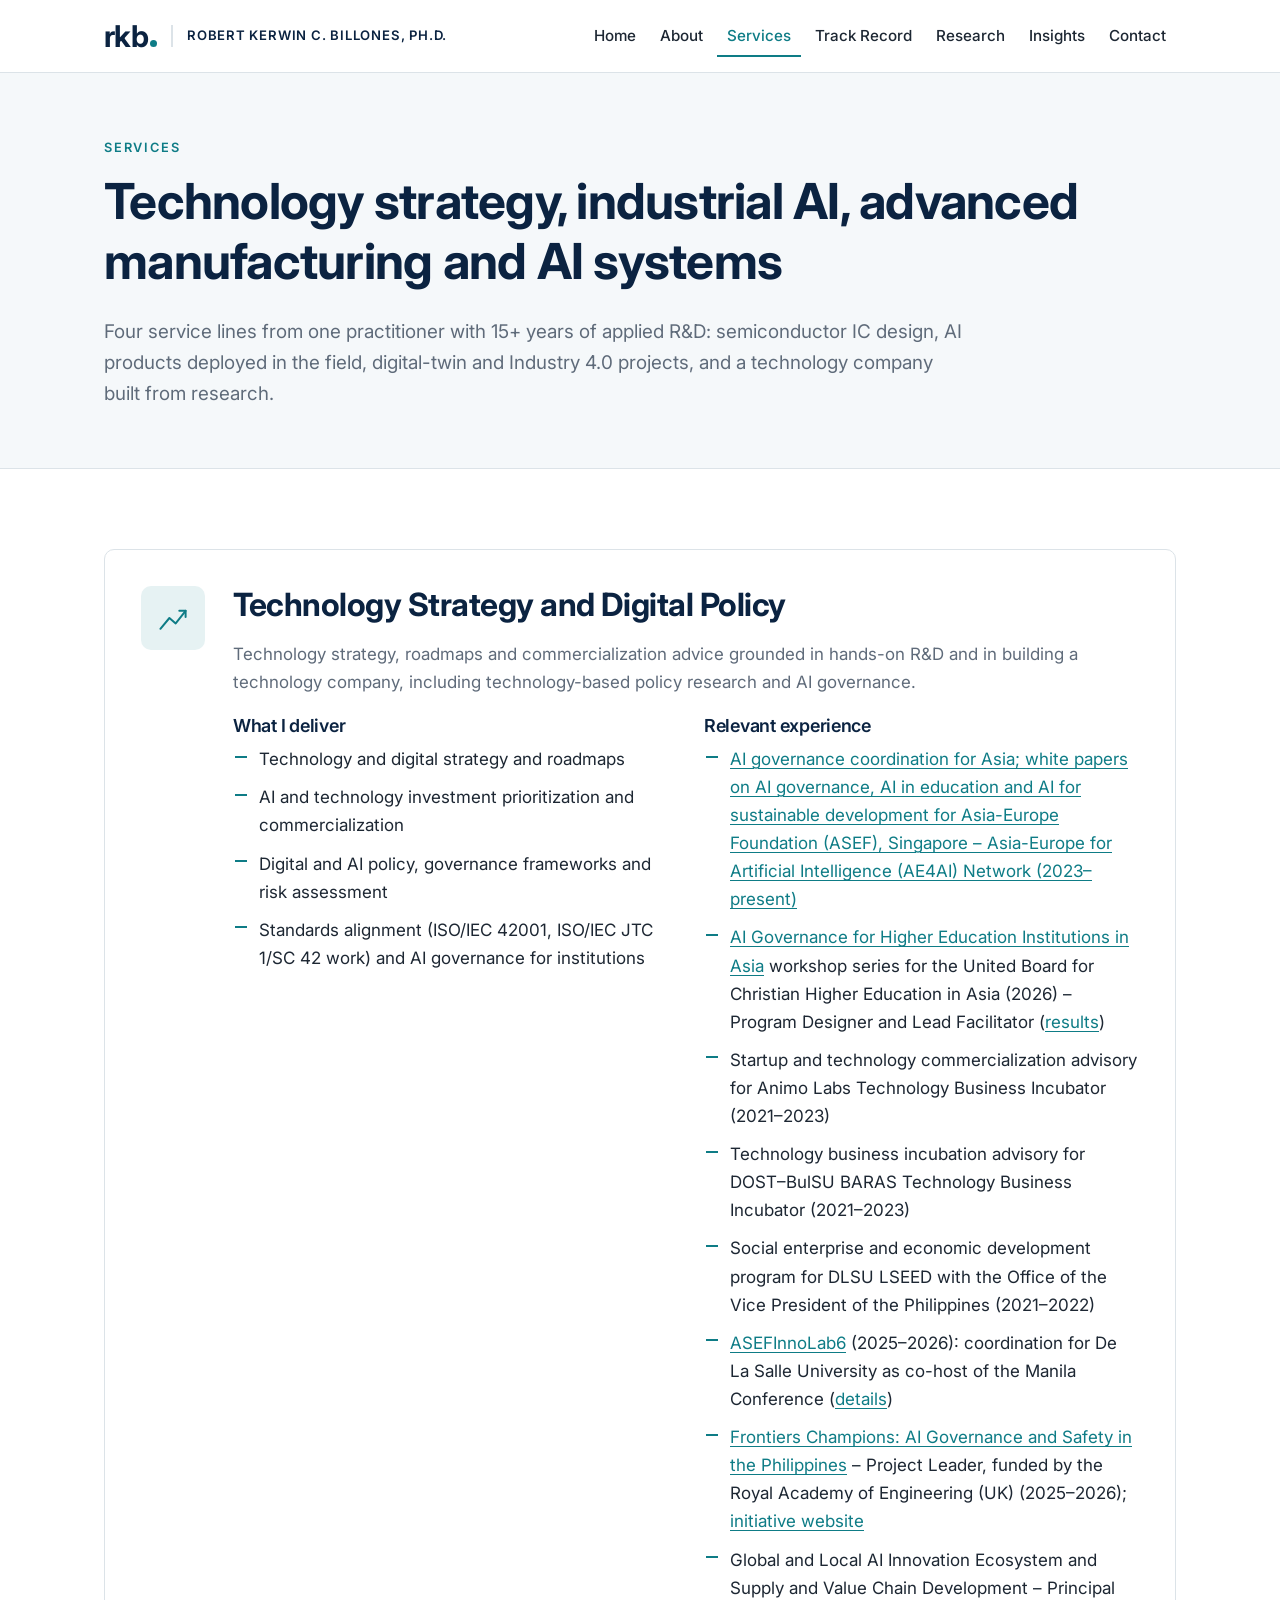
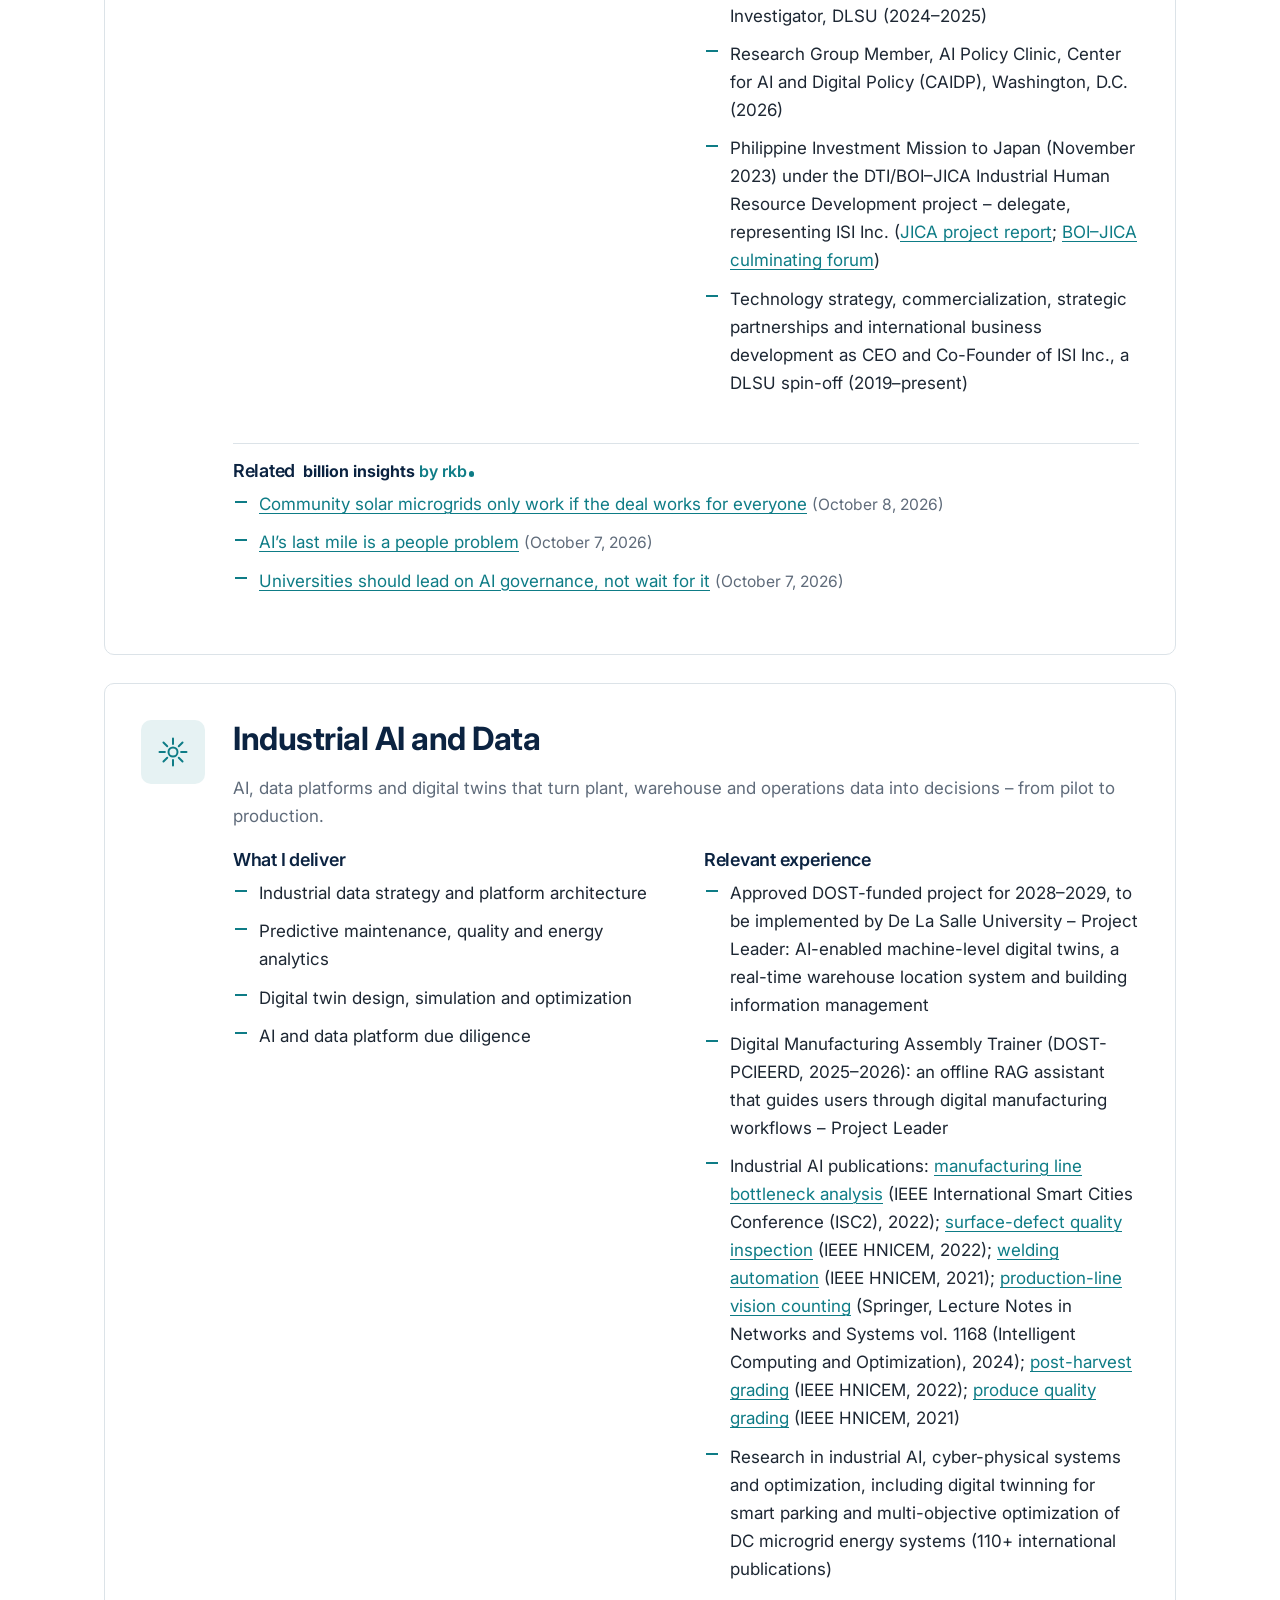
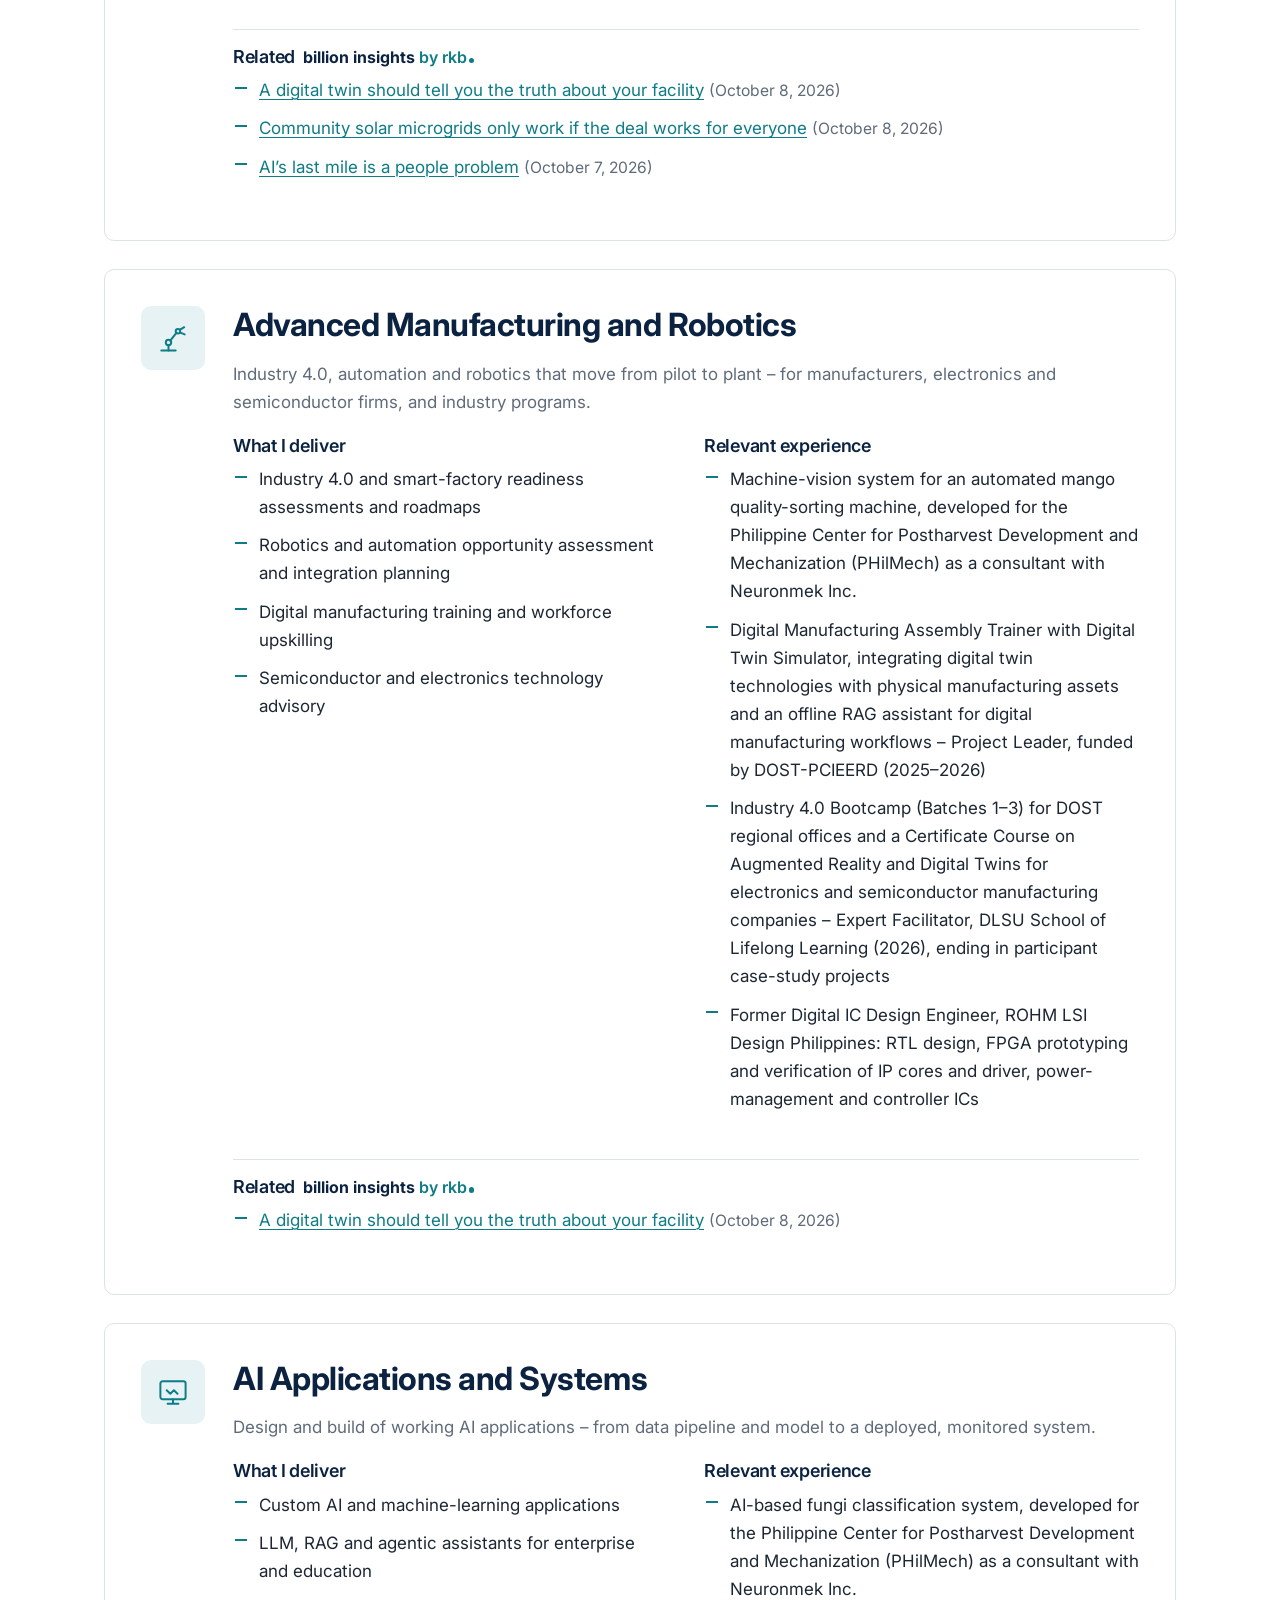
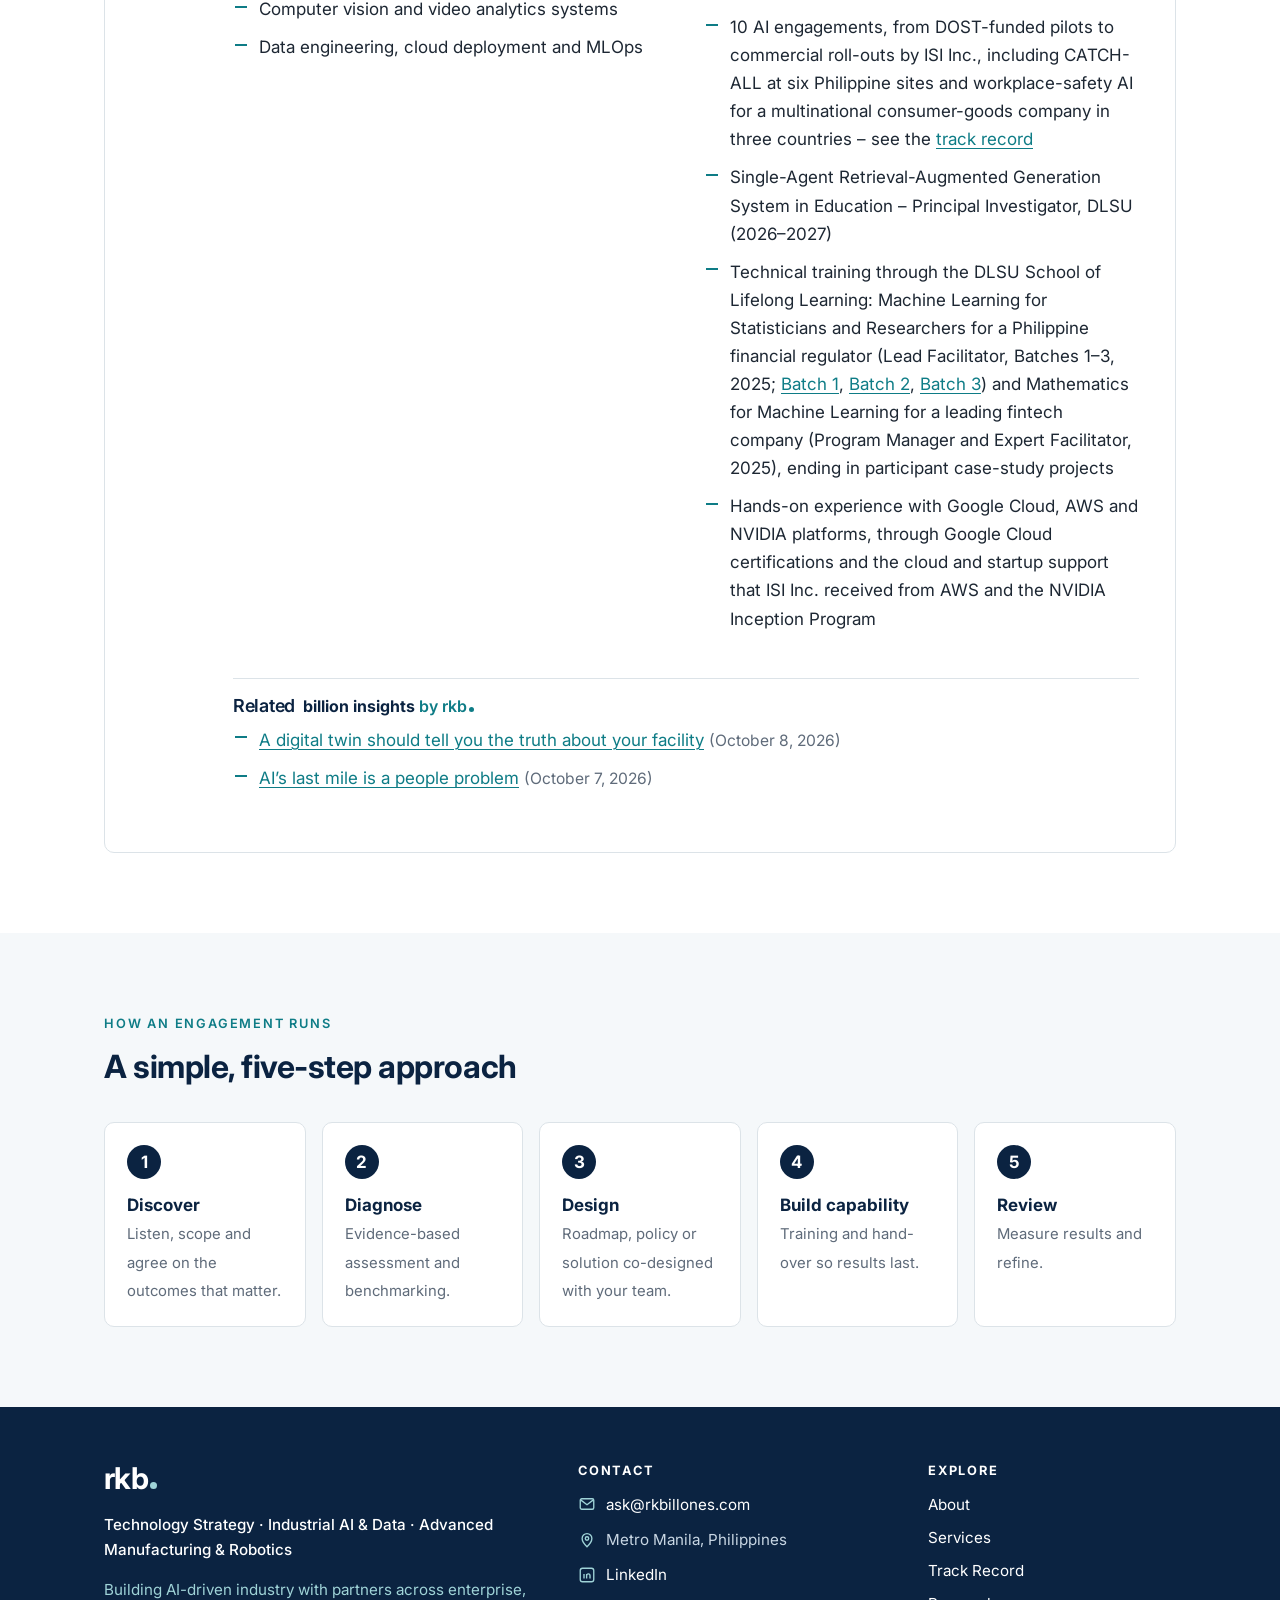
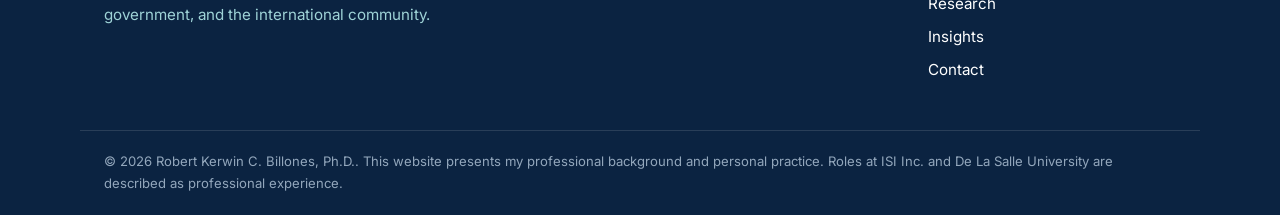
<file: services.html>
<!doctype html>
<html lang="en">
<head>
<meta charset="utf-8">
<meta name="viewport" content="width=device-width, initial-scale=1">
<title>Services | Dr. Robert Kerwin C. Billones</title>
<meta name="description" content="Technology strategy and digital policy, industrial AI and data, advanced manufacturing and robotics, and AI applications and systems.">
<meta name="author" content="Robert Kerwin C. Billones, Ph.D.">
<link rel="canonical" href="https://rkbillones.com/services.html">
<meta property="og:type" content="website">
<meta property="og:site_name" content="Dr. Robert Kerwin C. Billones">
<meta property="og:title" content="Services | Dr. Robert Kerwin C. Billones">
<meta property="og:description" content="Technology strategy and digital policy, industrial AI and data, advanced manufacturing and robotics, and AI applications and systems.">
<meta property="og:url" content="https://rkbillones.com/services.html">
<meta property="og:image" content="https://rkbillones.com/assets/og-image.png">
<meta name="twitter:title" content="Services | Dr. Robert Kerwin C. Billones">
<meta name="twitter:description" content="Technology strategy and digital policy, industrial AI and data, advanced manufacturing and robotics, and AI applications and systems.">
<meta name="twitter:image" content="https://rkbillones.com/assets/og-image.png">
<meta name="twitter:card" content="summary_large_image">
<meta name="theme-color" content="#0B2341">
<link rel="icon" href="assets/favicon.svg" type="image/svg+xml">
<link rel="apple-touch-icon" href="assets/apple-touch-icon.png">
<link rel="preconnect" href="https://fonts.googleapis.com">
<link rel="preconnect" href="https://fonts.gstatic.com" crossorigin>
<link href="https://fonts.googleapis.com/css2?family=Inter:wght@400;500;600;700&display=swap" rel="stylesheet">
<link rel="stylesheet" href="css/style.css">
</head>
<body>
<a class="skip" href="#main">Skip to content</a>
<header class="site-header">
  <div class="wrap header-inner">
    <a class="brand" href="index.html"><span class="logo " aria-label="rkb."><span class="logo-word">rkb</span><span class="logo-dot"></span></span><span class="brand-name">Robert Kerwin C. Billones, Ph.D.</span></a>
    <button class="nav-toggle" aria-expanded="false" aria-controls="site-nav"><span></span><span></span><span></span><span class="sr">Menu</span></button>
    <nav id="site-nav" class="site-nav" aria-label="Main"><ul><li><a href="index.html">Home</a></li><li><a href="about.html">About</a></li><li><a href="services.html" aria-current="page">Services</a></li><li><a href="track-record.html">Track Record</a></li><li><a href="research.html">Research</a></li><li><a href="insights.html">Insights</a></li><li><a href="contact.html">Contact</a></li></ul></nav>
  </div>
</header>
<main id="main">

<section class="page-hero">
  <div class="wrap">
    <p class="eyebrow">Services</p>
    <h1>Technology strategy, industrial AI, advanced manufacturing and AI systems</h1>
    <p class="lead">Four service lines from one practitioner with 15+ years of applied R&amp;D: semiconductor IC design, AI products deployed in the field, digital-twin and Industry 4.0 projects, and a technology company built from research.</p>
  </div>
</section>
<section class="section">
  <div class="wrap stack"><article class="svc-block" id="str">
  <div class="svc-icon svc-icon-lg"><svg viewBox="0 0 40 40" aria-hidden="true"><path d="M6 32 16 20l7 6 11-14"/><path d="M27 12h7v7"/></svg></div>
  <div>
    <h2>Technology Strategy and Digital Policy</h2>
    <p class="lead-sm">Technology strategy, roadmaps and commercialization advice grounded in hands-on R&amp;D and in building a technology company, including technology-based policy research and AI governance.</p>
    <div class="two-col">
      <div><h3>What I deliver</h3><ul class="ticks"><li>Technology and digital strategy and roadmaps</li><li>AI and technology investment prioritization and commercialization</li><li>Digital and AI policy, governance frameworks and risk assessment</li><li>Standards alignment (ISO/IEC 42001, ISO/IEC JTC 1/SC 42 work) and AI governance for institutions</li></ul></div>
      <div><h3>Relevant experience</h3><ul class="ticks"><li><a href="https://asef.org/projects/asia-europe-for-artificial-intelligence-ae4ai-network/" rel="noopener">AI governance coordination for Asia; white papers on AI governance, AI in education and AI for sustainable development for Asia-Europe Foundation (ASEF), Singapore – Asia-Europe for Artificial Intelligence (AE4AI) Network (2023–present)</a></li><li><a href="https://unitedboard.org/programs/digital-content-and-programming/ai-governance-for-higher-education-institutions-in-asia/" rel="noopener">AI Governance for Higher Education Institutions in Asia</a> workshop series for the United Board for Christian Higher Education in Asia (2026) – Program Designer and Lead Facilitator (<a href="track-record.html#advisory">results</a>)</li><li>Startup and technology commercialization advisory for Animo Labs Technology Business Incubator (2021–2023)</li><li>Technology business incubation advisory for DOST–BulSU BARAS Technology Business Incubator (2021–2023)</li><li>Social enterprise and economic development program for DLSU LSEED with the Office of the Vice President of the Philippines (2021–2022)</li><li><a href="https://asef.org/news/asefinnolab6-conference-manila/" rel="noopener">ASEFInnoLab6</a> (2025–2026): coordination for De La Salle University as co-host of the Manila Conference (<a href="track-record.html#research-projects">details</a>)</li><li><a href="https://raeng.org.uk/programmes-and-prizes/programmes/international-programmes/frontiers/funding/frontiers-champions/2025-frontiers-champions/" rel="noopener">Frontiers Champions: AI Governance and Safety in the Philippines</a> – Project Leader, funded by the Royal Academy of Engineering (UK) (2025–2026); <a href="https://isl-research.com/about" rel="noopener">initiative website</a></li><li>Global and Local AI Innovation Ecosystem and Supply and Value Chain Development – Principal Investigator, DLSU (2024–2025)</li><li>Research Group Member, AI Policy Clinic, Center for AI and Digital Policy (CAIDP), Washington, D.C. (2026)</li><li>Philippine Investment Mission to Japan (November 2023) under the DTI/BOI–JICA Industrial Human Resource Development project – delegate, representing ISI Inc. (<a href="https://openjicareport.jica.go.jp/pdf/1000052140.pdf" rel="noopener">JICA project report</a>; <a href="https://boi.gov.ph/elevating-skills-of-filipino-workforce-boi-jica-hold-culminating-forum-for-the-jica-ihrd-project/" rel="noopener">BOI–JICA culminating forum</a>)</li><li>Technology strategy, commercialization, strategic partnerships and international business development as CEO and Co-Founder of ISI Inc., a DLSU spin-off (2019–present)</li></ul></div>
    </div>
    <div class="related"><h3>Related <span class="bi-mark bi-sm">billion insights&nbsp;<span class="bi-by">by rkb</span><span class="bi-dot"></span></span></h3><ul class="ticks"><li><a href="community-solar-microgrids-that-work-for-everyone.html">Community solar microgrids only work if the deal works for everyone</a> <span class="muted">(October 8, 2026)</span></li><li><a href="ai-last-mile-is-a-people-problem.html">AI’s last mile is a people problem</a> <span class="muted">(October 7, 2026)</span></li><li><a href="universities-and-ai-governance.html">Universities should lead on AI governance, not wait for it</a> <span class="muted">(October 7, 2026)</span></li></ul></div>
  </div>
</article><article class="svc-block" id="iai">
  <div class="svc-icon svc-icon-lg"><svg viewBox="0 0 40 40" aria-hidden="true"><circle cx="20" cy="20" r="5"/><path d="M20 5v6M20 29v6M5 20h6M29 20h6M9.4 9.4l4.2 4.2M26.4 26.4l4.2 4.2M9.4 30.6l4.2-4.2M26.4 13.6l4.2-4.2"/></svg></div>
  <div>
    <h2>Industrial AI and Data</h2>
    <p class="lead-sm">AI, data platforms and digital twins that turn plant, warehouse and operations data into decisions – from pilot to production.</p>
    <div class="two-col">
      <div><h3>What I deliver</h3><ul class="ticks"><li>Industrial data strategy and platform architecture</li><li>Predictive maintenance, quality and energy analytics</li><li>Digital twin design, simulation and optimization</li><li>AI and data platform due diligence</li></ul></div>
      <div><h3>Relevant experience</h3><ul class="ticks"><li>Approved DOST-funded project for 2028–2029, to be implemented by De La Salle University – Project Leader: AI-enabled machine-level digital twins, a real-time warehouse location system and building information management</li><li>Digital Manufacturing Assembly Trainer (DOST-PCIEERD, 2025–2026): an offline RAG assistant that guides users through digital manufacturing workflows – Project Leader</li><li>Industrial AI publications: <a href="https://ieeexplore.ieee.org/document/9922444" rel="noopener">manufacturing line bottleneck analysis</a> (IEEE International Smart Cities Conference (ISC2), 2022); <a href="https://ieeexplore.ieee.org/document/10109392" rel="noopener">surface-defect quality inspection</a> (IEEE HNICEM, 2022); <a href="https://ieeexplore.ieee.org/document/9731976" rel="noopener">welding automation</a> (IEEE HNICEM, 2021); <a href="https://doi.org/10.1007/978-3-031-73321-5_11" rel="noopener">production-line vision counting</a> (Springer, Lecture Notes in Networks and Systems vol. 1168 (Intelligent Computing and Optimization), 2024); <a href="https://ieeexplore.ieee.org/document/10109448" rel="noopener">post-harvest grading</a> (IEEE HNICEM, 2022); <a href="https://ieeexplore.ieee.org/document/9731924" rel="noopener">produce quality grading</a> (IEEE HNICEM, 2021)</li><li>Research in industrial AI, cyber-physical systems and optimization, including digital twinning for smart parking and multi-objective optimization of DC microgrid energy systems (110+ international publications)</li></ul></div>
    </div>
    <div class="related"><h3>Related <span class="bi-mark bi-sm">billion insights&nbsp;<span class="bi-by">by rkb</span><span class="bi-dot"></span></span></h3><ul class="ticks"><li><a href="digital-twins-start-with-the-facility.html">A digital twin should tell you the truth about your facility</a> <span class="muted">(October 8, 2026)</span></li><li><a href="community-solar-microgrids-that-work-for-everyone.html">Community solar microgrids only work if the deal works for everyone</a> <span class="muted">(October 8, 2026)</span></li><li><a href="ai-last-mile-is-a-people-problem.html">AI’s last mile is a people problem</a> <span class="muted">(October 7, 2026)</span></li></ul></div>
  </div>
</article><article class="svc-block" id="amr">
  <div class="svc-icon svc-icon-lg"><svg viewBox="0 0 40 40" aria-hidden="true"><path d="M7 34h16"/><path d="M15 34v-6"/><circle cx="15" cy="25" r="3"/><path d="m17 23 7-9"/><circle cx="25.5" cy="12.5" r="2.5"/><path d="m27.5 11 5-3M28 14l5 2"/></svg></div>
  <div>
    <h2>Advanced Manufacturing and Robotics</h2>
    <p class="lead-sm">Industry 4.0, automation and robotics that move from pilot to plant – for manufacturers, electronics and semiconductor firms, and industry programs.</p>
    <div class="two-col">
      <div><h3>What I deliver</h3><ul class="ticks"><li>Industry 4.0 and smart-factory readiness assessments and roadmaps</li><li>Robotics and automation opportunity assessment and integration planning</li><li>Digital manufacturing training and workforce upskilling</li><li>Semiconductor and electronics technology advisory</li></ul></div>
      <div><h3>Relevant experience</h3><ul class="ticks"><li>Machine-vision system for an automated mango quality-sorting machine, developed for the Philippine Center for Postharvest Development and Mechanization (PHilMech) as a consultant with Neuronmek Inc.</li><li>Digital Manufacturing Assembly Trainer with Digital Twin Simulator, integrating digital twin technologies with physical manufacturing assets and an offline RAG assistant for digital manufacturing workflows – Project Leader, funded by DOST-PCIEERD (2025–2026)</li><li>Industry 4.0 Bootcamp (Batches 1–3) for DOST regional offices and a Certificate Course on Augmented Reality and Digital Twins for electronics and semiconductor manufacturing companies – Expert Facilitator, DLSU School of Lifelong Learning (2026), ending in participant case-study projects</li><li>Former Digital IC Design Engineer, ROHM LSI Design Philippines: RTL design, FPGA prototyping and verification of IP cores and driver, power-management and controller ICs</li></ul></div>
    </div>
    <div class="related"><h3>Related <span class="bi-mark bi-sm">billion insights&nbsp;<span class="bi-by">by rkb</span><span class="bi-dot"></span></span></h3><ul class="ticks"><li><a href="digital-twins-start-with-the-facility.html">A digital twin should tell you the truth about your facility</a> <span class="muted">(October 8, 2026)</span></li></ul></div>
  </div>
</article><article class="svc-block" id="ais">
  <div class="svc-icon svc-icon-lg"><svg viewBox="0 0 40 40" aria-hidden="true"><rect x="6" y="8" width="28" height="20" rx="2.5"/><path d="M14 33h12M20 28v5M13 18l4 4 4-4 4 4"/></svg></div>
  <div>
    <h2>AI Applications and Systems</h2>
    <p class="lead-sm">Design and build of working AI applications – from data pipeline and model to a deployed, monitored system.</p>
    <div class="two-col">
      <div><h3>What I deliver</h3><ul class="ticks"><li>Custom AI and machine-learning applications</li><li>LLM, RAG and agentic assistants for enterprise and education</li><li>Computer vision and video analytics systems</li><li>Data engineering, cloud deployment and MLOps</li></ul></div>
      <div><h3>Relevant experience</h3><ul class="ticks"><li>AI-based fungi classification system, developed for the Philippine Center for Postharvest Development and Mechanization (PHilMech) as a consultant with Neuronmek Inc.</li><li>10 AI engagements, from DOST-funded pilots to commercial roll-outs by ISI Inc., including CATCH-ALL at six Philippine sites and workplace-safety AI for a multinational consumer-goods company in three countries – see the <a href="track-record.html">track record</a></li><li>Single-Agent Retrieval-Augmented Generation System in Education – Principal Investigator, DLSU (2026–2027)</li><li>Technical training through the DLSU School of Lifelong Learning: Machine Learning for Statisticians and Researchers for a Philippine financial regulator (Lead Facilitator, Batches 1–3, 2025; <a href="https://www.facebook.com/delasalleu.soll/posts/todays-highlight-july-4-2025-machine-learning-batch-1-capstone-project-presentat/1616219479313247/" rel="noopener">Batch 1</a>, <a href="https://www.facebook.com/watch/?v=4212508625700869" rel="noopener">Batch 2</a>, <a href="https://www.facebook.com/delasalleu.soll/posts/happening-now-the-machine-learning-program-with-batch-3-continues-with-module-1-/1604111887190673/" rel="noopener">Batch 3</a>) and Mathematics for Machine Learning for a leading fintech company (Program Manager and Expert Facilitator, 2025), ending in participant case-study projects</li><li>Hands-on experience with Google Cloud, AWS and NVIDIA platforms, through Google Cloud certifications and the cloud and startup support that ISI Inc. received from AWS and the NVIDIA Inception Program</li></ul></div>
    </div>
    <div class="related"><h3>Related <span class="bi-mark bi-sm">billion insights&nbsp;<span class="bi-by">by rkb</span><span class="bi-dot"></span></span></h3><ul class="ticks"><li><a href="digital-twins-start-with-the-facility.html">A digital twin should tell you the truth about your facility</a> <span class="muted">(October 8, 2026)</span></li><li><a href="ai-last-mile-is-a-people-problem.html">AI’s last mile is a people problem</a> <span class="muted">(October 7, 2026)</span></li></ul></div>
  </div>
</article></div>
</section>
<section class="section alt">
  <div class="wrap">
    <div class="section-head"><p class="eyebrow">How an engagement runs</p><h2>A simple, five-step approach</h2></div>
    <ol class="steps"><li><span class="step-n">1</span><strong>Discover</strong><span>Listen, scope and agree on the outcomes that matter.</span></li><li><span class="step-n">2</span><strong>Diagnose</strong><span>Evidence-based assessment and benchmarking.</span></li><li><span class="step-n">3</span><strong>Design</strong><span>Roadmap, policy or solution co-designed with your team.</span></li><li><span class="step-n">4</span><strong>Build capability</strong><span>Training and hand-over so results last.</span></li><li><span class="step-n">5</span><strong>Review</strong><span>Measure results and refine.</span></li></ol>
  </div>
</section>
</main>
<footer class="site-footer">
  <div class="wrap footer-grid">
    <div>
      <span class="logo logo-rev" aria-label="rkb."><span class="logo-word">rkb</span><span class="logo-dot"></span></span>
      <p class="footer-desc">Technology Strategy · Industrial AI &amp; Data · Advanced Manufacturing &amp; Robotics</p>
      <p class="footer-tag">Building AI-driven industry with partners across enterprise, government, and the international community.</p>
    </div>
    <div>
      <h2 class="footer-h">Contact</h2>
      <ul class="contact-list">
        <li><svg viewBox="0 0 24 24" aria-hidden="true"><rect x="3" y="5" width="18" height="14" rx="2"/><path d="M3.5 6.5 12 13l8.5-6.5"/></svg><a href="mailto:ask@rkbillones.com">ask@rkbillones.com</a></li>
        <li><svg viewBox="0 0 24 24" aria-hidden="true"><path d="M12 21s-6.5-6.2-6.5-11a6.5 6.5 0 0 1 13 0c0 4.8-6.5 11-6.5 11z"/><circle cx="12" cy="10" r="2.3"/></svg><span>Metro Manila, Philippines</span></li>
        <li><svg viewBox="0 0 24 24" aria-hidden="true"><rect x="3" y="3" width="18" height="18" rx="3"/><path d="M8 10.5v6M8 7.6v.1M11.5 16.5v-6M11.5 13c0-1.7 1-2.6 2.4-2.6s2.1.9 2.1 2.6v3.5"/></svg><a href="https://www.linkedin.com/in/robert-kerwin-billones-70526b146" rel="noopener">LinkedIn</a></li>
      </ul>
    </div>
    <div>
      <h2 class="footer-h">Explore</h2>
      <ul class="footer-nav"><li><a href="about.html">About</a></li><li><a href="services.html">Services</a></li><li><a href="track-record.html">Track Record</a></li><li><a href="research.html">Research</a></li><li><a href="insights.html">Insights</a></li><li><a href="contact.html">Contact</a></li></ul>
    </div>
  </div>
  <div class="wrap footer-base">
    <p>&copy; <span id="yr">2026</span> Robert Kerwin C. Billones, Ph.D.. This website presents my professional background and personal practice. Roles at ISI Inc. and De La Salle University are described as professional experience.</p>
  </div>
</footer>
<script>
(function(){var b=document.querySelector('.nav-toggle'),n=document.getElementById('site-nav');
b.addEventListener('click',function(){var o=n.classList.toggle('open');b.setAttribute('aria-expanded',o)});
document.getElementById('yr').textContent=new Date().getFullYear();})();
</script>
</body>
</html>
</file>
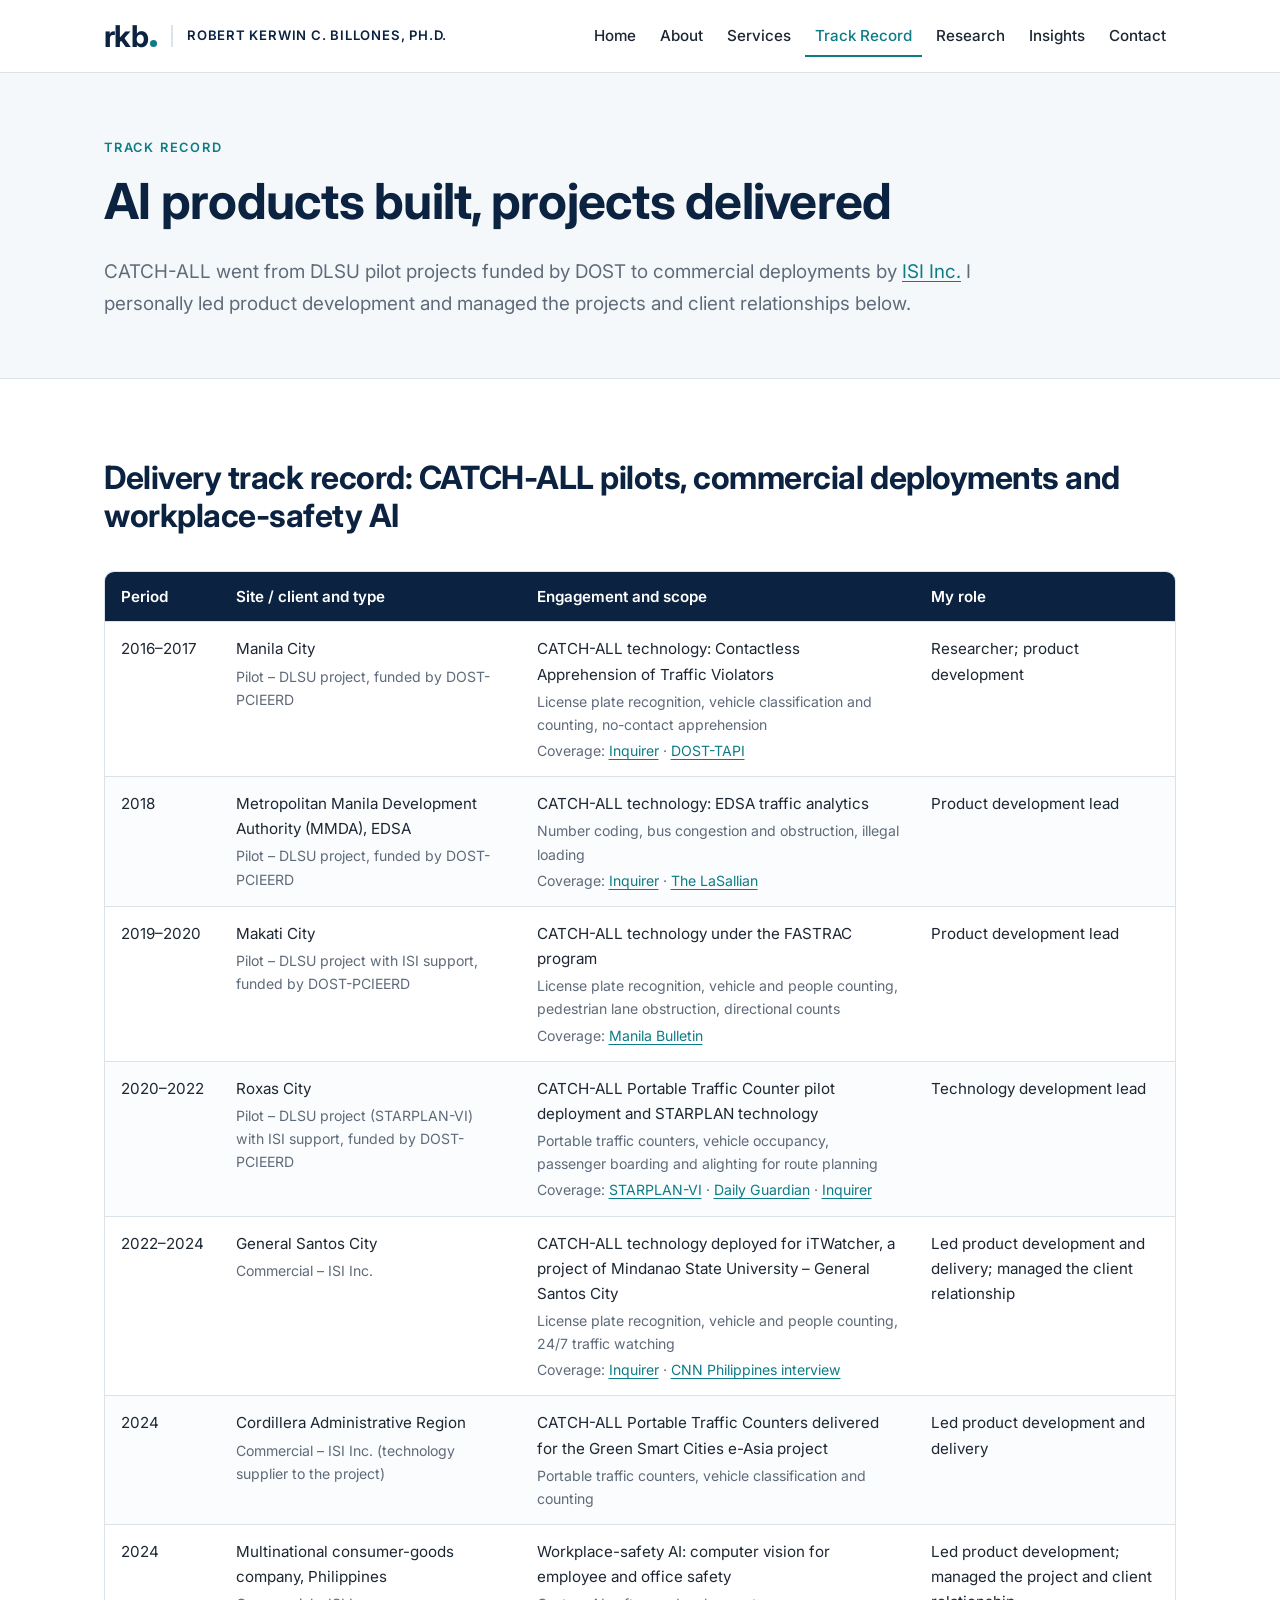
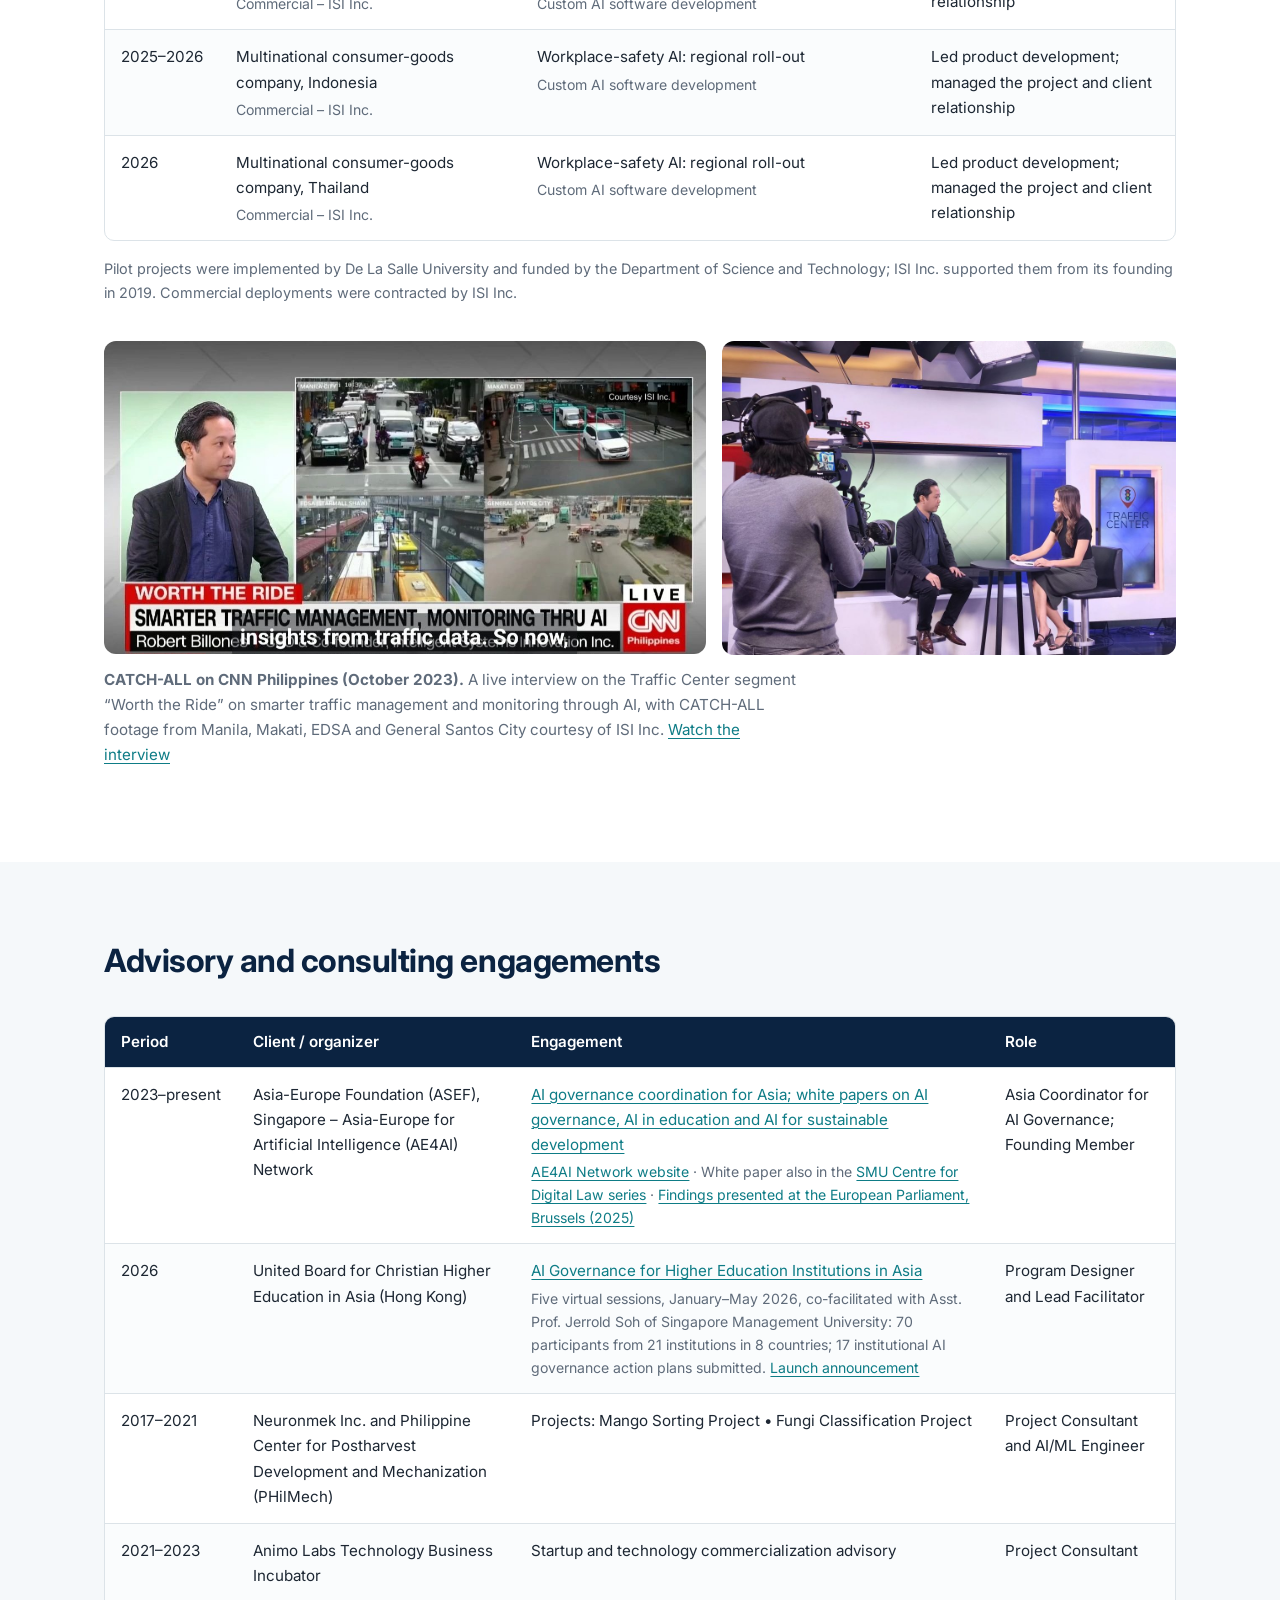
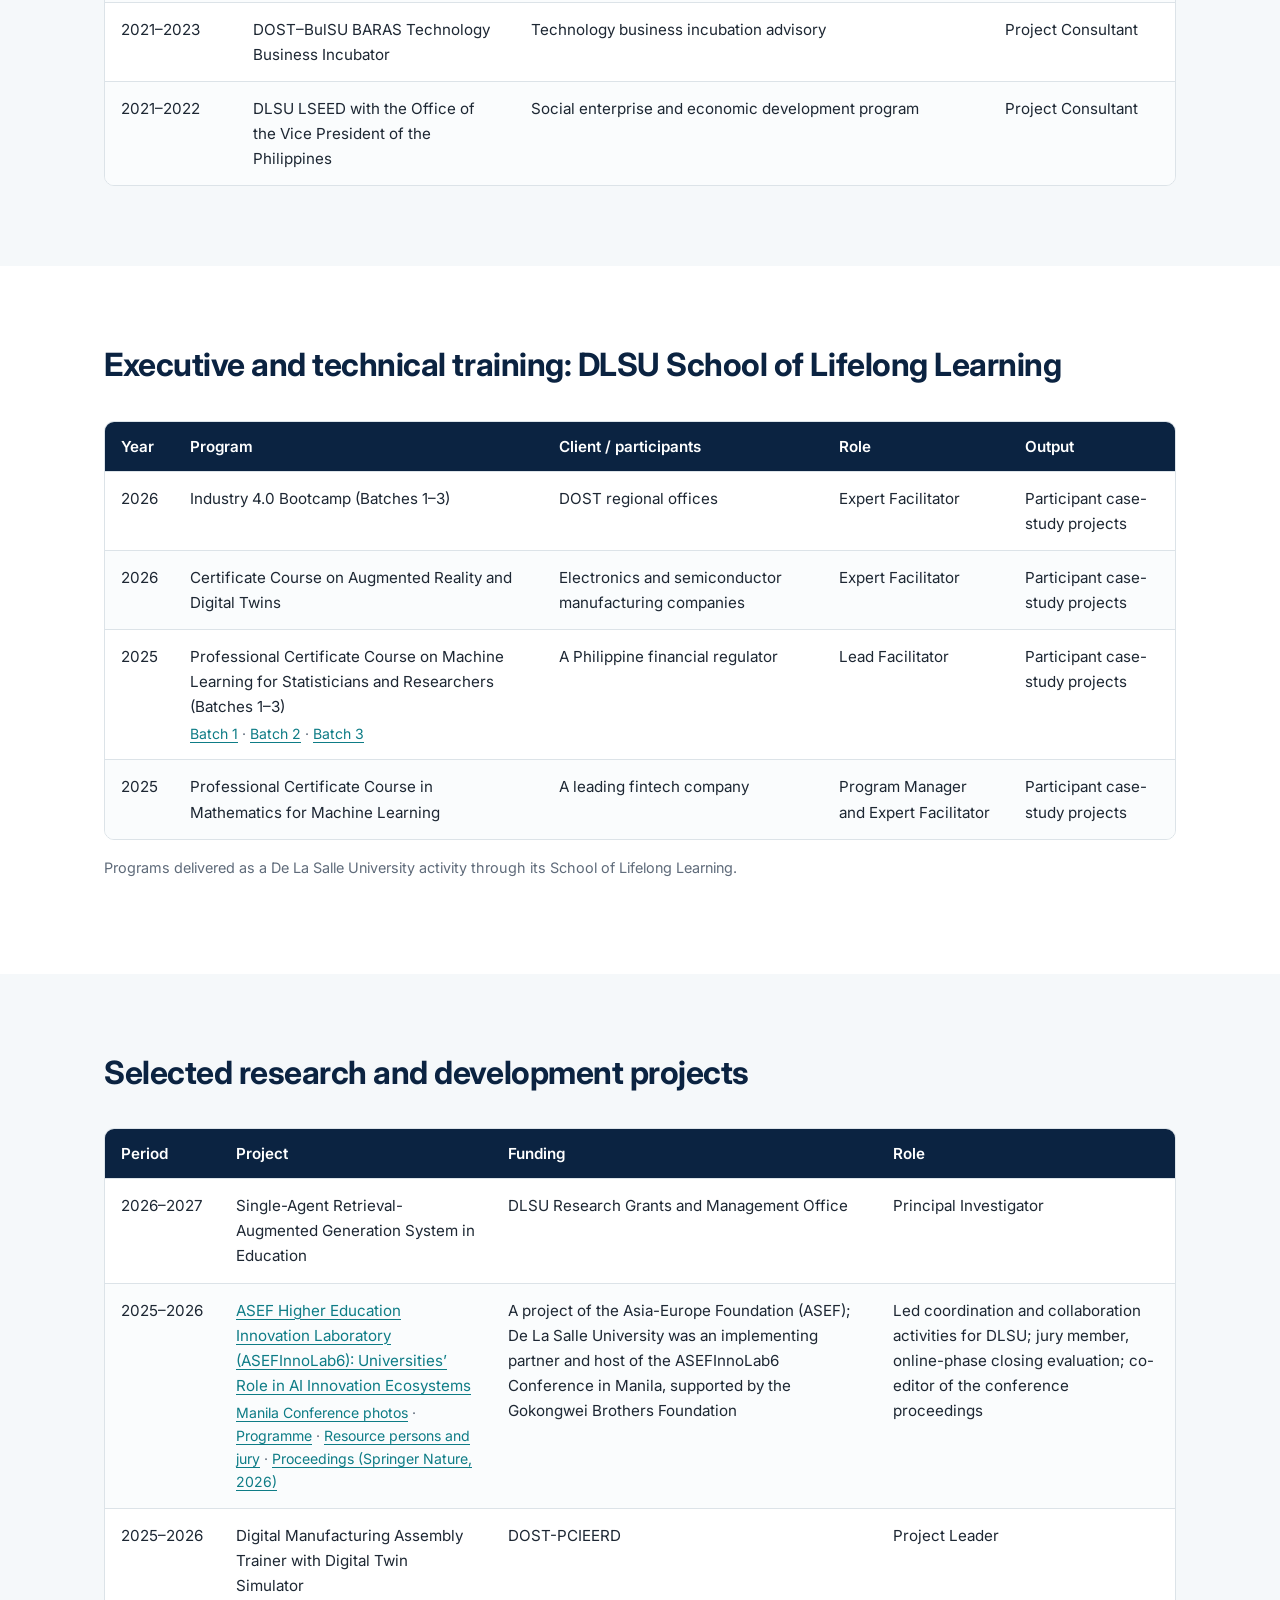
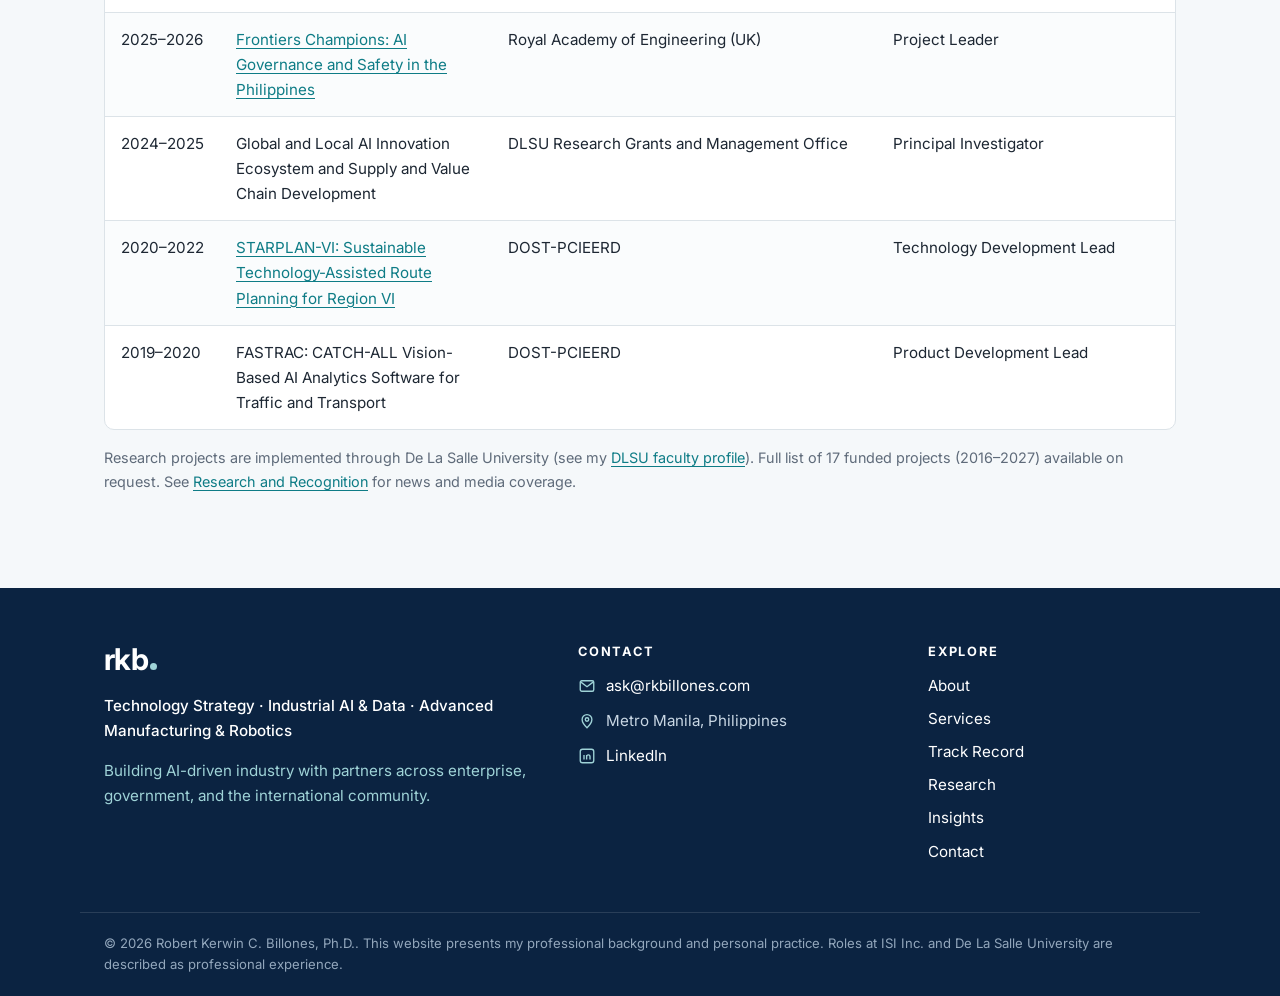
<file: track-record.html>
<!doctype html>
<html lang="en">
<head>
<meta charset="utf-8">
<meta name="viewport" content="width=device-width, initial-scale=1">
<title>Track Record | Dr. Robert Kerwin C. Billones</title>
<meta name="description" content="AI products and projects led by Dr. Robert Kerwin C. Billones, including CATCH-ALL pilots and deployments and workplace-safety AI.">
<meta name="author" content="Robert Kerwin C. Billones, Ph.D.">
<link rel="canonical" href="https://rkbillones.com/track-record.html">
<meta property="og:type" content="website">
<meta property="og:site_name" content="Dr. Robert Kerwin C. Billones">
<meta property="og:title" content="Track Record | Dr. Robert Kerwin C. Billones">
<meta property="og:description" content="AI products and projects led by Dr. Robert Kerwin C. Billones, including CATCH-ALL pilots and deployments and workplace-safety AI.">
<meta property="og:url" content="https://rkbillones.com/track-record.html">
<meta property="og:image" content="https://rkbillones.com/assets/og-image.png">
<meta name="twitter:title" content="Track Record | Dr. Robert Kerwin C. Billones">
<meta name="twitter:description" content="AI products and projects led by Dr. Robert Kerwin C. Billones, including CATCH-ALL pilots and deployments and workplace-safety AI.">
<meta name="twitter:image" content="https://rkbillones.com/assets/og-image.png">
<meta name="twitter:card" content="summary_large_image">
<meta name="theme-color" content="#0B2341">
<link rel="icon" href="assets/favicon.svg" type="image/svg+xml">
<link rel="apple-touch-icon" href="assets/apple-touch-icon.png">
<link rel="preconnect" href="https://fonts.googleapis.com">
<link rel="preconnect" href="https://fonts.gstatic.com" crossorigin>
<link href="https://fonts.googleapis.com/css2?family=Inter:wght@400;500;600;700&display=swap" rel="stylesheet">
<link rel="stylesheet" href="css/style.css">
</head>
<body>
<a class="skip" href="#main">Skip to content</a>
<header class="site-header">
  <div class="wrap header-inner">
    <a class="brand" href="index.html"><span class="logo " aria-label="rkb."><span class="logo-word">rkb</span><span class="logo-dot"></span></span><span class="brand-name">Robert Kerwin C. Billones, Ph.D.</span></a>
    <button class="nav-toggle" aria-expanded="false" aria-controls="site-nav"><span></span><span></span><span></span><span class="sr">Menu</span></button>
    <nav id="site-nav" class="site-nav" aria-label="Main"><ul><li><a href="index.html">Home</a></li><li><a href="about.html">About</a></li><li><a href="services.html">Services</a></li><li><a href="track-record.html" aria-current="page">Track Record</a></li><li><a href="research.html">Research</a></li><li><a href="insights.html">Insights</a></li><li><a href="contact.html">Contact</a></li></ul></nav>
  </div>
</header>
<main id="main">

<section class="page-hero">
  <div class="wrap">
    <p class="eyebrow">Track Record</p>
    <h1>AI products built, projects delivered</h1>
    <p class="lead">CATCH-ALL went from DLSU pilot projects funded by DOST to commercial deployments by <a href="https://isinnovation.com.ph/" rel="noopener">ISI Inc.</a> I personally led product development and managed the projects and client relationships below.</p>
  </div>
</section>
<section class="section">
  <div class="wrap">
    <div class="section-head"><h2>Delivery track record: CATCH-ALL pilots, commercial deployments and workplace-safety AI</h2></div>
    <div class="table-wrap"><table>
      <thead><tr><th>Period</th><th>Site / client and type</th><th>Engagement and scope</th><th>My role</th></tr></thead>
      <tbody><tr><td class="nowrap">2016–2017</td><td>Manila City<span class="sub">Pilot – DLSU project, funded by DOST-PCIEERD</span></td><td>CATCH-ALL technology: Contactless Apprehension of Traffic Violators<span class="sub">License plate recognition, vehicle classification and counting, no-contact apprehension</span><span class="sub press">Coverage: <a href="https://newsinfo.inquirer.net/910267/from-la-salle-a-more-techie-way-to-catch-erring-motorists" rel="noopener">Inquirer</a> · <a href="https://tapitechtransfer.dost.gov.ph/technologies/it-development/catch-all" rel="noopener">DOST-TAPI</a></span></td><td>Researcher; product development</td></tr><tr><td class="nowrap">2018</td><td>Metropolitan Manila Development Authority (MMDA), EDSA<span class="sub">Pilot – DLSU project, funded by DOST-PCIEERD</span></td><td>CATCH-ALL technology: EDSA traffic analytics<span class="sub">Number coding, bus congestion and obstruction, illegal loading</span><span class="sub press">Coverage: <a href="https://newsinfo.inquirer.net/?p=930207" rel="noopener">Inquirer</a> · <a href="https://thelasallian.com/2017/12/29/dlsus-traffic-violation-system-to-be-tested-in-edsa/" rel="noopener">The LaSallian</a></span></td><td>Product development lead</td></tr><tr><td class="nowrap">2019–2020</td><td>Makati City<span class="sub">Pilot – DLSU project with ISI support, funded by DOST-PCIEERD</span></td><td>CATCH-ALL technology under the FASTRAC program<span class="sub">License plate recognition, vehicle and people counting, pedestrian lane obstruction, directional counts</span><span class="sub press">Coverage: <a href="https://mb.com.ph/2019/07/04/software-to-identify-traffic-violators-being-developed-by-dlsu-researchers/" rel="noopener">Manila Bulletin</a></span></td><td>Product development lead</td></tr><tr><td class="nowrap">2020–2022</td><td>Roxas City<span class="sub">Pilot – DLSU project (STARPLAN-VI) with ISI support, funded by DOST-PCIEERD</span></td><td>CATCH-ALL Portable Traffic Counter pilot deployment and STARPLAN technology<span class="sub">Portable traffic counters, vehicle occupancy, passenger boarding and alighting for route planning</span><span class="sub press">Coverage: <a href="https://www.starplan6.com/about.html" rel="noopener">STARPLAN-VI</a> · <a href="https://dailyguardian.com.ph/ai-powered-innovations-seen-to-improve-phs-traffic-management/" rel="noopener">Daily Guardian</a> · <a href="https://newsinfo.inquirer.net/1839481/la-salle-engineers-develop-ai-aided-tech-to-help-manage-traffic" rel="noopener">Inquirer</a></span></td><td>Technology development lead</td></tr><tr><td class="nowrap">2022–2024</td><td>General Santos City<span class="sub">Commercial – ISI Inc.</span></td><td>CATCH-ALL technology deployed for iTWatcher, a project of Mindanao State University – General Santos City<span class="sub">License plate recognition, vehicle and people counting, 24/7 traffic watching</span><span class="sub press">Coverage: <a href="https://newsinfo.inquirer.net/1839481/la-salle-engineers-develop-ai-aided-tech-to-help-manage-traffic" rel="noopener">Inquirer</a> · <a href="https://www.linkedin.com/posts/robert-kerwin-billones-70526b146_ai-smartcity-trafficmanagement-ugcPost-7117834275403567104-dtJp/" rel="noopener">CNN Philippines interview</a></span></td><td>Led product development and delivery; managed the client relationship</td></tr><tr><td class="nowrap">2024</td><td>Cordillera Administrative Region<span class="sub">Commercial – ISI Inc. (technology supplier to the project)</span></td><td>CATCH-ALL Portable Traffic Counters delivered for the Green Smart Cities e-Asia project<span class="sub">Portable traffic counters, vehicle classification and counting</span></td><td>Led product development and delivery</td></tr><tr><td class="nowrap">2024</td><td>Multinational consumer-goods company, Philippines<span class="sub">Commercial – ISI Inc.</span></td><td>Workplace-safety AI: computer vision for employee and office safety<span class="sub">Custom AI software development</span></td><td>Led product development; managed the project and client relationship</td></tr><tr><td class="nowrap">2025–2026</td><td>Multinational consumer-goods company, Indonesia<span class="sub">Commercial – ISI Inc.</span></td><td>Workplace-safety AI: regional roll-out<span class="sub">Custom AI software development</span></td><td>Led product development; managed the project and client relationship</td></tr><tr><td class="nowrap">2026</td><td>Multinational consumer-goods company, Thailand<span class="sub">Commercial – ISI Inc.</span></td><td>Workplace-safety AI: regional roll-out<span class="sub">Custom AI software development</span></td><td>Led product development; managed the project and client relationship</td></tr></tbody>
    </table></div>
    <p class="note">Pilot projects were implemented by De La Salle University and funded by the Department of Science and Technology; ISI Inc. supported them from its founding in 2019. Commercial deployments were contracted by ISI Inc.</p>
    <div class="media-feature">
      <div class="media-figs">
        <figure><img src="assets/media/cnn-on-air.jpg" alt="Dr. Billones on CNN Philippines discussing AI traffic monitoring, beside CATCH-ALL footage from Manila, Makati, EDSA and General Santos City" width="1080" height="562" loading="lazy"></figure>
        <figure><img src="assets/media/cnn-studio.jpg" alt="Interview on the CNN Philippines Traffic Center set" width="1080" height="746" loading="lazy"></figure>
      </div>
      <p class="media-cap"><strong>CATCH-ALL on CNN Philippines (October 2023).</strong> A live interview on the Traffic Center segment “Worth the Ride” on smarter traffic management and monitoring through AI, with CATCH-ALL footage from Manila, Makati, EDSA and General Santos City courtesy of ISI Inc. <a href="https://www.linkedin.com/posts/robert-kerwin-billones-70526b146_ai-smartcity-trafficmanagement-ugcPost-7117834275403567104-dtJp/" rel="noopener">Watch the interview</a></p>
    </div>
  </div>
</section>
<section class="section alt">
  <div class="wrap">
    <div class="section-head" id="advisory"><h2>Advisory and consulting engagements</h2></div>
    <div class="table-wrap"><table>
      <thead><tr><th>Period</th><th>Client / organizer</th><th>Engagement</th><th>Role</th></tr></thead>
      <tbody><tr><td class="nowrap">2023–present</td><td>Asia-Europe Foundation (ASEF), Singapore – Asia-Europe for Artificial Intelligence (AE4AI) Network</td><td><a href="https://asef.org/projects/asia-europe-for-artificial-intelligence-ae4ai-network/" rel="noopener">AI governance coordination for Asia; white papers on AI governance, AI in education and AI for sustainable development</a><span class="sub"><a href="https://www.asiaeurope4ai.org/about-us" rel="noopener">AE4AI Network website</a> · White paper also in the <a href="https://papers.ssrn.com/sol3/papers.cfm?abstract_id=5419114" rel="noopener">SMU Centre for Digital Law series</a> · <a href="https://johannes-bleher.de/news/2025-09-23-Brussels%20visit/" rel="noopener">Findings presented at the European Parliament, Brussels (2025)</a></span></td><td>Asia Coordinator for AI Governance; Founding Member</td></tr><tr><td class="nowrap">2026</td><td>United Board for Christian Higher Education in Asia (Hong Kong)</td><td><a href="https://unitedboard.org/programs/digital-content-and-programming/ai-governance-for-higher-education-institutions-in-asia/" rel="noopener">AI Governance for Higher Education Institutions in Asia</a><span class="sub">Five virtual sessions, January–May 2026, co-facilitated with Asst. Prof. Jerrold Soh of Singapore Management University: 70 participants from 21 institutions in 8 countries; 17 institutional AI governance action plans submitted. <a href="https://dp.unitedboard.org/our-work/blogs/united-board-launches-ai-governance-for-higher-education-institutions-in-asia-workshop-series-5easyp" rel="noopener">Launch announcement</a></span></td><td>Program Designer and Lead Facilitator</td></tr><tr><td class="nowrap">2017–2021</td><td>Neuronmek Inc. and Philippine Center for Postharvest Development and Mechanization (PHilMech)</td><td>Projects: Mango Sorting Project • Fungi Classification Project</td><td>Project Consultant and AI/ML Engineer</td></tr><tr><td class="nowrap">2021–2023</td><td>Animo Labs Technology Business Incubator</td><td>Startup and technology commercialization advisory</td><td>Project Consultant</td></tr><tr><td class="nowrap">2021–2023</td><td>DOST–BulSU BARAS Technology Business Incubator</td><td>Technology business incubation advisory</td><td>Project Consultant</td></tr><tr><td class="nowrap">2021–2022</td><td>DLSU LSEED with the Office of the Vice President of the Philippines</td><td>Social enterprise and economic development program</td><td>Project Consultant</td></tr></tbody>
    </table></div>
  </div>
</section>
<section class="section">
  <div class="wrap">
    <div class="section-head"><h2>Executive and technical training: DLSU School of Lifelong Learning</h2></div>
    <div class="table-wrap"><table>
      <thead><tr><th>Year</th><th>Program</th><th>Client / participants</th><th>Role</th><th>Output</th></tr></thead>
      <tbody><tr><td class="nowrap">2026</td><td>Industry 4.0 Bootcamp (Batches 1–3)</td><td>DOST regional offices</td><td>Expert Facilitator</td><td>Participant case-study projects</td></tr><tr><td class="nowrap">2026</td><td>Certificate Course on Augmented Reality and Digital Twins</td><td>Electronics and semiconductor manufacturing companies</td><td>Expert Facilitator</td><td>Participant case-study projects</td></tr><tr><td class="nowrap">2025</td><td>Professional Certificate Course on Machine Learning for Statisticians and Researchers (Batches 1–3)<span class="sub press"><a href="https://www.facebook.com/delasalleu.soll/posts/todays-highlight-july-4-2025-machine-learning-batch-1-capstone-project-presentat/1616219479313247/" rel="noopener">Batch 1</a> · <a href="https://www.facebook.com/watch/?v=4212508625700869" rel="noopener">Batch 2</a> · <a href="https://www.facebook.com/delasalleu.soll/posts/happening-now-the-machine-learning-program-with-batch-3-continues-with-module-1-/1604111887190673/" rel="noopener">Batch 3</a></span></td><td>A Philippine financial regulator</td><td>Lead Facilitator</td><td>Participant case-study projects</td></tr><tr><td class="nowrap">2025</td><td>Professional Certificate Course in Mathematics for Machine Learning</td><td>A leading fintech company</td><td>Program Manager and Expert Facilitator</td><td>Participant case-study projects</td></tr></tbody>
    </table></div>
    <p class="note">Programs delivered as a De La Salle University activity through its School of Lifelong Learning.</p>
  </div>
</section>
<section class="section alt">
  <div class="wrap">
    <div class="section-head" id="research-projects"><h2>Selected research and development projects</h2></div>
    <div class="table-wrap"><table>
      <thead><tr><th>Period</th><th>Project</th><th>Funding</th><th>Role</th></tr></thead>
      <tbody><tr><td class="nowrap">2026–2027</td><td>Single-Agent Retrieval-Augmented Generation System in Education</td><td>DLSU Research Grants and Management Office</td><td>Principal Investigator</td></tr><tr><td class="nowrap">2025–2026</td><td><a href="https://asef.org/news/asefinnolab6-conference-manila/" rel="noopener">ASEF Higher Education Innovation Laboratory (ASEFInnoLab6): Universities’ Role in AI Innovation Ecosystems</a><span class="sub press"><a href="https://www.facebook.com/ArchersNetwork/posts/decoding-the-future-de-la-salle-university-co-hosted-the-6th-asia-europe-foundat/1275630244579041/" rel="noopener">Manila Conference photos</a> · <a href="https://asef.org/wp-content/uploads/2026/01/ASEFInnoLab6-Online-Phase-Programme.pdf" rel="noopener">Programme</a> · <a href="https://asef.org/wp-content/uploads/2026/01/ASEFInnoLab6-Online-Phase-Resource-Persons-Compilation.pdf" rel="noopener">Resource persons and jury</a> · <a href="https://books.google.com.ph/books/about/The_Role_of_Universities_in_an_AI_Driven.html?id=uAV50gEACAAJ&redir_esc=y" rel="noopener">Proceedings (Springer Nature, 2026)</a></span></td><td>A project of the Asia-Europe Foundation (ASEF); De La Salle University was an implementing partner and host of the ASEFInnoLab6 Conference in Manila, supported by the Gokongwei Brothers Foundation</td><td>Led coordination and collaboration activities for DLSU; jury member, online-phase closing evaluation; co-editor of the conference proceedings</td></tr><tr><td class="nowrap">2025–2026</td><td>Digital Manufacturing Assembly Trainer with Digital Twin Simulator</td><td>DOST-PCIEERD</td><td>Project Leader</td></tr><tr><td class="nowrap">2025–2026</td><td><a href="https://raeng.org.uk/programmes-and-prizes/programmes/international-programmes/frontiers/funding/frontiers-champions/2025-frontiers-champions/" rel="noopener">Frontiers Champions: AI Governance and Safety in the Philippines</a></td><td>Royal Academy of Engineering (UK)</td><td>Project Leader</td></tr><tr><td class="nowrap">2024–2025</td><td>Global and Local AI Innovation Ecosystem and Supply and Value Chain Development</td><td>DLSU Research Grants and Management Office</td><td>Principal Investigator</td></tr><tr><td class="nowrap">2020–2022</td><td><a href="https://www.starplan6.com/about.html" rel="noopener">STARPLAN-VI: Sustainable Technology-Assisted Route Planning for Region VI</a></td><td>DOST-PCIEERD</td><td>Technology Development Lead</td></tr><tr><td class="nowrap">2019–2020</td><td>FASTRAC: CATCH-ALL Vision-Based AI Analytics Software for Traffic and Transport</td><td>DOST-PCIEERD</td><td>Product Development Lead</td></tr></tbody>
    </table></div>
    <p class="note">Research projects are implemented through De La Salle University (see my <a href="https://old.dlsu.edu.ph/colleges/gcoe/academic-departments/manufacturing-engineering-management/faculty-profile/robert-billones/" rel="noopener">DLSU faculty profile</a>). Full list of 17 funded projects (2016–2027) available on request. See <a href="research.html#media">Research and Recognition</a> for news and media coverage.</p>
  </div>
</section>
</main>
<footer class="site-footer">
  <div class="wrap footer-grid">
    <div>
      <span class="logo logo-rev" aria-label="rkb."><span class="logo-word">rkb</span><span class="logo-dot"></span></span>
      <p class="footer-desc">Technology Strategy · Industrial AI &amp; Data · Advanced Manufacturing &amp; Robotics</p>
      <p class="footer-tag">Building AI-driven industry with partners across enterprise, government, and the international community.</p>
    </div>
    <div>
      <h2 class="footer-h">Contact</h2>
      <ul class="contact-list">
        <li><svg viewBox="0 0 24 24" aria-hidden="true"><rect x="3" y="5" width="18" height="14" rx="2"/><path d="M3.5 6.5 12 13l8.5-6.5"/></svg><a href="mailto:ask@rkbillones.com">ask@rkbillones.com</a></li>
        <li><svg viewBox="0 0 24 24" aria-hidden="true"><path d="M12 21s-6.5-6.2-6.5-11a6.5 6.5 0 0 1 13 0c0 4.8-6.5 11-6.5 11z"/><circle cx="12" cy="10" r="2.3"/></svg><span>Metro Manila, Philippines</span></li>
        <li><svg viewBox="0 0 24 24" aria-hidden="true"><rect x="3" y="3" width="18" height="18" rx="3"/><path d="M8 10.5v6M8 7.6v.1M11.5 16.5v-6M11.5 13c0-1.7 1-2.6 2.4-2.6s2.1.9 2.1 2.6v3.5"/></svg><a href="https://www.linkedin.com/in/robert-kerwin-billones-70526b146" rel="noopener">LinkedIn</a></li>
      </ul>
    </div>
    <div>
      <h2 class="footer-h">Explore</h2>
      <ul class="footer-nav"><li><a href="about.html">About</a></li><li><a href="services.html">Services</a></li><li><a href="track-record.html">Track Record</a></li><li><a href="research.html">Research</a></li><li><a href="insights.html">Insights</a></li><li><a href="contact.html">Contact</a></li></ul>
    </div>
  </div>
  <div class="wrap footer-base">
    <p>&copy; <span id="yr">2026</span> Robert Kerwin C. Billones, Ph.D.. This website presents my professional background and personal practice. Roles at ISI Inc. and De La Salle University are described as professional experience.</p>
  </div>
</footer>
<script>
(function(){var b=document.querySelector('.nav-toggle'),n=document.getElementById('site-nav');
b.addEventListener('click',function(){var o=n.classList.toggle('open');b.setAttribute('aria-expanded',o)});
document.getElementById('yr').textContent=new Date().getFullYear();})();
</script>
</body>
</html>
</file>
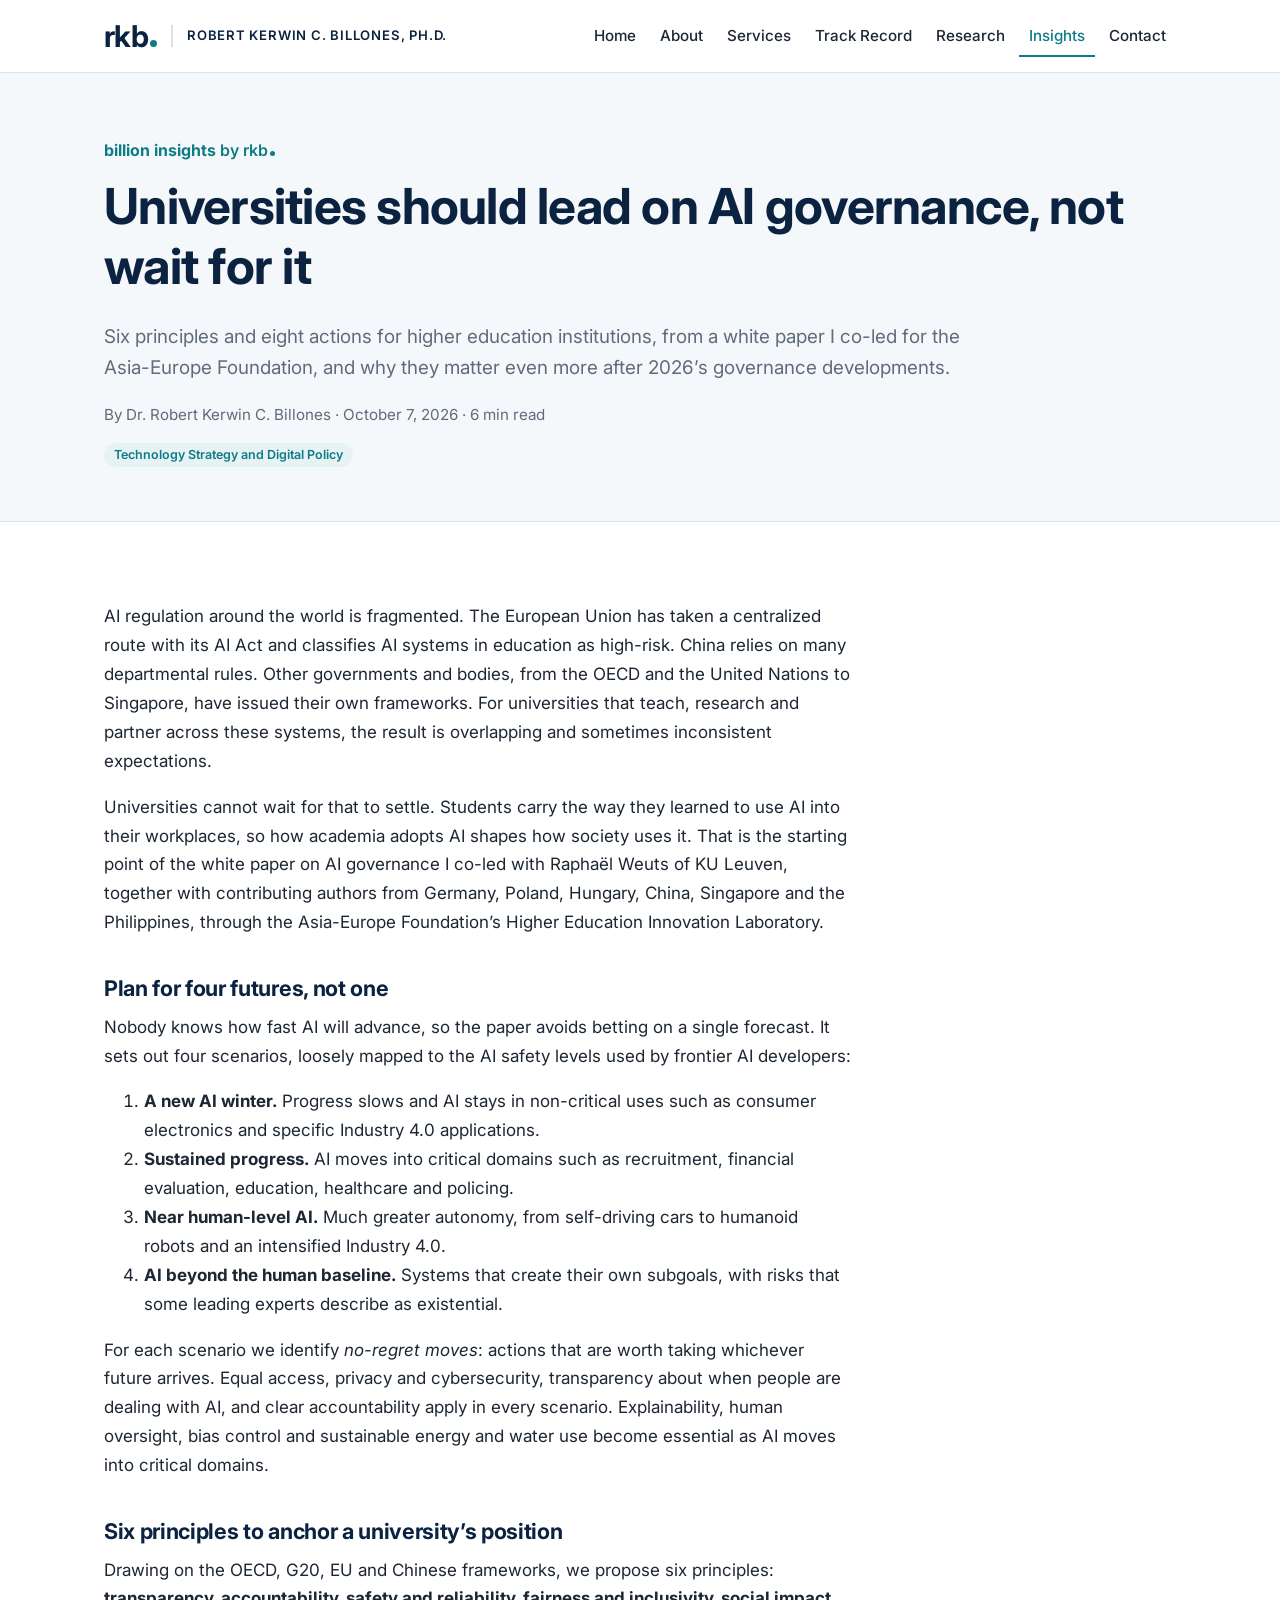
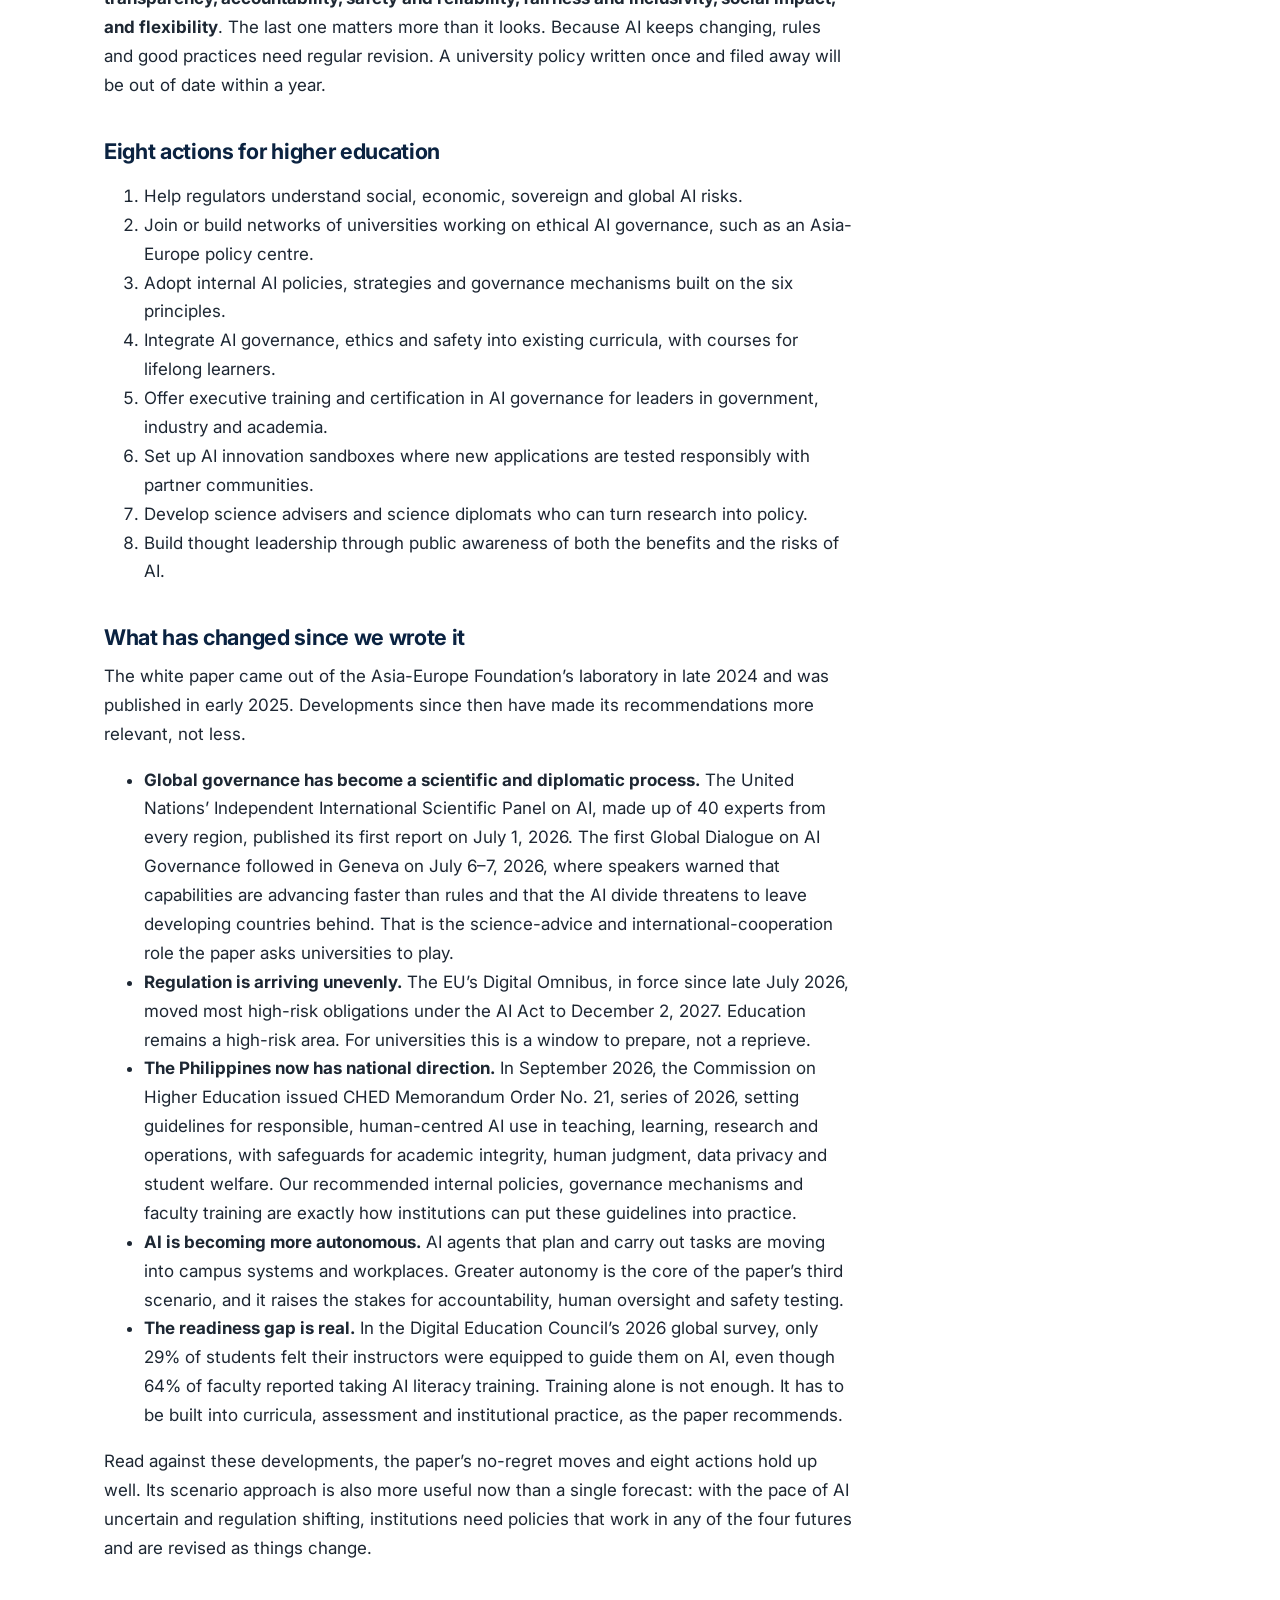
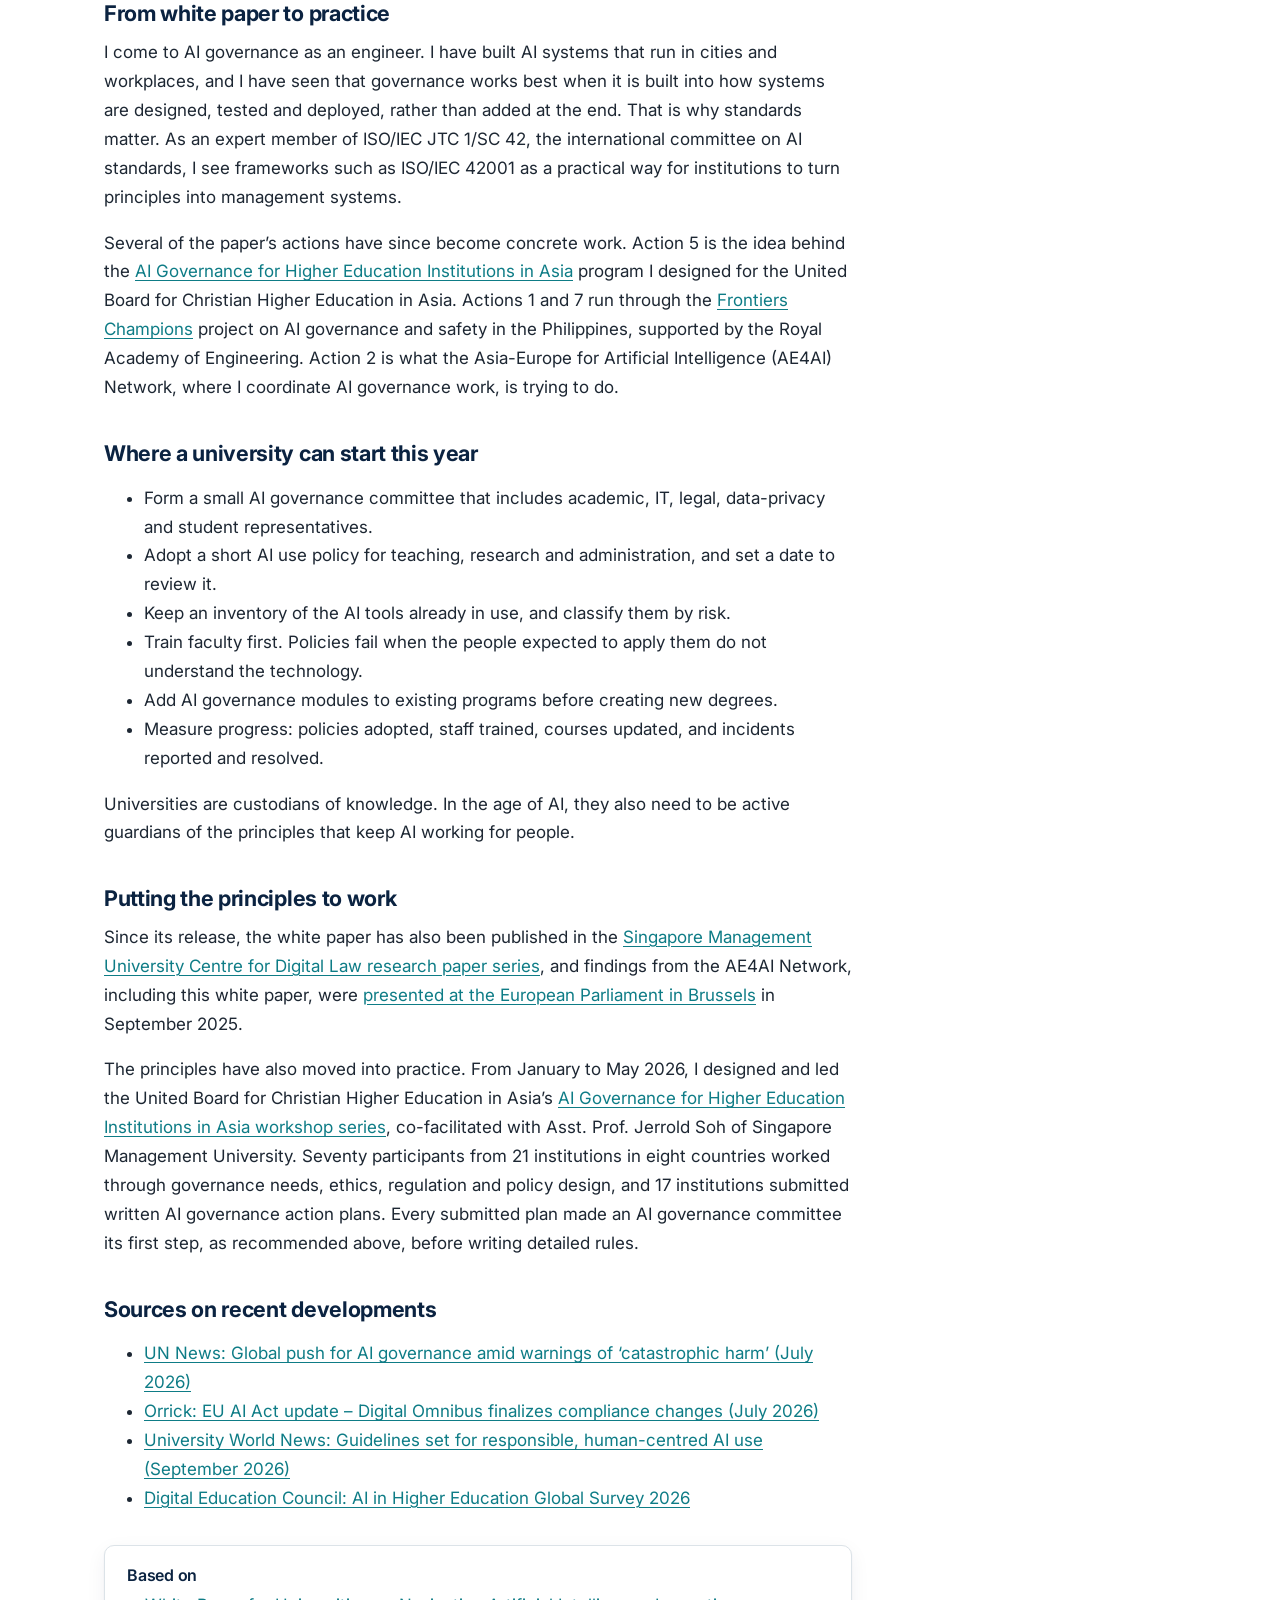
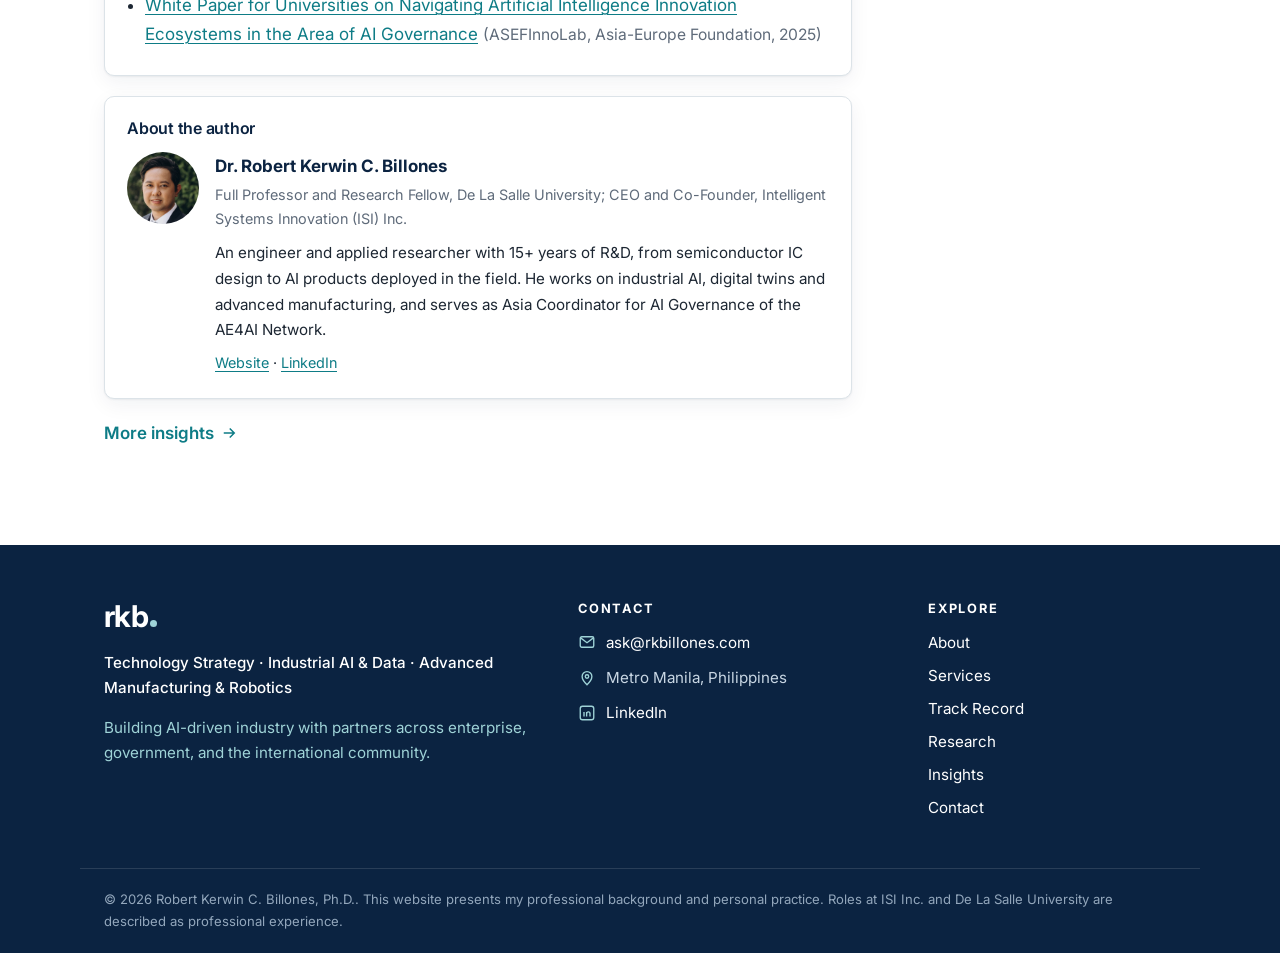
<file: universities-and-ai-governance.html>
<!doctype html>
<html lang="en">
<head>
<meta charset="utf-8">
<meta name="viewport" content="width=device-width, initial-scale=1">
<title>Universities should lead on AI governance | billion insights</title>
<meta name="description" content="Six principles and eight actions for higher education institutions on AI governance, from a white paper for the Asia-Europe Foundation.">
<meta name="author" content="Robert Kerwin C. Billones, Ph.D.">
<link rel="canonical" href="https://rkbillones.com/universities-and-ai-governance.html">
<meta property="og:type" content="article">
<meta property="og:site_name" content="Dr. Robert Kerwin C. Billones">
<meta property="og:title" content="Universities should lead on AI governance | billion insights">
<meta property="og:description" content="Six principles and eight actions for higher education institutions on AI governance, from a white paper for the Asia-Europe Foundation.">
<meta property="og:url" content="https://rkbillones.com/universities-and-ai-governance.html">
<meta property="og:image" content="https://rkbillones.com/assets/og/universities-and-ai-governance.png">
<meta name="twitter:title" content="Universities should lead on AI governance | billion insights">
<meta name="twitter:description" content="Six principles and eight actions for higher education institutions on AI governance, from a white paper for the Asia-Europe Foundation.">
<meta name="twitter:image" content="https://rkbillones.com/assets/og/universities-and-ai-governance.png">
<meta name="twitter:card" content="summary_large_image">
<meta name="theme-color" content="#0B2341">
<link rel="icon" href="assets/favicon.svg" type="image/svg+xml">
<link rel="apple-touch-icon" href="assets/apple-touch-icon.png">
<link rel="preconnect" href="https://fonts.googleapis.com">
<link rel="preconnect" href="https://fonts.gstatic.com" crossorigin>
<link href="https://fonts.googleapis.com/css2?family=Inter:wght@400;500;600;700&display=swap" rel="stylesheet">
<link rel="stylesheet" href="css/style.css">
<script type="application/ld+json">{"@context": "https://schema.org", "@type": "BlogPosting", "headline": "Universities should lead on AI governance, not wait for it", "description": "Six principles and eight actions for higher education institutions, from a white paper I co-led for the Asia-Europe Foundation, and why they matter even more after 2026’s governance developments.", "datePublished": "2026-10-07", "dateModified": "2026-10-07", "url": "https://rkbillones.com/universities-and-ai-governance.html", "mainEntityOfPage": "https://rkbillones.com/universities-and-ai-governance.html", "image": "https://rkbillones.com/assets/og/universities-and-ai-governance.png", "author": [{"@type": "Person", "@id": "https://rkbillones.com/#person", "name": "Robert Kerwin C. Billones", "honorificPrefix": "Dr.", "honorificSuffix": "Ph.D.", "url": "https://rkbillones.com/", "image": "https://rkbillones.com/assets/photo.jpg", "email": "mailto:ask@rkbillones.com", "jobTitle": "Full Professor; CEO and Co-Founder", "worksFor": [{"@type": "CollegeOrUniversity", "name": "De La Salle University"}, {"@type": "Organization", "name": "Intelligent Systems Innovation (ISI) Inc.", "url": "https://isinnovation.com.ph/"}], "alumniOf": [{"@type": "CollegeOrUniversity", "name": "De La Salle University"}, {"@type": "CollegeOrUniversity", "name": "Bulacan State University"}], "knowsAbout": ["Technology strategy", "Industrial AI", "Digital twins", "Advanced manufacturing", "Robotics", "AI governance", "Computer vision"], "address": {"@type": "PostalAddress", "addressLocality": "Metro Manila", "addressCountry": "PH"}, "sameAs": ["https://old.dlsu.edu.ph/colleges/gcoe/academic-departments/manufacturing-engineering-management/faculty-profile/robert-billones/", "https://www.linkedin.com/in/robert-kerwin-billones-70526b146", "https://orcid.org/0009-0006-6923-953X", "https://scholar.google.com/citations?hl=en&user=fT3X9toAAAAJ", "https://www.scopus.com/pages/authors/56771397100", "https://www.researchgate.net/profile/Robert-Kerwin-Billones", "https://dlsu.academia.edu/RobertKerwinBillones"]}], "wordCount": 1356, "publisher": {"@type": "Person", "name": "Robert Kerwin C. Billones", "url": "https://rkbillones.com/"}, "isPartOf": {"@type": "Blog", "name": "billion insights by rkb.", "url": "https://rkbillones.com/insights.html"}, "keywords": ["Technology Strategy and Digital Policy"], "citation": ["https://asef.org/publications/asefinnolab-white-paper-governance/"], "inLanguage": "en"}</script>
<meta property="article:published_time" content="2026-10-07">
<meta property="article:author" content="Dr. Robert Kerwin C. Billones">
</head>
<body>
<a class="skip" href="#main">Skip to content</a>
<header class="site-header">
  <div class="wrap header-inner">
    <a class="brand" href="index.html"><span class="logo " aria-label="rkb."><span class="logo-word">rkb</span><span class="logo-dot"></span></span><span class="brand-name">Robert Kerwin C. Billones, Ph.D.</span></a>
    <button class="nav-toggle" aria-expanded="false" aria-controls="site-nav"><span></span><span></span><span></span><span class="sr">Menu</span></button>
    <nav id="site-nav" class="site-nav" aria-label="Main"><ul><li><a href="index.html">Home</a></li><li><a href="about.html">About</a></li><li><a href="services.html">Services</a></li><li><a href="track-record.html">Track Record</a></li><li><a href="research.html">Research</a></li><li><a href="insights.html" aria-current="page">Insights</a></li><li><a href="contact.html">Contact</a></li></ul></nav>
  </div>
</header>
<main id="main">

<section class="page-hero">
  <div class="wrap">
    <p class="eyebrow"><a href="insights.html" class="bi-mark bi-sm" aria-label="billion insights by rkb.">billion insights&nbsp;<span class="bi-by">by rkb</span><span class="bi-dot"></span></a></p>
    <h1>Universities should lead on AI governance, not wait for it</h1>
    <p class="lead">Six principles and eight actions for higher education institutions, from a white paper I co-led for the Asia-Europe Foundation, and why they matter even more after 2026’s governance developments.</p>
    <p class="byline">By Dr. Robert Kerwin C. Billones · <time>October 7, 2026</time> · 6 min read<span class="views-sep" hidden> · </span><span class="views" data-views="universities-and-ai-governance" data-mode="hit" hidden></span></p>
    <p class="bi-meta"><a class="tag" href="insights.html#str">Technology Strategy and Digital Policy</a></p>
  </div>
</section>
<section class="section">
  <div class="wrap">
    <article class="prose article">
<p>AI regulation around the world is fragmented. The European Union has taken a centralized route with its AI Act and classifies AI systems in education as high-risk. China relies on many departmental rules. Other governments and bodies, from the OECD and the United Nations to Singapore, have issued their own frameworks. For universities that teach, research and partner across these systems, the result is overlapping and sometimes inconsistent expectations.</p>
<p>Universities cannot wait for that to settle. Students carry the way they learned to use AI into their workplaces, so how academia adopts AI shapes how society uses it. That is the starting point of the white paper on AI governance I co-led with Raphaël Weuts of KU Leuven, together with contributing authors from Germany, Poland, Hungary, China, Singapore and the Philippines, through the Asia-Europe Foundation’s Higher Education Innovation Laboratory.</p>

<h2>Plan for four futures, not one</h2>
<p>Nobody knows how fast AI will advance, so the paper avoids betting on a single forecast. It sets out four scenarios, loosely mapped to the AI safety levels used by frontier AI developers:</p>
<ol>
  <li><strong>A new AI winter.</strong> Progress slows and AI stays in non-critical uses such as consumer electronics and specific Industry 4.0 applications.</li>
  <li><strong>Sustained progress.</strong> AI moves into critical domains such as recruitment, financial evaluation, education, healthcare and policing.</li>
  <li><strong>Near human-level AI.</strong> Much greater autonomy, from self-driving cars to humanoid robots and an intensified Industry 4.0.</li>
  <li><strong>AI beyond the human baseline.</strong> Systems that create their own subgoals, with risks that some leading experts describe as existential.</li>
</ol>
<p>For each scenario we identify <em>no-regret moves</em>: actions that are worth taking whichever future arrives. Equal access, privacy and cybersecurity, transparency about when people are dealing with AI, and clear accountability apply in every scenario. Explainability, human oversight, bias control and sustainable energy and water use become essential as AI moves into critical domains.</p>

<h2>Six principles to anchor a university’s position</h2>
<p>Drawing on the OECD, G20, EU and Chinese frameworks, we propose six principles: <strong>transparency, accountability, safety and reliability, fairness and inclusivity, social impact, and flexibility</strong>. The last one matters more than it looks. Because AI keeps changing, rules and good practices need regular revision. A university policy written once and filed away will be out of date within a year.</p>

<h2>Eight actions for higher education</h2>
<ol>
  <li>Help regulators understand social, economic, sovereign and global AI risks.</li>
  <li>Join or build networks of universities working on ethical AI governance, such as an Asia-Europe policy centre.</li>
  <li>Adopt internal AI policies, strategies and governance mechanisms built on the six principles.</li>
  <li>Integrate AI governance, ethics and safety into existing curricula, with courses for lifelong learners.</li>
  <li>Offer executive training and certification in AI governance for leaders in government, industry and academia.</li>
  <li>Set up AI innovation sandboxes where new applications are tested responsibly with partner communities.</li>
  <li>Develop science advisers and science diplomats who can turn research into policy.</li>
  <li>Build thought leadership through public awareness of both the benefits and the risks of AI.</li>
</ol>

<h2>What has changed since we wrote it</h2>
<p>The white paper came out of the Asia-Europe Foundation’s laboratory in late 2024 and was published in early 2025. Developments since then have made its recommendations more relevant, not less.</p>
<ul>
  <li><strong>Global governance has become a scientific and diplomatic process.</strong> The United Nations’ Independent International Scientific Panel on AI, made up of 40 experts from every region, published its first report on July 1, 2026. The first Global Dialogue on AI Governance followed in Geneva on July 6–7, 2026, where speakers warned that capabilities are advancing faster than rules and that the AI divide threatens to leave developing countries behind. That is the science-advice and international-cooperation role the paper asks universities to play.</li>
  <li><strong>Regulation is arriving unevenly.</strong> The EU’s Digital Omnibus, in force since late July 2026, moved most high-risk obligations under the AI Act to December 2, 2027. Education remains a high-risk area. For universities this is a window to prepare, not a reprieve.</li>
  <li><strong>The Philippines now has national direction.</strong> In September 2026, the Commission on Higher Education issued CHED Memorandum Order No. 21, series of 2026, setting guidelines for responsible, human-centred AI use in teaching, learning, research and operations, with safeguards for academic integrity, human judgment, data privacy and student welfare. Our recommended internal policies, governance mechanisms and faculty training are exactly how institutions can put these guidelines into practice.</li>
  <li><strong>AI is becoming more autonomous.</strong> AI agents that plan and carry out tasks are moving into campus systems and workplaces. Greater autonomy is the core of the paper’s third scenario, and it raises the stakes for accountability, human oversight and safety testing.</li>
  <li><strong>The readiness gap is real.</strong> In the Digital Education Council’s 2026 global survey, only 29% of students felt their instructors were equipped to guide them on AI, even though 64% of faculty reported taking AI literacy training. Training alone is not enough. It has to be built into curricula, assessment and institutional practice, as the paper recommends.</li>
</ul>
<p>Read against these developments, the paper’s no-regret moves and eight actions hold up well. Its scenario approach is also more useful now than a single forecast: with the pace of AI uncertain and regulation shifting, institutions need policies that work in any of the four futures and are revised as things change.</p>

<h2>From white paper to practice</h2>
<p>I come to AI governance as an engineer. I have built AI systems that run in cities and workplaces, and I have seen that governance works best when it is built into how systems are designed, tested and deployed, rather than added at the end. That is why standards matter. As an expert member of ISO/IEC JTC 1/SC 42, the international committee on AI standards, I see frameworks such as ISO/IEC 42001 as a practical way for institutions to turn principles into management systems.</p>
<p>Several of the paper’s actions have since become concrete work. Action 5 is the idea behind the <a href="https://unitedboard.org/programs/digital-content-and-programming/ai-governance-for-higher-education-institutions-in-asia/" rel="noopener">AI Governance for Higher Education Institutions in Asia</a> program I designed for the United Board for Christian Higher Education in Asia. Actions 1 and 7 run through the <a href="https://raeng.org.uk/programmes-and-prizes/programmes/international-programmes/frontiers/funding/frontiers-champions/2025-frontiers-champions/" rel="noopener">Frontiers Champions</a> project on AI governance and safety in the Philippines, supported by the Royal Academy of Engineering. Action 2 is what the Asia-Europe for Artificial Intelligence (AE4AI) Network, where I coordinate AI governance work, is trying to do.</p>

<h2>Where a university can start this year</h2>
<ul>
  <li>Form a small AI governance committee that includes academic, IT, legal, data-privacy and student representatives.</li>
  <li>Adopt a short AI use policy for teaching, research and administration, and set a date to review it.</li>
  <li>Keep an inventory of the AI tools already in use, and classify them by risk.</li>
  <li>Train faculty first. Policies fail when the people expected to apply them do not understand the technology.</li>
  <li>Add AI governance modules to existing programs before creating new degrees.</li>
  <li>Measure progress: policies adopted, staff trained, courses updated, and incidents reported and resolved.</li>
</ul>
<p>Universities are custodians of knowledge. In the age of AI, they also need to be active guardians of the principles that keep AI working for people.</p>
<h2>Putting the principles to work</h2>
<p>Since its release, the white paper has also been published in the <a href="https://papers.ssrn.com/sol3/papers.cfm?abstract_id=5419114" rel="noopener">Singapore Management University Centre for Digital Law research paper series</a>, and findings from the AE4AI Network, including this white paper, were <a href="https://johannes-bleher.de/news/2025-09-23-Brussels%20visit/" rel="noopener">presented at the European Parliament in Brussels</a> in September 2025.</p>
<p>The principles have also moved into practice. From January to May 2026, I designed and led the United Board for Christian Higher Education in Asia’s <a href="https://dp.unitedboard.org/our-work/blogs/united-board-launches-ai-governance-for-higher-education-institutions-in-asia-workshop-series-5easyp" rel="noopener">AI Governance for Higher Education Institutions in Asia workshop series</a>, co-facilitated with Asst. Prof. Jerrold Soh of Singapore Management University. Seventy participants from 21 institutions in eight countries worked through governance needs, ethics, regulation and policy design, and 17 institutions submitted written AI governance action plans. Every submitted plan made an AI governance committee its first step, as recommended above, before writing detailed rules.</p>
<h2>Sources on recent developments</h2>
<ul>
  <li><a href="https://news.un.org/en/story/2026/07/1167862" rel="noopener">UN News: Global push for AI governance amid warnings of ‘catastrophic harm’ (July 2026)</a></li>
  <li><a href="https://www.orrick.com/en/Insights/2026/07/EU-AI-Act-Update-Digital-Omnibus-Finalizes-8-Compliance-Changes" rel="noopener">Orrick: EU AI Act update – Digital Omnibus finalizes compliance changes (July 2026)</a></li>
  <li><a href="https://www.universityworldnews.com/post.php?story=20260925120619726" rel="noopener">University World News: Guidelines set for responsible, human-centred AI use (September 2026)</a></li>
  <li><a href="https://www.digitaleducationcouncil.com/resource-library-items/ai-in-higher-education-global-survey-2026" rel="noopener">Digital Education Council: AI in Higher Education Global Survey 2026</a></li>
</ul>

      <aside class="card source">
        <h3>Based on</h3>
        <ul class="src-list"><li><a href="https://asef.org/publications/asefinnolab-white-paper-governance/" rel="noopener">White Paper for Universities on Navigating Artificial Intelligence Innovation Ecosystems in the Area of AI Governance</a> <span class="muted">(ASEFInnoLab, Asia-Europe Foundation, 2025)</span></li></ul>
      </aside>
      <aside class="card authors"><h3>About the author</h3><div class="au"><div class="au-ph"><img src="assets/photo.jpg" alt="Dr. Robert Kerwin C. Billones" width="72" height="72" loading="lazy"></div><div><p class="au-name">Dr. Robert Kerwin C. Billones</p><p class="au-role">Full Professor and Research Fellow, De La Salle University; CEO and Co-Founder, Intelligent Systems Innovation (ISI) Inc.</p><p class="au-bio">An engineer and applied researcher with 15+ years of R&amp;D, from semiconductor IC design to AI products deployed in the field. He works on industrial AI, digital twins and advanced manufacturing, and serves as Asia Coordinator for AI Governance of the AE4AI Network.</p><p class="au-links"><a href="https://rkbillones.com/" rel="noopener">Website</a> · <a href="https://www.linkedin.com/in/robert-kerwin-billones-70526b146" rel="noopener">LinkedIn</a></p></div></div></aside>
      <p><a class="more" href="insights.html">More insights <svg viewBox="0 0 24 24" aria-hidden="true"><path d="M5 12h14M13 6l6 6-6 6"/></svg></a></p>
    </article>
    <script>(function(){var A="https://abacus.jasoncameron.dev",N="rkbillones-com";function show(el,v){if(typeof v!=="number"||v<1)return;el.textContent=v.toLocaleString()+(v===1?" read":" reads");el.hidden=false;var s=el.previousElementSibling;if(s&&s.classList.contains("views-sep"))s.hidden=false}document.querySelectorAll("[data-views]").forEach(function(el){var k=el.dataset.views,mode=el.dataset.mode||"get",seen=false;if(mode==="hit"){try{seen=sessionStorage.getItem("v:"+k)==="1";sessionStorage.setItem("v:"+k,"1")}catch(e){}}fetch(A+"/"+(mode==="hit"&&!seen?"hit":"get")+"/"+N+"/"+k).then(function(r){return r.ok?r.json():null}).then(function(d){if(d)show(el,d.value)}).catch(function(){})})})();</script>
  </div>
</section>
</main>
<footer class="site-footer">
  <div class="wrap footer-grid">
    <div>
      <span class="logo logo-rev" aria-label="rkb."><span class="logo-word">rkb</span><span class="logo-dot"></span></span>
      <p class="footer-desc">Technology Strategy · Industrial AI &amp; Data · Advanced Manufacturing &amp; Robotics</p>
      <p class="footer-tag">Building AI-driven industry with partners across enterprise, government, and the international community.</p>
    </div>
    <div>
      <h2 class="footer-h">Contact</h2>
      <ul class="contact-list">
        <li><svg viewBox="0 0 24 24" aria-hidden="true"><rect x="3" y="5" width="18" height="14" rx="2"/><path d="M3.5 6.5 12 13l8.5-6.5"/></svg><a href="mailto:ask@rkbillones.com">ask@rkbillones.com</a></li>
        <li><svg viewBox="0 0 24 24" aria-hidden="true"><path d="M12 21s-6.5-6.2-6.5-11a6.5 6.5 0 0 1 13 0c0 4.8-6.5 11-6.5 11z"/><circle cx="12" cy="10" r="2.3"/></svg><span>Metro Manila, Philippines</span></li>
        <li><svg viewBox="0 0 24 24" aria-hidden="true"><rect x="3" y="3" width="18" height="18" rx="3"/><path d="M8 10.5v6M8 7.6v.1M11.5 16.5v-6M11.5 13c0-1.7 1-2.6 2.4-2.6s2.1.9 2.1 2.6v3.5"/></svg><a href="https://www.linkedin.com/in/robert-kerwin-billones-70526b146" rel="noopener">LinkedIn</a></li>
      </ul>
    </div>
    <div>
      <h2 class="footer-h">Explore</h2>
      <ul class="footer-nav"><li><a href="about.html">About</a></li><li><a href="services.html">Services</a></li><li><a href="track-record.html">Track Record</a></li><li><a href="research.html">Research</a></li><li><a href="insights.html">Insights</a></li><li><a href="contact.html">Contact</a></li></ul>
    </div>
  </div>
  <div class="wrap footer-base">
    <p>&copy; <span id="yr">2026</span> Robert Kerwin C. Billones, Ph.D.. This website presents my professional background and personal practice. Roles at ISI Inc. and De La Salle University are described as professional experience.</p>
  </div>
</footer>
<script>
(function(){var b=document.querySelector('.nav-toggle'),n=document.getElementById('site-nav');
b.addEventListener('click',function(){var o=n.classList.toggle('open');b.setAttribute('aria-expanded',o)});
document.getElementById('yr').textContent=new Date().getFullYear();})();
</script>
</body>
</html>
</file>
<file: css/style.css>
/* rkbillones.com – brand: Deep Navy #0B2341, Signal Teal #0E7C86, Mist #E6F2F3, Inter */
:root {
  --navy: #0B2341;
  --navy-2: #13325A;
  --teal: #0E7C86;
  --teal-d: #0A6169;
  --mint: #9FD3D7;
  --mist: #E6F2F3;
  --ink: #1D2733;
  --grey: #5F6B7A;
  --line: #DCE3E8;
  --bg: #FFFFFF;
  --bg-alt: #F5F8FA;
  --radius: 10px;
  --wrap: 1120px;
  --shadow: 0 1px 2px rgba(11, 35, 65, .06), 0 6px 20px rgba(11, 35, 65, .06);
}
* { box-sizing: border-box; }
html { scroll-behavior: smooth; -webkit-text-size-adjust: 100%; }
body {
  margin: 0; background: var(--bg); color: var(--ink);
  font: 400 17px/1.65 Inter, system-ui, -apple-system, "Segoe UI", Roboto, Arial, sans-serif;
  -webkit-font-smoothing: antialiased;
}
img, svg { max-width: 100%; }
a { color: var(--teal); text-decoration-thickness: 1px; text-underline-offset: 3px; }
a:hover { color: var(--teal-d); }
h1, h2, h3 { color: var(--navy); line-height: 1.2; letter-spacing: -0.015em; margin: 0 0 .5em; }
h1 { font-size: clamp(2rem, 4.2vw, 3.1rem); font-weight: 700; }
h2 { font-size: clamp(1.45rem, 2.6vw, 2rem); font-weight: 700; }
h3 { font-size: 1.12rem; font-weight: 600; }
p { margin: 0 0 1em; }
.wrap { max-width: var(--wrap); margin: 0 auto; padding: 0 24px; }
.sr, .skip { position: absolute; left: -9999px; }
.skip:focus { left: 16px; top: 12px; z-index: 100; background: var(--navy); color: #fff; padding: 8px 14px; border-radius: 6px; }
:focus-visible { outline: 3px solid var(--teal); outline-offset: 3px; }

/* Logo */
.logo { display: inline-flex; align-items: flex-end; font-weight: 700; color: var(--navy); letter-spacing: -0.04em; line-height: 1; }
.logo-word { font-size: 30px; }
.logo-dot { width: 7px; height: 7px; border-radius: 50%; background: var(--teal); margin: 0 0 4px 2px; }
.logo-rev { color: #fff; }
.logo-rev .logo-dot { background: var(--mint); }
.logo-xl .logo-word { font-size: 96px; }
.logo-xl .logo-dot { width: 22px; height: 22px; margin-bottom: 12px; margin-left: 5px; }

/* Header */
.site-header { position: sticky; top: 0; z-index: 50; background: rgba(255,255,255,.94); backdrop-filter: blur(8px); border-bottom: 1px solid var(--line); }
.header-inner { display: flex; align-items: center; justify-content: space-between; height: 72px; gap: 16px; }
.brand { display: flex; align-items: center; gap: 14px; text-decoration: none; }
.brand-name { font-size: .82rem; font-weight: 600; color: var(--navy); letter-spacing: .06em; text-transform: uppercase; padding-left: 14px; border-left: 2px solid var(--line); }
.site-nav ul { display: flex; gap: 4px; list-style: none; margin: 0; padding: 0; }
.site-nav a { display: block; white-space: nowrap; padding: 8px 10px; border-radius: 6px; color: var(--ink); text-decoration: none; font-size: .95rem; font-weight: 500; }
.site-nav a:hover { background: var(--mist); color: var(--navy); }
.site-nav a[aria-current="page"] { color: var(--teal); box-shadow: inset 0 -2px 0 var(--teal); border-radius: 0; }
.nav-toggle { display: none; background: none; border: 0; padding: 10px; cursor: pointer; }
.nav-toggle span:not(.sr) { display: block; width: 22px; height: 2px; background: var(--navy); margin: 5px 0; border-radius: 2px; }

/* Buttons */
.btn { display: inline-flex; align-items: center; gap: 10px; padding: 13px 22px; border-radius: 8px; font-weight: 600; font-size: 1rem; text-decoration: none; border: 2px solid transparent; transition: background .15s, color .15s, border-color .15s; }
.btn svg { width: 20px; height: 20px; fill: none; stroke: currentColor; stroke-width: 1.8; }
.btn-primary { background: var(--teal); color: #fff; }
.btn-primary:hover { background: var(--teal-d); color: #fff; }
.btn-ghost { border-color: var(--navy); color: var(--navy); }
.btn-ghost:hover { background: var(--navy); color: #fff; }
.actions { display: flex; flex-wrap: wrap; gap: 12px; margin-top: 28px; }
.more { display: inline-flex; align-items: center; gap: 6px; font-weight: 600; text-decoration: none; }
.more svg { width: 18px; height: 18px; fill: none; stroke: currentColor; stroke-width: 2; transition: transform .15s; }
.more:hover svg { transform: translateX(3px); }
.more-light { color: var(--mint); }
.more-light:hover { color: #fff; }

/* Eyebrow + lead */
.eyebrow { font-size: .8rem; font-weight: 600; letter-spacing: .14em; text-transform: uppercase; color: var(--teal); margin-bottom: 14px; }
.eyebrow-light { color: var(--mint); }
.lead { font-size: 1.18rem; color: var(--grey); max-width: 46em; }
.lead-sm { font-size: 1.06rem; color: var(--grey); }
.note { font-size: .9rem; color: var(--grey); margin-top: 16px; }

/* Hero */
.hero { padding: 72px 0 56px; background: linear-gradient(180deg, #fff 0%, var(--bg-alt) 100%); border-bottom: 1px solid var(--line); }
.hero-grid { display: grid; grid-template-columns: 1.25fr .75fr; gap: 48px; align-items: center; }
.hero h1 { max-width: 15em; }
.network { width: 100%; height: auto; }
.network .edges line { stroke: var(--teal); stroke-width: 2; opacity: .55; }
.network .nodes circle { fill: var(--mint); }
.network .nodes circle.hub { fill: var(--navy); }
.page-hero { padding: 64px 0 40px; background: var(--bg-alt); border-bottom: 1px solid var(--line); }

/* Stats */
.stats { background: var(--navy); color: #fff; }
.stats-grid { display: grid; grid-template-columns: repeat(4, 1fr); }
.stat { padding: 30px 20px; border-left: 1px solid rgba(255,255,255,.12); }
.stat:first-child { border-left: 0; padding-left: 0; }
.stat-n { display: block; font-size: 2.4rem; font-weight: 700; letter-spacing: -0.02em; color: #fff; }
.stat-l { display: block; font-size: .92rem; color: var(--mint); line-height: 1.45; }

/* Sections */
.section { padding: 80px 0; }
.section.alt { background: var(--bg-alt); }
.section-head { margin-bottom: 36px; }
.band { background: var(--navy); color: #DCE7F0; }
.band h2 { color: #fff; }
.split { display: grid; grid-template-columns: .9fr 1.1fr; gap: 56px; align-items: start; }

/* Cards */
.card { background: #fff; border: 1px solid var(--line); border-radius: var(--radius); padding: 28px; box-shadow: var(--shadow); }
.grid-4 { display: grid; grid-template-columns: repeat(4, 1fr); gap: 20px; }
.svc { display: flex; flex-direction: column; }
.svc p { color: var(--grey); font-size: .97rem; flex: 1; }
.svc-icon { width: 48px; height: 48px; border-radius: 10px; background: var(--mist); display: grid; place-items: center; margin-bottom: 18px; }
.svc-icon svg { width: 28px; height: 28px; fill: none; stroke: var(--teal); stroke-width: 2.2; stroke-linecap: round; stroke-linejoin: round; }
.svc-icon-lg { width: 64px; height: 64px; }
.svc-icon-lg svg { width: 36px; height: 36px; }

/* Credentials */
.cred-grid { list-style: none; margin: 0; padding: 0; display: grid; grid-template-columns: repeat(3, 1fr); gap: 0; border-top: 1px solid var(--line); }
.cred-grid li { padding: 22px 24px 22px 0; border-bottom: 1px solid var(--line); }
.cred-grid strong { display: block; color: var(--navy); margin-bottom: 4px; }
.cred-grid span { color: var(--grey); font-size: .95rem; }

/* CTA */
.cta { background: var(--mist); padding: 56px 0; }
.cta-inner { display: flex; align-items: center; justify-content: space-between; gap: 24px; flex-wrap: wrap; }
.cta h2 { margin: 0; }

/* About */
.about-grid { display: grid; grid-template-columns: 320px 1fr; gap: 56px; align-items: start; }
.portrait { margin: 0; position: sticky; top: 100px; }
.portrait-ph { width: 100%; aspect-ratio: 1; border-radius: 14px; object-fit: cover; }
.portrait-ph { background: var(--mist); display: grid; place-items: center; }
.portrait img { width: 100%; aspect-ratio: 4 / 5; border-radius: 14px; object-fit: cover; display: block; }
.prose { max-width: 44em; }
.prose h2 { font-size: 1.35rem; margin-top: 1.8em; }
.plain { padding-left: 1.1em; }
.plain li { margin-bottom: .5em; }

/* Services */
.stack { display: grid; gap: 28px; }
.svc-block { display: grid; grid-template-columns: 64px 1fr; gap: 28px; padding: 36px; border: 1px solid var(--line); border-radius: var(--radius); scroll-margin-top: 96px; }
.two-col { display: grid; grid-template-columns: 1fr 1fr; gap: 36px; margin-top: 18px; }
.two-col.wide { grid-template-columns: 1.6fr 1fr; gap: 56px; }
.ticks { list-style: none; padding: 0; margin: 0 0 1.4em; }
.ticks li { position: relative; padding-left: 26px; margin-bottom: .6em; }
.ticks li::before { content: ""; position: absolute; left: 2px; top: .62em; width: 12px; height: 2px; background: var(--teal); }
.steps { list-style: none; padding: 0; margin: 0; display: grid; grid-template-columns: repeat(5, 1fr); gap: 16px; counter-reset: s; }
.steps li { background: #fff; border: 1px solid var(--line); border-radius: var(--radius); padding: 22px; }
.step-n { display: grid; place-items: center; width: 34px; height: 34px; border-radius: 50%; background: var(--navy); color: #fff; font-weight: 700; margin-bottom: 12px; }
.steps strong { display: block; color: var(--navy); }
.steps span:last-child { color: var(--grey); font-size: .93rem; }

/* Tables */
.table-wrap { overflow-x: auto; border: 1px solid var(--line); border-radius: var(--radius); background: #fff; }
table { width: 100%; border-collapse: collapse; font-size: .95rem; }
th { text-align: left; background: var(--navy); color: #fff; font-weight: 600; padding: 12px 16px; white-space: nowrap; }
td { padding: 14px 16px; border-top: 1px solid var(--line); vertical-align: top; }
tbody tr:nth-child(even) td { background: #FAFCFD; }
td .sub { display: block; color: var(--grey); font-size: .88rem; margin-top: 3px; }
.nowrap { white-space: nowrap; }

/* Insights + contact */
.side h3 { margin-bottom: 12px; }
.links { list-style: none; padding: 0; margin: 0; }
.links li { border-bottom: 1px solid var(--line); }
.links a { display: flex; justify-content: space-between; align-items: center; padding: 12px 0; text-decoration: none; font-weight: 600; }
.links svg { width: 18px; height: 18px; fill: none; stroke: currentColor; stroke-width: 2; }
.contact-grid { display: grid; grid-template-columns: repeat(3, 1fr); gap: 20px; margin-bottom: 28px; }
.contact-card { display: flex; flex-direction: column; gap: 4px; text-decoration: none; color: var(--ink); transition: border-color .15s, transform .15s; }
a.contact-card:hover { border-color: var(--teal); transform: translateY(-2px); color: var(--ink); }
.contact-card svg { width: 30px; height: 30px; fill: none; stroke: var(--teal); stroke-width: 1.8; margin-bottom: 10px; }
.cc-l { font-size: .8rem; font-weight: 600; letter-spacing: .1em; text-transform: uppercase; color: var(--grey); }
.cc-v { font-weight: 600; color: var(--navy); word-break: break-word; }
.inquiry h2 { font-size: 1.3rem; }

/* Footer */
.site-footer { background: var(--navy); color: #C8D6E3; padding: 56px 0 0; font-size: .95rem; }
.footer-grid { display: grid; grid-template-columns: 1.4fr 1fr .8fr; gap: 40px; padding-bottom: 40px; }
.footer-desc { margin-top: 16px; color: #fff; font-weight: 500; }
.footer-tag { color: var(--mint); }
.footer-h { color: #fff; font-size: .8rem; letter-spacing: .14em; text-transform: uppercase; margin-bottom: 14px; }
.contact-list, .footer-nav { list-style: none; margin: 0; padding: 0; }
.contact-list li { display: flex; align-items: center; gap: 10px; margin-bottom: 10px; }
.contact-list svg { width: 18px; height: 18px; flex: none; fill: none; stroke: var(--mint); stroke-width: 1.8; }
.footer-nav li { margin-bottom: 8px; }
.site-footer a { color: #fff; text-decoration: none; }
.site-footer a:hover { color: var(--mint); text-decoration: underline; }
.footer-base { border-top: 1px solid rgba(255,255,255,.12); padding: 20px 24px; font-size: .82rem; color: #93A7BC; }
.footer-base p { margin: 0; }

/* Responsive */
@media (max-width: 1000px) {
  .grid-4, .contact-grid { grid-template-columns: repeat(2, 1fr); }
  .steps { grid-template-columns: repeat(2, 1fr); }
  .cred-grid { grid-template-columns: repeat(2, 1fr); }
  .brand-name { display: none; }
}
@media (max-width: 820px) {
  .nav-toggle { display: block; }
  .site-nav { position: absolute; top: 72px; left: 0; right: 0; background: #fff; border-bottom: 1px solid var(--line); display: none; }
  .site-nav.open { display: block; }
  .site-nav ul { flex-direction: column; padding: 8px 16px 16px; }
  .site-nav a[aria-current="page"] { box-shadow: inset 3px 0 0 var(--teal); }
  .hero-grid, .split, .about-grid, .two-col, .two-col.wide { grid-template-columns: 1fr; gap: 32px; }
  .hero-art { max-width: 300px; }
  .stats-grid { grid-template-columns: repeat(2, 1fr); }
  .stat { padding: 22px 16px; border-left: 0; }
  .stat:first-child { padding-left: 16px; }
  .portrait { position: static; max-width: 260px; }
  .svc-block { grid-template-columns: 1fr; padding: 26px; gap: 14px; }
  .footer-grid { grid-template-columns: 1fr; }
  .section { padding: 56px 0; }
}
@media (max-width: 520px) {
  body { font-size: 16px; }
  .wrap { padding: 0 16px; }
  .grid-4, .contact-grid, .steps, .cred-grid { grid-template-columns: 1fr; }
  .hero { padding: 48px 0 40px; }
}
.muted { color: var(--grey); font-size: .92em; }
.press a { color: var(--teal); }
.card.side { align-self: start; }
.article-list { list-style: none; padding: 0; margin: 0 0 8px; display: grid; gap: 14px; }
.article-list li { border: 1px solid var(--line); border-radius: var(--radius); padding: 16px 18px; background: #fff; display: grid; gap: 4px; }
.article-list a { text-decoration: none; }
.article-list strong { font-size: 1.05rem; }
.byline { color: var(--grey); font-size: .95rem; margin-top: 10px; }
.eyebrow a { color: inherit; text-decoration: none; }
.article p, .article li { line-height: 1.7; }
.article .source { margin: 32px 0 20px; padding: 20px 22px; }
.article .source h3 { margin: 0 0 6px; font-size: 1rem; }
.article .src-list { margin: 0; padding-left: 18px; }
.article .src-list li { margin: 6px 0; }
.bi-head { margin: 0 0 18px; }
.bi-head p { margin: 4px 0 0; }
.bi-mark { font-weight: 700; font-size: 1.9rem; letter-spacing: -0.02em; color: var(--navy); text-transform: lowercase; display: inline-flex; align-items: baseline; text-decoration: none; }
.bi-mark.bi-sm { font-size: 1rem; letter-spacing: 0; }
.bi-dot { width: .32em; height: .32em; border-radius: 50%; background: var(--teal); display: inline-block; margin-left: .12em; }
.portrait img { aspect-ratio: auto; height: auto; object-fit: contain; }
.bi-filter { display: flex; flex-wrap: wrap; gap: 8px; margin: 0 0 16px; }
.chip { font: inherit; font-size: .88rem; border: 1px solid var(--line); background: #fff; color: var(--ink); border-radius: 999px; padding: 6px 14px; cursor: pointer; }
.chip:hover { border-color: var(--teal); }
.chip.is-on { background: var(--navy); border-color: var(--navy); color: #fff; }
.bi-meta { display: flex; flex-wrap: wrap; gap: 6px 10px; align-items: center; color: var(--grey); font-size: .88rem; }
.tag { display: inline-block; font-size: .78rem; font-weight: 600; color: var(--teal); background: var(--mist); border-radius: 999px; padding: 2px 10px; text-decoration: none; }
.page-hero .bi-meta { margin-top: 10px; }
.related { margin-top: 22px; padding-top: 16px; border-top: 1px solid var(--line); }
.related h3 { display: flex; align-items: baseline; gap: 8px; }
[hidden] { display: none !important; }
.bi-by { font-weight: 600; color: var(--teal); }
.bi-tag { margin: 4px 0 0; color: var(--grey); font-size: 1rem; }

/* media feature (track record) */
.media-feature { margin-top: 36px; }
.media-figs { display: grid; grid-template-columns: 1.92fr 1.45fr; gap: 16px; align-items: start; }
.media-figs figure { margin: 0; }
.media-figs img { width: 100%; height: auto; border-radius: 12px; display: block; }
.media-cap { margin-top: 12px; font-size: .95rem; color: var(--grey); max-width: 70ch; }
.media-cap a { color: var(--teal); }
@media (max-width: 720px) { .media-figs { grid-template-columns: 1fr; } }
/* insights hero mark + contact inquiries */
.bi-hero { font-size: inherit; }
.inq-grid { list-style: none; padding: 0; margin: 0; display: grid; grid-template-columns: repeat(2, 1fr); gap: 16px; }
.inq-grid li { background: #fff; border: 1px solid var(--line, #e3e8ee); border-radius: 12px; padding: 20px; display: flex; flex-direction: column; gap: 6px; }
.inq-links { margin: auto 0 0; padding-top: 6px; font-size: .9rem; }
.inq-grid strong { font-size: 1.05rem; }
.inq-grid span { color: var(--grey); }
.inq-grid a { color: var(--teal); }
@media (max-width: 720px) { .inq-grid { grid-template-columns: 1fr; } }

@media (max-width: 1120px) { .brand-name { display: none; } }
/* article authors */
.article .authors { margin: 20px 0; padding: 22px; }
.article .authors h3 { margin: 0 0 14px; font-size: 1rem; }
.au { display: grid; grid-template-columns: 72px 1fr; gap: 16px; align-items: start; }
.au + .au { margin-top: 18px; padding-top: 18px; border-top: 1px solid var(--line); }
.au-ph img, .au-initials { width: 72px; height: 72px; border-radius: 50%; object-fit: cover; object-position: top; display: block; }
.au-initials { background: var(--mist); color: var(--navy); display: grid; place-items: center; font-weight: 700; }
.au p { margin: 0; }
.au-name { font-weight: 700; color: var(--navy); }
.au-role { font-size: .9rem; color: var(--grey); margin-top: 2px !important; }
.au-bio { font-size: .95rem; margin-top: 8px !important; }
.au-links { font-size: .9rem; margin-top: 8px !important; }
.au-links a { color: var(--teal); }
@media (max-width: 520px) { .au { grid-template-columns: 56px 1fr; } .au-ph img, .au-initials { width: 56px; height: 56px; } }
</file>
